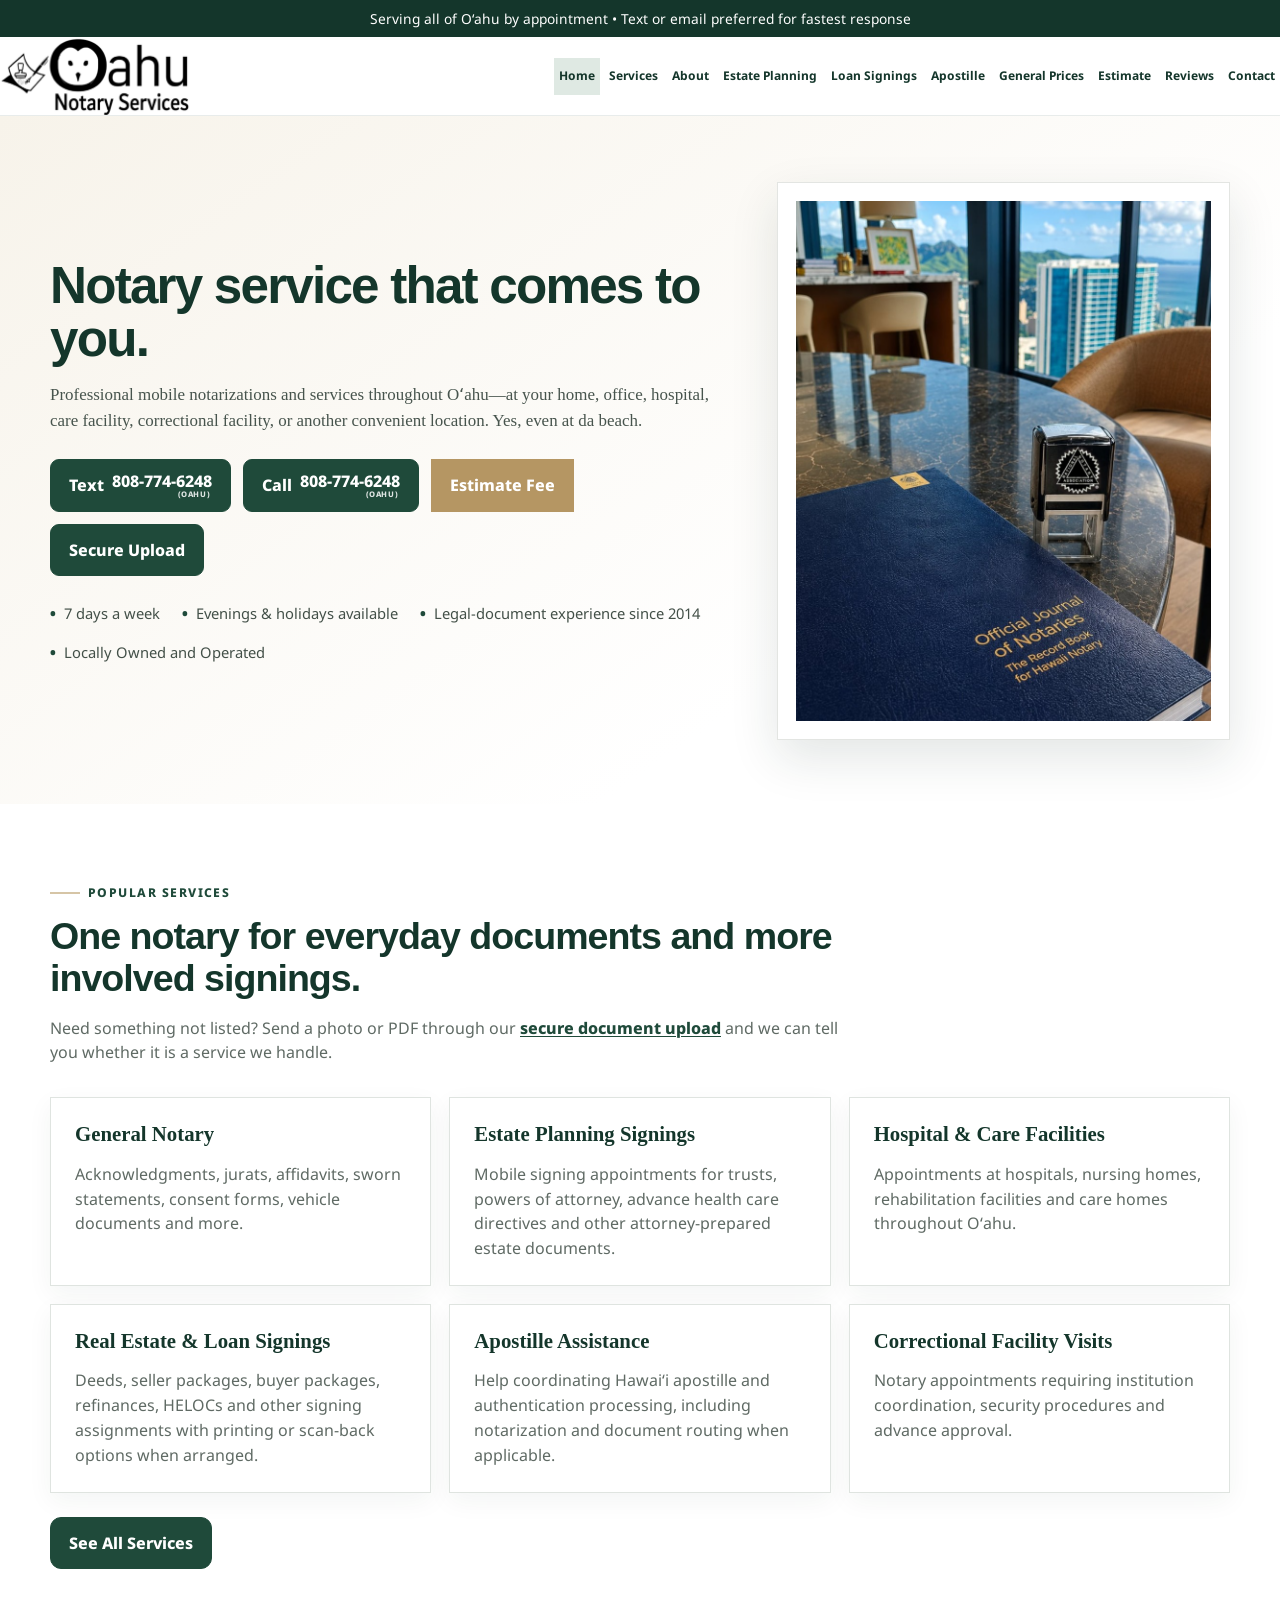
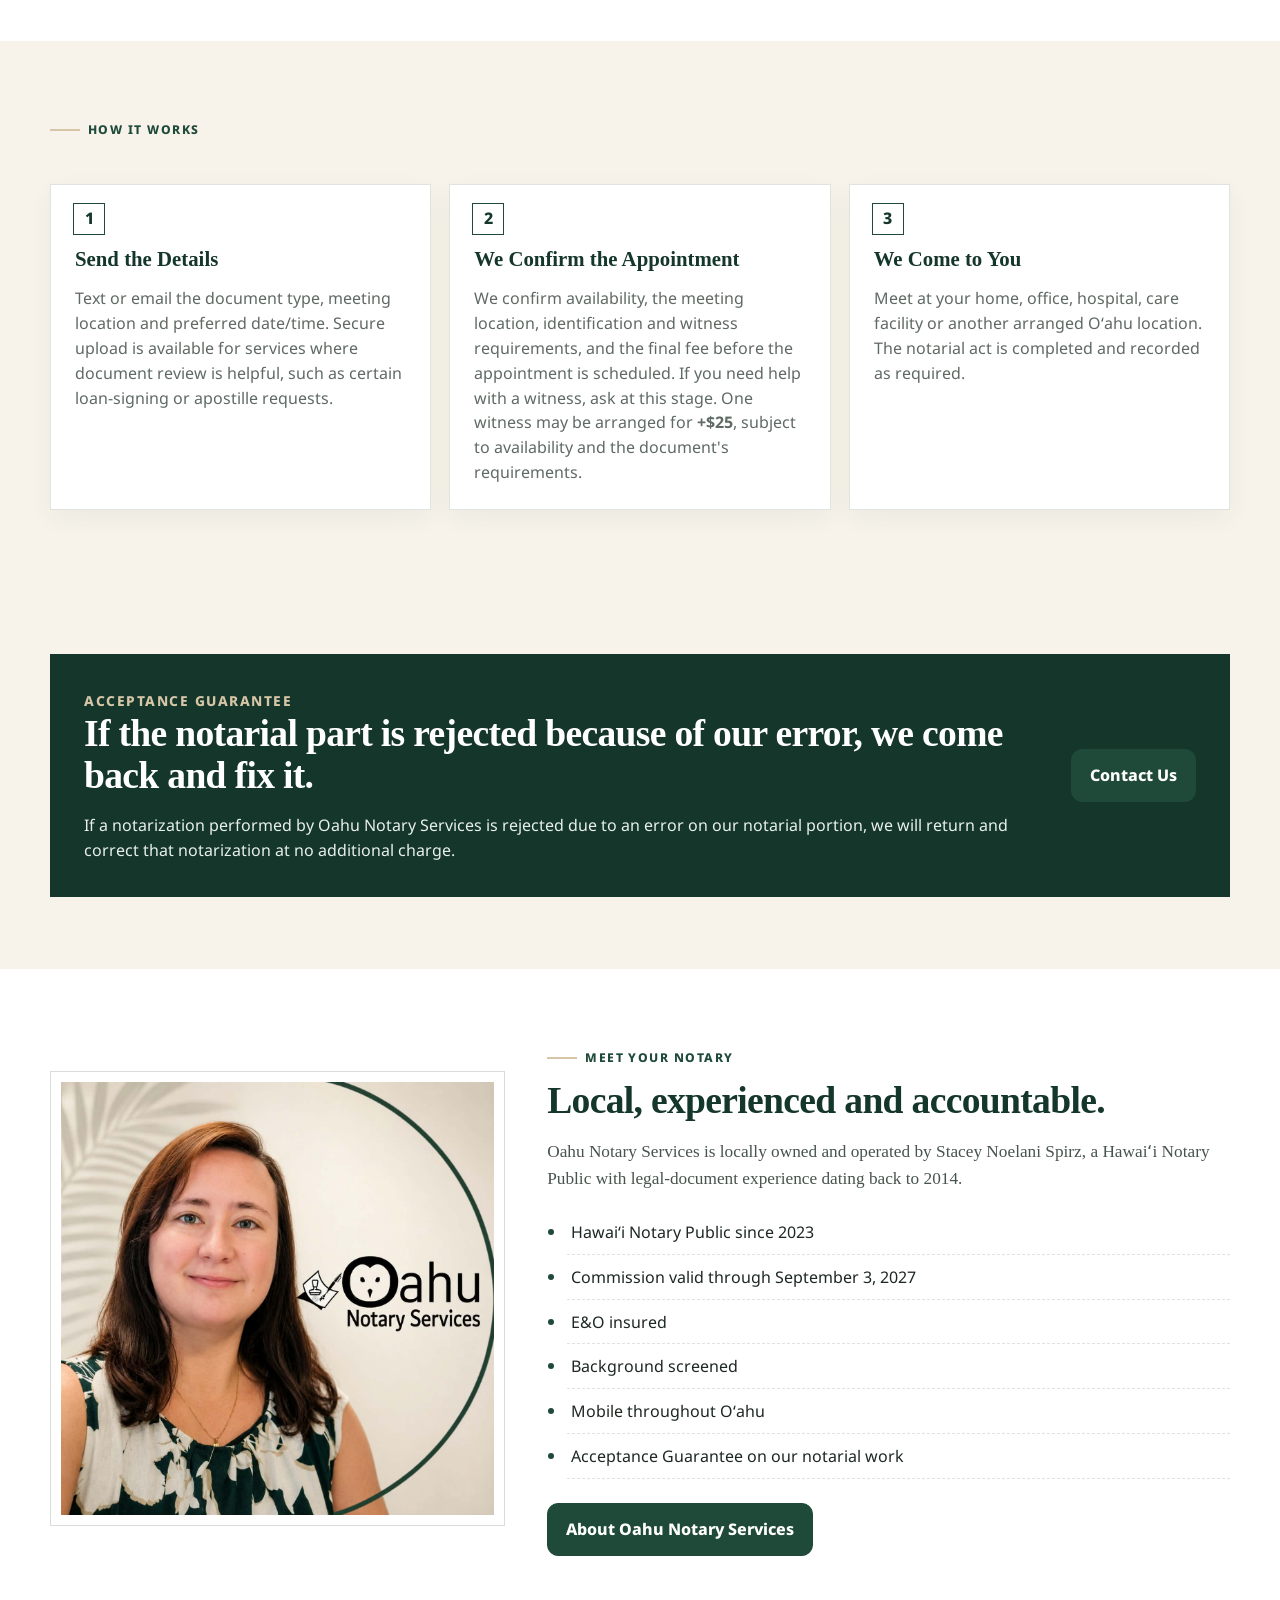
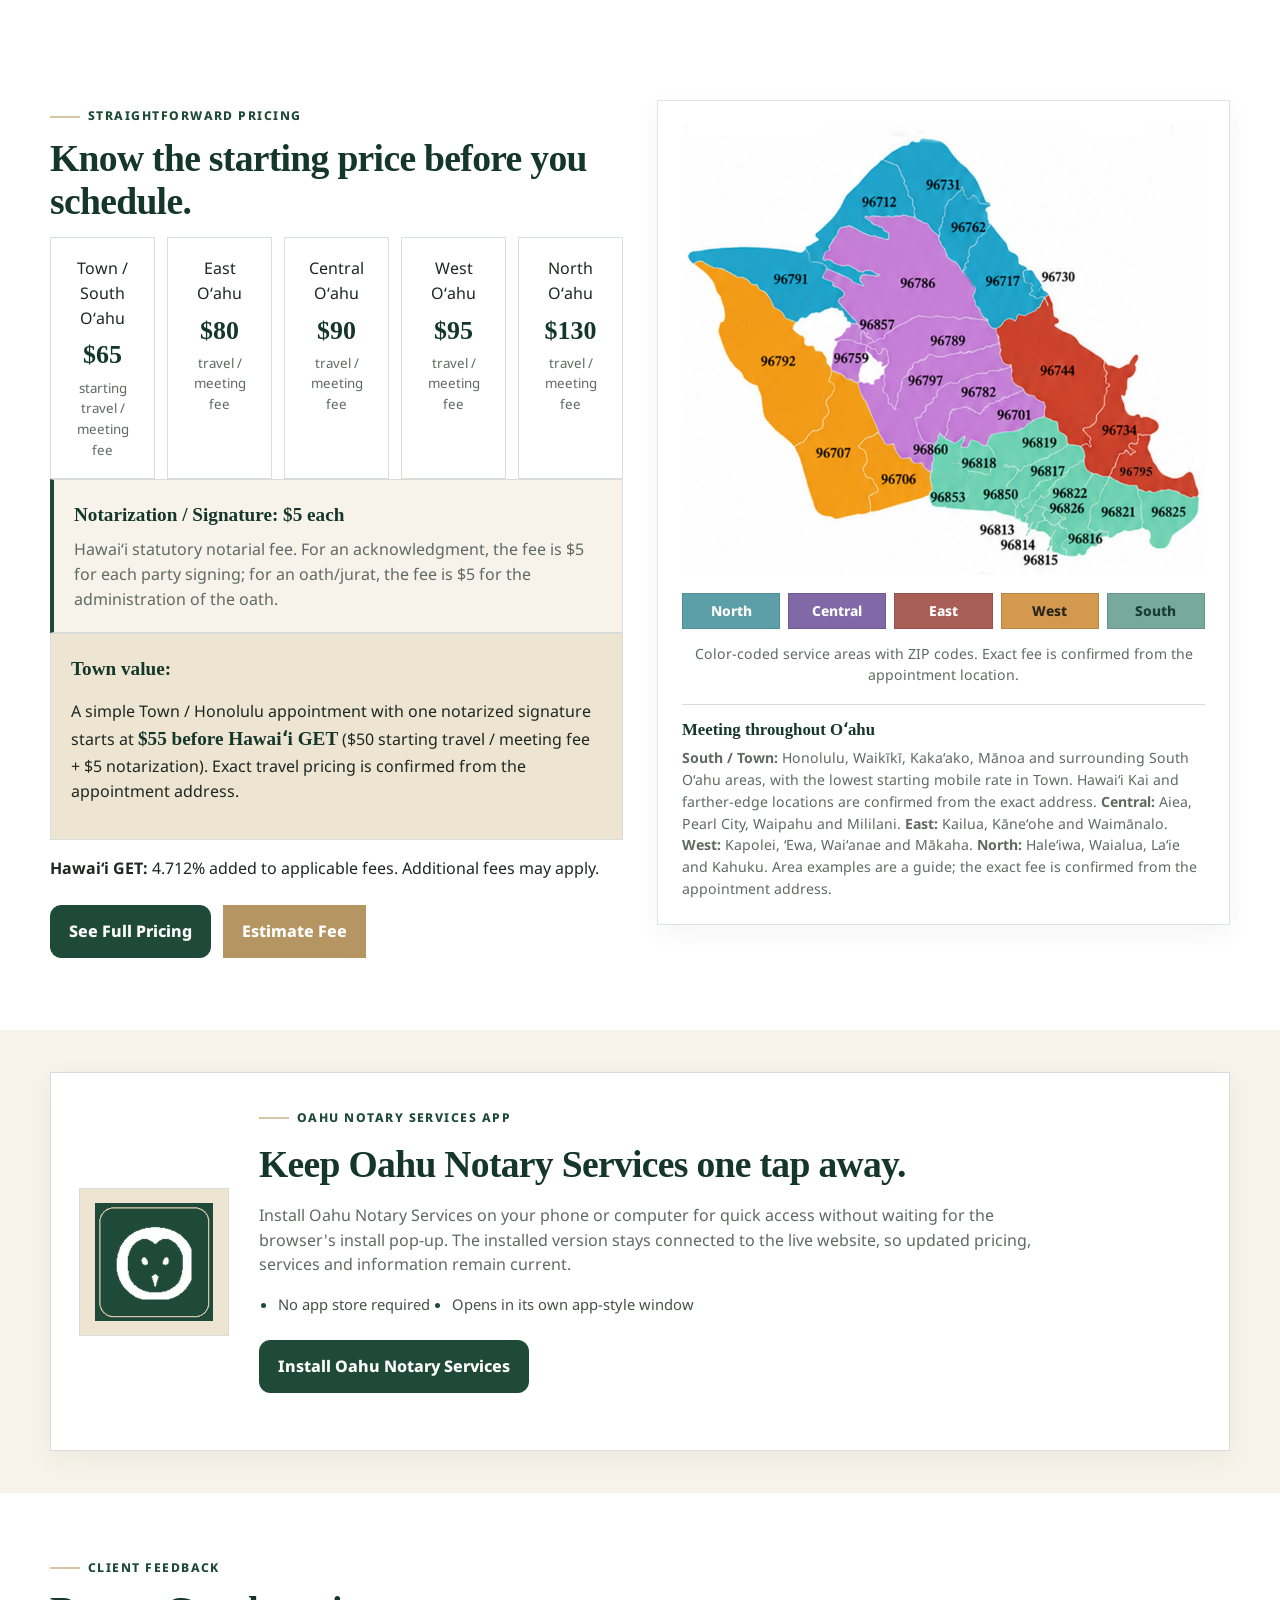
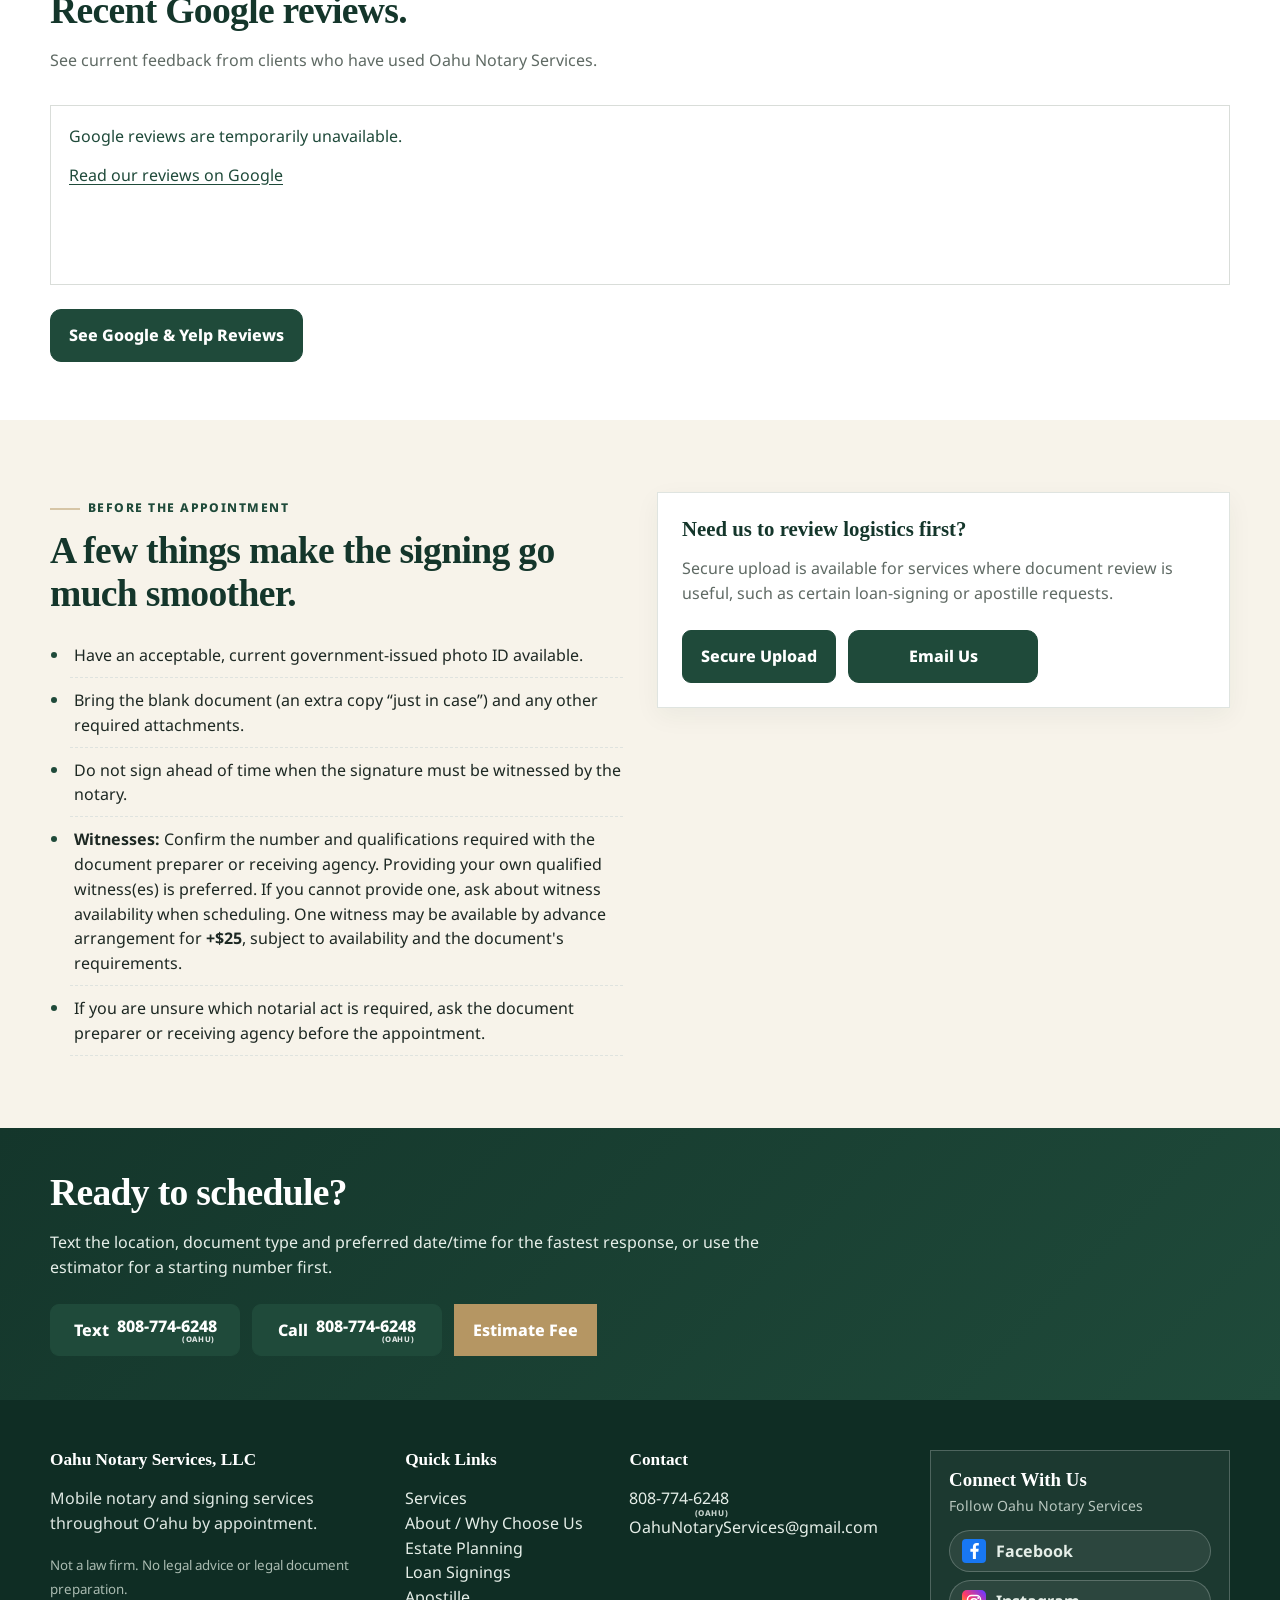
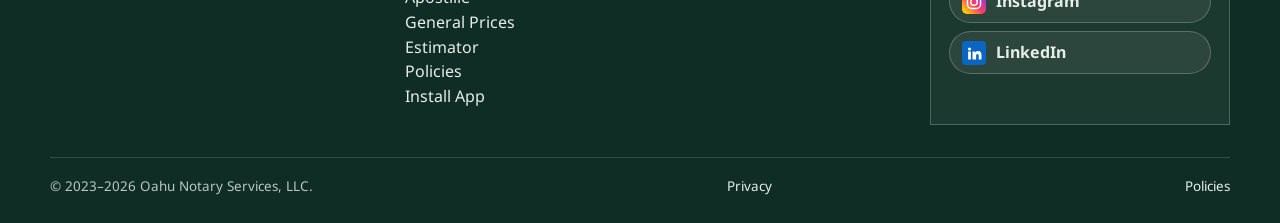
<file: index.html>
<!DOCTYPE html>

<html lang="en"><head><meta charset="utf-8"/><meta content="width=device-width,initial-scale=1" name="viewport"/>
<title>Oahu Notary Services | Mobile Notary on Oʻahu</title><meta content="Professional mobile notarizations and signing services throughout Oʻahu. Homes, offices, hospitals, care facilities, correctional facilities and convenient meeting locations. Call or text 808-774-6248." name="description"/><link href="https://www.oahunotaryservices.com/" rel="canonical"/><meta content="#1f4a3a" name="theme-color"/>
<link href="favicon.ico?v=20261013d" rel="icon" sizes="any"/>
<link href="assets/img/favicon-32.png?v=20261013d" rel="icon" sizes="32x32" type="image/png"/>
<link href="assets/img/favicon-16.png?v=20261013d" rel="icon" sizes="16x16" type="image/png"/>
<link href="assets/img/apple-touch-icon.png?v=20261013d" rel="apple-touch-icon" sizes="180x180"/>
<link href="manifest.webmanifest?v=20261013d" rel="manifest"/>
<meta content="Oahu Notary Services" name="application-name"/>
<meta content="Oahu Notary Services" name="apple-mobile-web-app-title"/>
<meta content="#1F4A3A" name="msapplication-TileColor"/>
<meta content="assets/img/ons-brand-icon-192.png?v=20261013d" name="msapplication-TileImage"/>
<meta content="yes" name="mobile-web-app-capable"/>
<meta content="yes" name="apple-mobile-web-app-capable"/>
<meta content="black-translucent" name="apple-mobile-web-app-status-bar-style"/>
<link href="assets/css/styles-v518.css?v=20261013d" rel="stylesheet"/><link href="assets/notary-reviews/reviews.css?v=20261118" rel="stylesheet"/><script type="application/ld+json">{"@context": "https://schema.org", "@type": ["LocalBusiness", "ProfessionalService"], "name": "Oahu Notary Services, LLC", "url": "https://www.oahunotaryservices.com/", "telephone": "+1-808-774-6248", "email": "OahuNotaryServices@gmail.com", "image": "https://www.oahunotaryservices.com/assets/img/stacey-oahu-notary.jpg", "logo": "https://www.oahunotaryservices.com/assets/img/oahu-notary-logo.png", "description": "Mobile notary, estate-planning signing, loan-signing and apostille-assistance services throughout Oʻahu, Hawaiʻi.", "areaServed": {"@type": "AdministrativeArea", "name": "Oʻahu, Hawaiʻi"}, "sameAs": ["https://www.facebook.com/OahuNotaryServices", "https://www.instagram.com/OahuNotaryServices", "https://www.linkedin.com/company/oahunotaryservices/"], "priceRange": "$$", "founder": {"@type": "Person", "name": "Stacey Noelani Spirz"}}</script></head><body><a class="skip-link" href="#main">Skip to content</a>
<div class="topbar">Serving all of Oʻahu by appointment • Text or email preferred for fastest response</div>
<header class="site-header">
<div class="container nav">
<a aria-label="Oahu Notary Services home" class="brand" href="index.html"><img alt="Oahu Notary Services" src="assets/img/oahu-notary-logo.png?v=20261013d"/></a>
<button aria-controls="mainNav" aria-expanded="false" class="menu-toggle" type="button">Menu</button>
<nav aria-label="Main navigation" class="nav-links" id="mainNav"><a class="active" href="index.html">Home</a><a href="services.html">Services</a><a href="about.html">About</a><a href="estate.html">Estate Planning</a><a href="loan-signings.html">Loan Signings</a><a href="apostille.html">Apostille</a><a href="pricing.html">General Prices</a><a href="estimate.html">Estimate</a><a href="reviews.html">Reviews</a><a href="contact.html">Contact</a></nav>
</div>
</header>
<main id="main">
<section class="hero"><div class="container hero-grid"><div>
<h1>Notary service that comes to you.</h1>
<p class="lede">Professional mobile notarizations and services throughout Oʻahu—at your home, office, hospital, care facility, correctional facility, or another convenient location. Yes, even at da beach.</p>
<div class="hero-actions"><a class="btn btn-contact" data-text-link="">Text</a><a class="btn btn-contact" data-phone-link="">Call</a><a class="btn btn-estimate" href="estimate.html">Estimate Fee</a><a class="btn btn-upload" data-upload-link="" rel="noopener" target="_blank">Secure Upload</a></div>
<div class="trust-line"><span>7 days a week</span><span>Evenings &amp; holidays available</span><span>Legal-document experience since 2014</span><span>Locally Owned and Operated</span></div>
</div><div class="hero-card"><img alt="Hawaiʻi notary journal and notary stamp with an Oʻahu view" class="home-hero-photo" src="assets/img/home-notary-journal.jpg?v=20261013d"/></div></div></section>
<section class="section"><div class="container">
<div class="section-head"><span class="eyebrow">Popular Services</span><h2 class="title-font compact-heading">One notary for everyday documents and more involved signings.</h2><p>Need something not listed? Send a photo or PDF through our <a class="text-link" data-upload-link="" rel="noopener" target="_blank">secure document upload</a> and we can tell you whether it is a service we handle.</p></div>
<div class="grid-3">
<article class="card service-card"><h3>General Notary</h3><p>Acknowledgments, jurats, affidavits, sworn statements, consent forms, vehicle documents and more.</p></article>
<a class="card card-link service-card" href="estate.html"><h3>Estate Planning Signings</h3><p>Mobile signing appointments for trusts, powers of attorney, advance health care directives and other attorney-prepared estate documents.</p></a>
<article class="card service-card"><h3>Hospital &amp; Care Facilities</h3><p>Appointments at hospitals, nursing homes, rehabilitation facilities and care homes throughout Oʻahu.</p></article>
<a class="card card-link service-card" href="loan-signings.html"><h3>Real Estate &amp; Loan Signings</h3><p>Deeds, seller packages, buyer packages, refinances, HELOCs and other signing assignments with printing or scan-back options when arranged.</p></a>
<a class="card card-link service-card" href="apostille.html"><h3>Apostille Assistance</h3><p>Help coordinating Hawaiʻi apostille and authentication processing, including notarization and document routing when applicable.</p></a>
<article class="card service-card"><h3>Correctional Facility Visits</h3><p>Notary appointments requiring institution coordination, security procedures and advance approval.</p></article>
</div><div class="button-row"><a class="btn btn-general" href="services.html">See All Services</a></div>
</div></section><section class="section alt how-it-works"><div class="container"><div class="section-head"><span class="eyebrow">How It Works</span></div><div class="grid-3"><div class="card process-card"><span class="process-step">1</span><h3>Send the Details</h3><p>Text or email the document type, meeting location and preferred date/time. Secure upload is available for services where document review is helpful, such as certain loan-signing or apostille requests.</p></div><div class="card process-card"><span class="process-step">2</span><h3>We Confirm the Appointment</h3><p>We confirm availability, the meeting location, identification and witness requirements, and the final fee before the appointment is scheduled. If you need help with a witness, ask at this stage. One witness may be arranged for <strong>+$25</strong>, subject to availability and the document's requirements.</p></div><div class="card process-card"><span class="process-step">3</span><h3>We Come to You</h3><p>Meet at your home, office, hospital, care facility or another arranged Oʻahu location. The notarial act is completed and recorded as required.</p></div></div></div></section>
<section class="section alt"><div class="container"><div class="guarantee"><div><span class="kicker" style="color:#d6c5a6">Acceptance Guarantee</span><h2 class="compact-heading">If the notarial part is rejected because of our error, we come back and fix it.</h2><p>If a notarization performed by Oahu Notary Services is rejected due to an error on our notarial portion, we will return and correct that notarization at no additional charge.</p></div><a class="btn btn-general" href="contact.html">Contact Us</a></div></div></section><section class="section"><div class="container about-preview-grid"><div class="about-preview-photo"><img alt="Stacey Noelani Spirz, owner and Hawaiʻi Notary Public for Oahu Notary Services" src="assets/img/stacey-oahu-notary.jpg?v=20261013d"/></div><div><span class="eyebrow">Meet Your Notary</span><h2 class="compact-heading">Local, experienced and accountable.</h2><p class="subheading">Oahu Notary Services is locally owned and operated by Stacey Noelani Spirz, a Hawaiʻi Notary Public with legal-document experience dating back to 2014.</p><ul class="list-clean trust-bullets"><li>Hawaiʻi Notary Public since 2023</li><li>Commission valid through September 3, 2027</li><li>E&amp;O insured</li><li>Background screened</li><li>Mobile throughout Oʻahu</li><li>Acceptance Guarantee on our notarial work</li></ul><div class="button-row"><a class="btn btn-general" href="about.html">About Oahu Notary Services</a></div></div></div></section>
<section class="section"><div class="container two-col"><div>
<span class="eyebrow">Straightforward Pricing</span><h2 class="compact-heading">Know the starting price before you schedule.</h2>
<div class="price-grid home-price-grid"><div class="price-pill">Town / South Oʻahu<strong>$65</strong><small>starting travel / meeting fee</small></div><div class="price-pill">East Oʻahu<strong>$80</strong><small>travel / meeting fee</small></div><div class="price-pill">Central Oʻahu<strong>$90</strong><small>travel / meeting fee</small></div><div class="price-pill">West Oʻahu<strong>$95</strong><small>travel / meeting fee</small></div><div class="price-pill">North Oʻahu<strong>$130</strong><small>travel / meeting fee</small></div></div>
<div class="pricing-note notarial-fee-highlight"><strong>Notarization / Signature: $5 each</strong><p>Hawaiʻi statutory notarial fee. For an acknowledgment, the fee is $5 for each party signing; for an oath/jurat, the fee is $5 for the administration of the oath.</p></div>
<div class="pricing-note"><strong>Town value:</strong><p>A simple Town / Honolulu appointment with one notarized signature starts at <strong>$55 before Hawaiʻi GET</strong> ($50 starting travel / meeting fee + $5 notarization). Exact travel pricing is confirmed from the appointment address.</p></div>
<p><strong>Hawaiʻi GET: </strong>4.712% added to applicable fees. Additional fees may apply.</p>
<div class="button-row"><a class="btn btn-general" href="pricing.html">See Full Pricing</a><a class="btn btn-estimate" href="estimate.html">Estimate Fee</a></div>
</div><div class="map-wrap"><img alt="Color-coded Oʻahu service-area map with ZIP codes" class="service-map-img" src="assets/img/oahu-zip-service-map.png?v=20261013d"/><div aria-label="Oʻahu service area color legend" class="map-legend">
<span class="map-legend-chip north">North</span>
<span class="map-legend-chip central">Central</span>
<span class="map-legend-chip east">East</span>
<span class="map-legend-chip west">West</span>
<span class="map-legend-chip south">South</span>
</div><p class="map-caption">Color-coded service areas with ZIP codes. Exact fee is confirmed from the appointment location.</p><div class="service-area-text"><h3>Meeting throughout Oʻahu</h3><p><strong>South / Town:</strong> Honolulu, Waikīkī, Kakaʻako, Mānoa and surrounding South Oʻahu areas, with the lowest starting mobile rate in Town. Hawaiʻi Kai and farther-edge locations are confirmed from the exact address. <strong>Central:</strong> Aiea, Pearl City, Waipahu and Mililani. <strong>East:</strong> Kailua, Kāneʻohe and Waimānalo. <strong>West:</strong> Kapolei, ʻEwa, Waiʻanae and Mākaha. <strong>North:</strong> Haleʻiwa, Waialua, Laʻie and Kahuku. Area examples are a guide; the exact fee is confirmed from the appointment address.</p></div></div></div></section>
<section class="section app-install-section" id="install-app"><div class="container">
<div class="app-install-card">
<div class="app-install-brand"><img alt="Oahu Notary Services app icon" src="assets/img/ons-brand-icon-192.png?v=20261013d"/></div>
<div class="app-install-copy"><span class="eyebrow">Oahu Notary Services App</span><h2 class="compact-heading">Keep Oahu Notary Services one tap away.</h2>
<p>Install Oahu Notary Services on your phone or computer for quick access without waiting for the browser's install pop-up. The installed version stays connected to the live website, so updated pricing, services and information remain current.</p>
<ul class="app-install-benefits"><li>No app store required</li><li>Opens in its own app-style window</li></ul>
<div class="button-row"><button class="btn btn-general" data-install-app="" type="button">Install Oahu Notary Services</button></div>
<p aria-live="polite" class="app-install-status" data-install-status=""></p>
<div class="app-install-help" data-install-help="" hidden=""></div>
</div></div>
</div></section><section class="section home-reviews"><div class="container"><div class="section-head"><span class="eyebrow">Client Feedback</span><h2 class="compact-heading">Recent Google reviews.</h2><p>See current feedback from clients who have used Oahu Notary Services.</p></div><div class="review-widget-shell home-review-shell"><div data-notary-reviews data-endpoint="https://oahu-notary-reviews.oahunotaryservices.workers.dev/reviews" aria-live="polite"><p>Loading recent Google reviews…</p></div></div><div class="button-row"><a class="btn btn-general" href="reviews.html">See Google &amp; Yelp Reviews</a></div></div></section>
<section class="section alt"><div class="container two-col"><div><span class="eyebrow">Before the Appointment</span><h2 class="compact-heading">A few things make the signing go much smoother.</h2><ul class="list-clean"><li>Have an acceptable, current government-issued photo ID available.</li><li>Bring the blank document (an extra copy “just in case”) and any other required attachments.</li><li>Do not sign ahead of time when the signature must be witnessed by the notary.</li><li><strong>Witnesses:</strong> Confirm the number and qualifications required with the document preparer or receiving agency. Providing your own qualified witness(es) is preferred. If you cannot provide one, ask about witness availability when scheduling. One witness may be available by advance arrangement for <strong>+$25</strong>, subject to availability and the document's requirements.</li><li>If you are unsure which notarial act is required, ask the document preparer or receiving agency before the appointment.</li></ul></div>
<div class="card"><h3>Need us to review logistics first?</h3><p>Secure upload is available for services where document review is useful, such as certain loan-signing or apostille requests.</p><div class="button-row contact-actions"><a class="btn btn-upload" data-upload-link="" rel="noopener" target="_blank">Secure Upload</a><a class="btn btn-contact" data-email-link="">Email Us</a></div></div></div></section>
<section class="cta-band"><div class="container"><h2 class="compact-heading">Ready to schedule?</h2><p>Text the location, document type and preferred date/time for the fastest response, or use the estimator for a starting number first.</p><div class="button-row contact-actions"><a class="btn btn-contact" data-text-link="">Text</a><a class="btn btn-contact" data-phone-link="">Call</a><a class="btn btn-estimate" href="estimate.html">Estimate Fee</a></div></div></section>
</main><footer class="footer"><div class="container"><div class="footer-grid">
<div class="footer-brand"><h3>Oahu Notary Services, LLC</h3><p>Mobile notary and signing services throughout Oʻahu by appointment.</p><small>Not a law firm. No legal advice or legal document preparation.</small></div>
<div><h3>Quick Links</h3><p><a href="services.html">Services</a><br/><a href="about.html">About / Why Choose Us</a><br/><a href="estate.html">Estate Planning</a><br/><a href="loan-signings.html">Loan Signings</a><br/><a href="apostille.html">Apostille</a><br/><a href="pricing.html">General Prices</a><br/><a href="estimate.html">Estimator</a><br/><a href="policies.html">Policies</a><br/><a href="index.html#install-app">Install App</a></p></div>
<div class="footer-contact"><h3>Contact</h3><p><a data-phone-link="">808-774-6248</a><br/><a data-email-link="">OahuNotaryServices@gmail.com</a></p></div>
<div class="footer-connect"><h3 class="connect-title">Connect With Us</h3><p class="connect-copy">Follow Oahu Notary Services</p><div class="social-links"><a class="social-link" href="https://www.facebook.com/OahuNotaryServices" rel="noopener" target="_blank"><img alt="" src="assets/img/social-facebook.svg?v=20261013d"/>Facebook</a><a class="social-link" href="https://www.instagram.com/OahuNotaryServices" rel="noopener" target="_blank"><img alt="" src="assets/img/social-instagram.svg?v=20261013d"/>Instagram</a><a class="social-link" href="https://www.linkedin.com/company/oahunotaryservices/" rel="noopener" target="_blank"><img alt="" src="assets/img/social-linkedin.svg?v=20261013d"/>LinkedIn</a></div></div>
</div><div class="footer-bottom"><span>© 2023–<span data-year="">2026</span> Oahu Notary Services, LLC.</span><a href="privacy.html">Privacy</a><a href="policies.html">Policies</a></div></div></footer>
<script defer src="assets/notary-reviews/reviews.js?v=20261118"></script><script src="assets/js/site-v518.js?v=20261013d"></script></body></html>
</file>
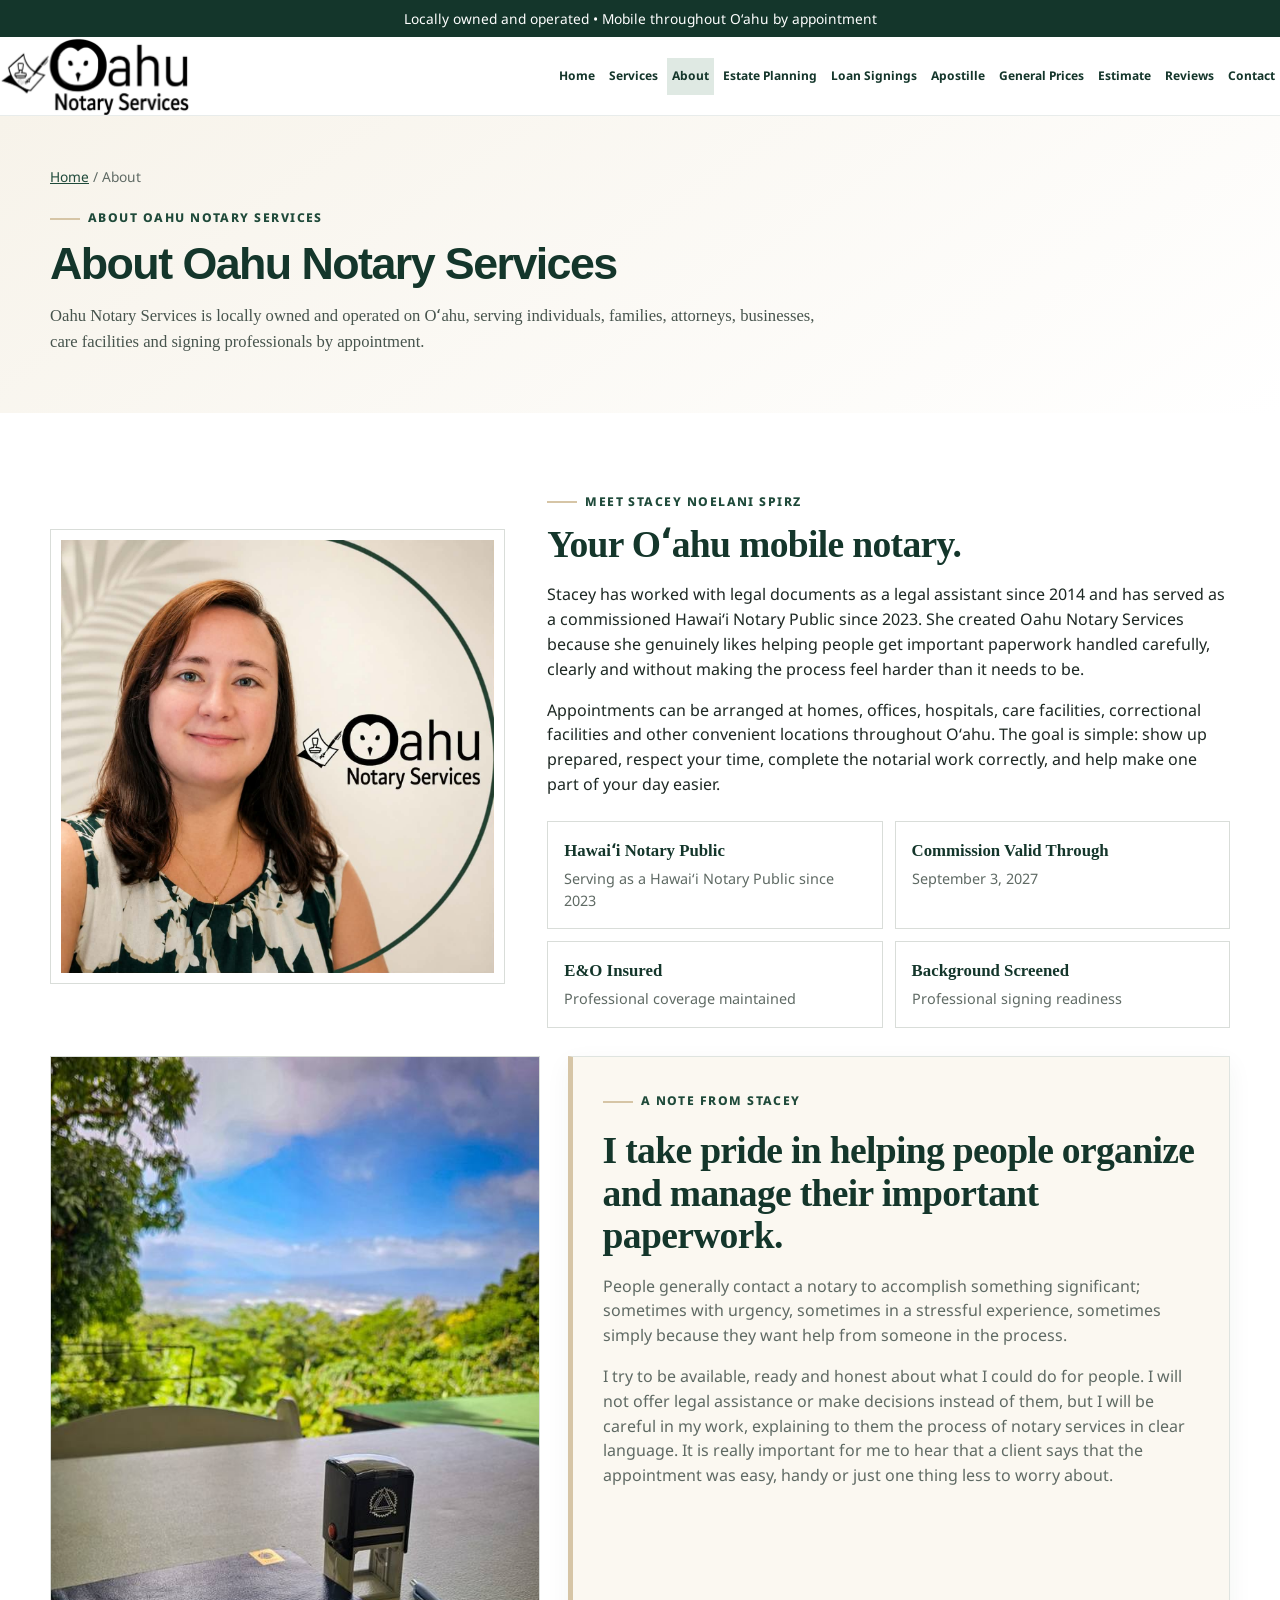
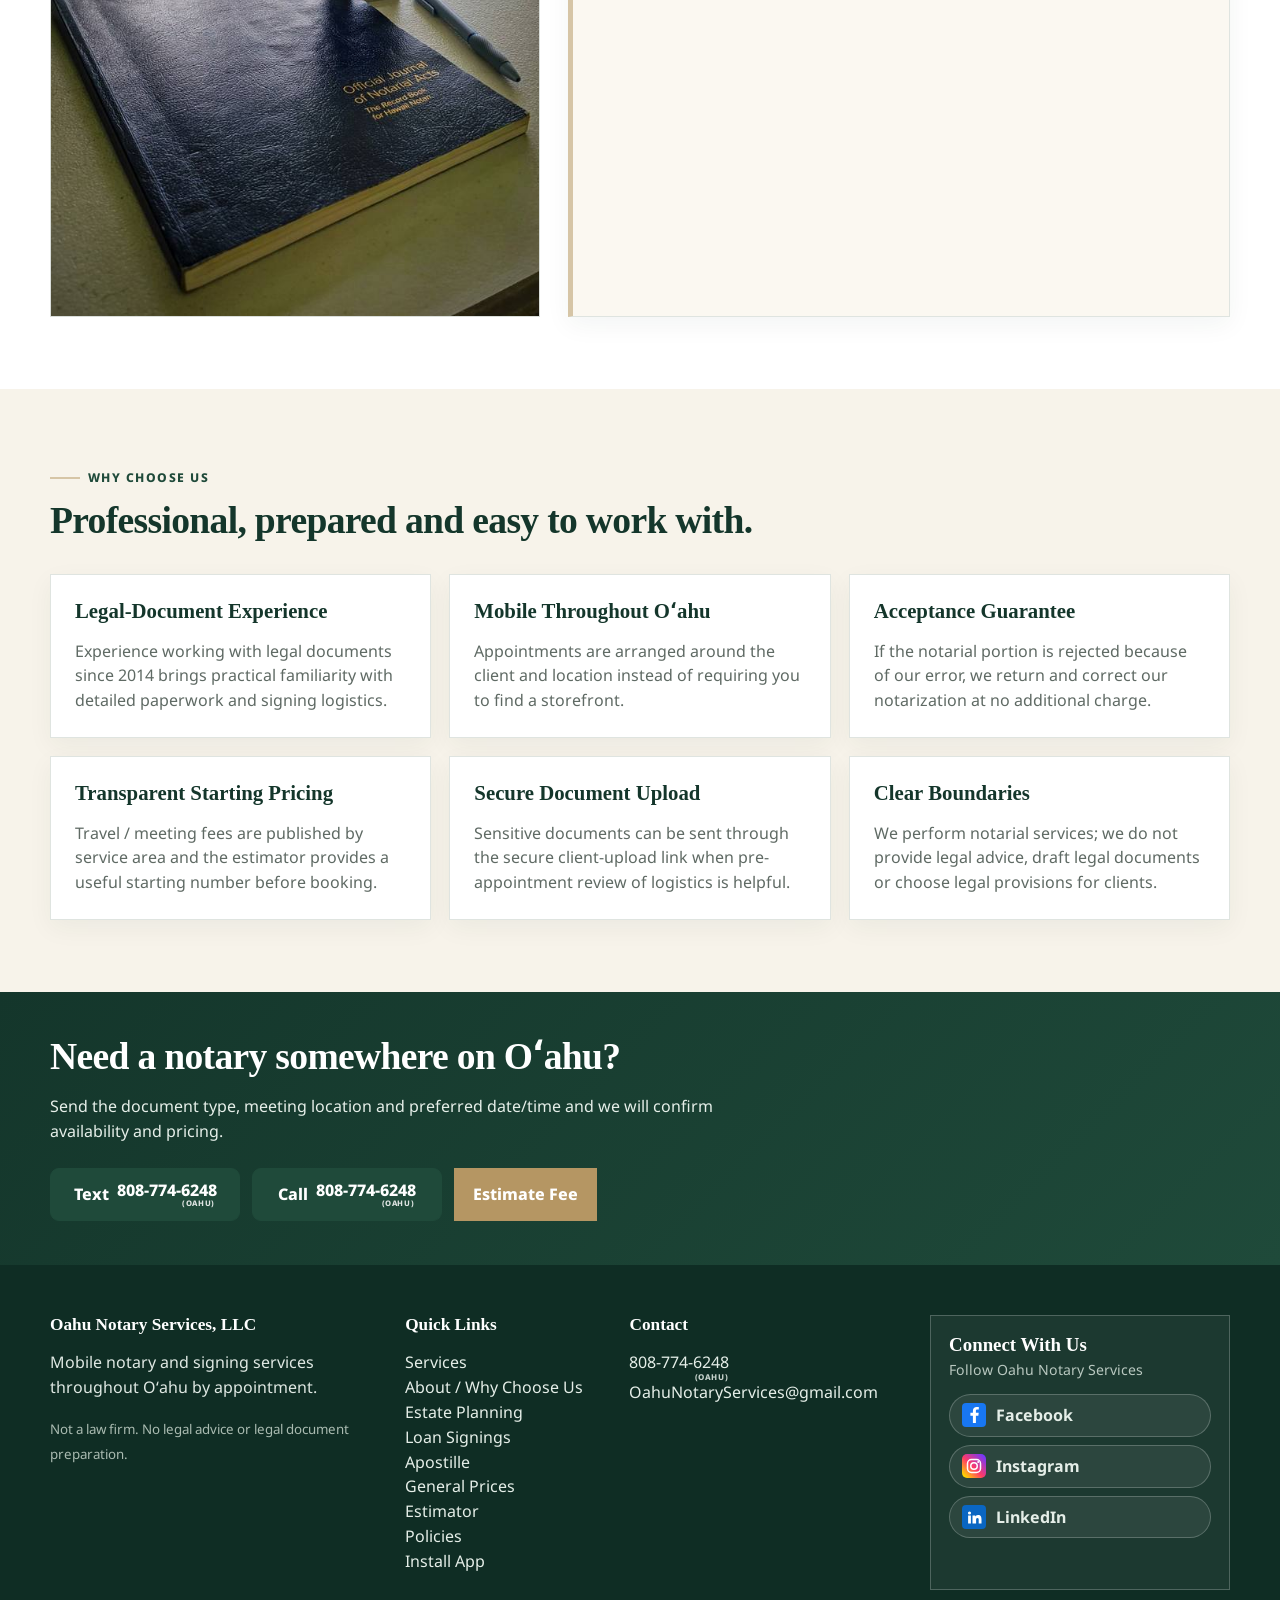
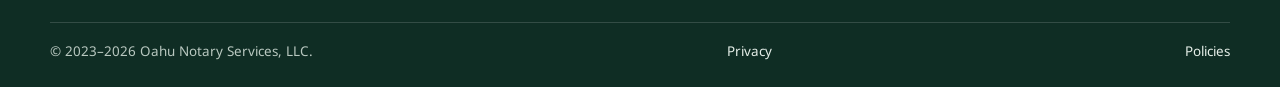
<file: about.html>
<!DOCTYPE html>

<html lang="en"><head><meta charset="utf-8"/><meta content="width=device-width,initial-scale=1" name="viewport"/>
<title>About | Oahu Notary Services</title><meta content="Meet Stacey Noelani Spirz, owner of Oahu Notary Services. Friendly, professional mobile notary service throughout Oʻahu with legal-document experience since 2014." name="description"/><link href="https://www.oahunotaryservices.com/about.html" rel="canonical"/><meta content="#1F4A3A" name="theme-color"/>
<link href="favicon.ico?v=20261013d" rel="icon" sizes="any"/><link href="assets/img/favicon-32.png?v=20261013d" rel="icon" sizes="32x32" type="image/png"/><link href="assets/img/favicon-16.png?v=20261013d" rel="icon" sizes="16x16" type="image/png"/><link href="assets/img/apple-touch-icon.png?v=20261013d" rel="apple-touch-icon" sizes="180x180"/><link href="manifest.webmanifest?v=20261013d" rel="manifest"/><meta content="Oahu Notary Services" name="application-name"/><meta content="Oahu Notary Services" name="apple-mobile-web-app-title"/><link href="assets/css/styles-v518.css?v=20261114a" rel="stylesheet"/></head><body><a class="skip-link" href="#main">Skip to content</a>
<div class="topbar">Locally owned and operated • Mobile throughout Oʻahu by appointment</div><header class="site-header"><div class="container nav"><a aria-label="Oahu Notary Services home" class="brand" href="index.html"><img alt="Oahu Notary Services" src="assets/img/oahu-notary-logo.png?v=20261013d"/></a><button aria-controls="mainNav" aria-expanded="false" class="menu-toggle" type="button">Menu</button><nav aria-label="Main navigation" class="nav-links" id="mainNav"><a href="index.html">Home</a><a href="services.html">Services</a><a class="active" href="about.html">About</a><a href="estate.html">Estate Planning</a><a href="loan-signings.html">Loan Signings</a><a href="apostille.html">Apostille</a><a href="pricing.html">General Prices</a><a href="estimate.html">Estimate</a><a href="reviews.html">Reviews</a><a href="contact.html">Contact</a></nav></div></header>
<main id="main"><section class="page-hero"><div class="container"><div class="breadcrumb"><a href="index.html">Home</a> / About</div><span class="eyebrow">About Oahu Notary Services</span><h1>About Oahu Notary Services</h1><p class="lede">Oahu Notary Services is locally owned and operated on Oʻahu, serving individuals, families, attorneys, businesses, care facilities and signing professionals by appointment.</p></div></section>
<section class="section"><div class="container about-page-grid"><div class="about-page-photo"><img alt="Stacey Noelani Spirz, owner and Hawaiʻi Notary Public for Oahu Notary Services" src="assets/img/stacey-oahu-notary.jpg?v=20261013d"/></div><div><span class="eyebrow">Meet Stacey Noelani Spirz</span><h2 class="compact-heading">Your Oʻahu mobile notary.</h2><p>Stacey has worked with legal documents as a legal assistant since 2014 and has served as a commissioned Hawaiʻi Notary Public since 2023. She created Oahu Notary Services because she genuinely likes helping people get important paperwork handled carefully, clearly and without making the process feel harder than it needs to be.</p><p>Appointments can be arranged at homes, offices, hospitals, care facilities, correctional facilities and other convenient locations throughout Oʻahu. The goal is simple: show up prepared, respect your time, complete the notarial work correctly, and help make one part of your day easier.</p><div class="credential-grid"><div><strong>Hawaiʻi Notary Public</strong><span>Serving as a Hawaiʻi Notary Public since 2023</span></div><div><strong>Commission Valid Through</strong><span>September 3, 2027</span></div><div><strong>E&amp;O Insured</strong><span>Professional coverage maintained</span></div><div><strong>Background Screened</strong><span>Professional signing readiness</span></div></div></div></div><div class="container about-work-note-grid">
<figure class="about-work-photo">
<img src="assets/img/stacey-notary-work-oahu.svg?v=20261114a" alt="Hawaiʻi notary journal, notary stamp and pen at an Oʻahu mobile notary appointment" loading="lazy"/>
<figcaption>Mobile notary work on Oʻahu.</figcaption>
</figure>
<div class="card about-personal-note">
<span class="eyebrow">A Note from Stacey</span>
<h2 class="compact-heading">I take pride in helping people organize and manage their important paperwork.</h2>
<p>People generally contact a notary to accomplish something significant; sometimes with urgency, sometimes in a stressful experience, sometimes simply because they want help from someone in the process.</p>
<p>I try to be available, ready and honest about what I could do for people. I will not offer legal assistance or make decisions instead of them, but I will be careful in my work, explaining to them the process of notary services in clear language. It is really important for me to hear that a client says that the appointment was easy, handy or just one thing less to worry about.</p>
</div>
</div></section>
<section class="section alt"><div class="container"><div class="section-head"><span class="eyebrow">Why Choose Us</span><h2 class="compact-heading">Professional, prepared and easy to work with.</h2></div><div class="grid-3"><div class="card"><h3>Legal-Document Experience</h3><p>Experience working with legal documents since 2014 brings practical familiarity with detailed paperwork and signing logistics.</p></div><div class="card"><h3>Mobile Throughout Oʻahu</h3><p>Appointments are arranged around the client and location instead of requiring you to find a storefront.</p></div><div class="card"><h3>Acceptance Guarantee</h3><p>If the notarial portion is rejected because of our error, we return and correct our notarization at no additional charge.</p></div><div class="card"><h3>Transparent Starting Pricing</h3><p>Travel / meeting fees are published by service area and the estimator provides a useful starting number before booking.</p></div><div class="card"><h3>Secure Document Upload</h3><p>Sensitive documents can be sent through the secure client-upload link when pre-appointment review of logistics is helpful.</p></div><div class="card"><h3>Clear Boundaries</h3><p>We perform notarial services; we do not provide legal advice, draft legal documents or choose legal provisions for clients.</p></div></div></div></section>
<section class="cta-band"><div class="container"><h2 class="compact-heading">Need a notary somewhere on Oʻahu?</h2><p>Send the document type, meeting location and preferred date/time and we will confirm availability and pricing.</p><div class="button-row contact-actions"><a class="btn btn-contact" data-text-link="">Text</a><a class="btn btn-contact" data-phone-link="">Call</a><a class="btn btn-estimate" href="estimate.html">Estimate Fee</a></div></div></section></main>
<footer class="footer"><div class="container"><div class="footer-grid"><div class="footer-brand"><h3>Oahu Notary Services, LLC</h3><p>Mobile notary and signing services throughout Oʻahu by appointment.</p><small>Not a law firm. No legal advice or legal document preparation.</small></div><div><h3>Quick Links</h3><p><a href="services.html">Services</a><br/><a href="about.html">About / Why Choose Us</a><br/><a href="estate.html">Estate Planning</a><br/><a href="loan-signings.html">Loan Signings</a><br/><a href="apostille.html">Apostille</a><br/><a href="pricing.html">General Prices</a><br/><a href="estimate.html">Estimator</a><br/><a href="policies.html">Policies</a><br/><a href="index.html#install-app">Install App</a></p></div><div class="footer-contact"><h3>Contact</h3><p><a data-phone-link="">808-774-6248</a><br/><a data-email-link="">OahuNotaryServices@gmail.com</a></p></div><div class="footer-connect"><h3 class="connect-title">Connect With Us</h3><p class="connect-copy">Follow Oahu Notary Services</p><div class="social-links"><a class="social-link" href="https://www.facebook.com/OahuNotaryServices" rel="noopener" target="_blank"><img alt="" src="assets/img/social-facebook.svg?v=20261013d"/>Facebook</a><a class="social-link" href="https://www.instagram.com/OahuNotaryServices" rel="noopener" target="_blank"><img alt="" src="assets/img/social-instagram.svg?v=20261013d"/>Instagram</a><a class="social-link" href="https://www.linkedin.com/company/oahunotaryservices/" rel="noopener" target="_blank"><img alt="" src="assets/img/social-linkedin.svg?v=20261013d"/>LinkedIn</a></div></div></div><div class="footer-bottom"><span>© 2023–<span data-year="">2026</span> Oahu Notary Services, LLC.</span><a href="privacy.html">Privacy</a><a href="policies.html">Policies</a></div></div></footer><script src="assets/js/site-v518.js?v=20261013d"></script></body></html>
</file>
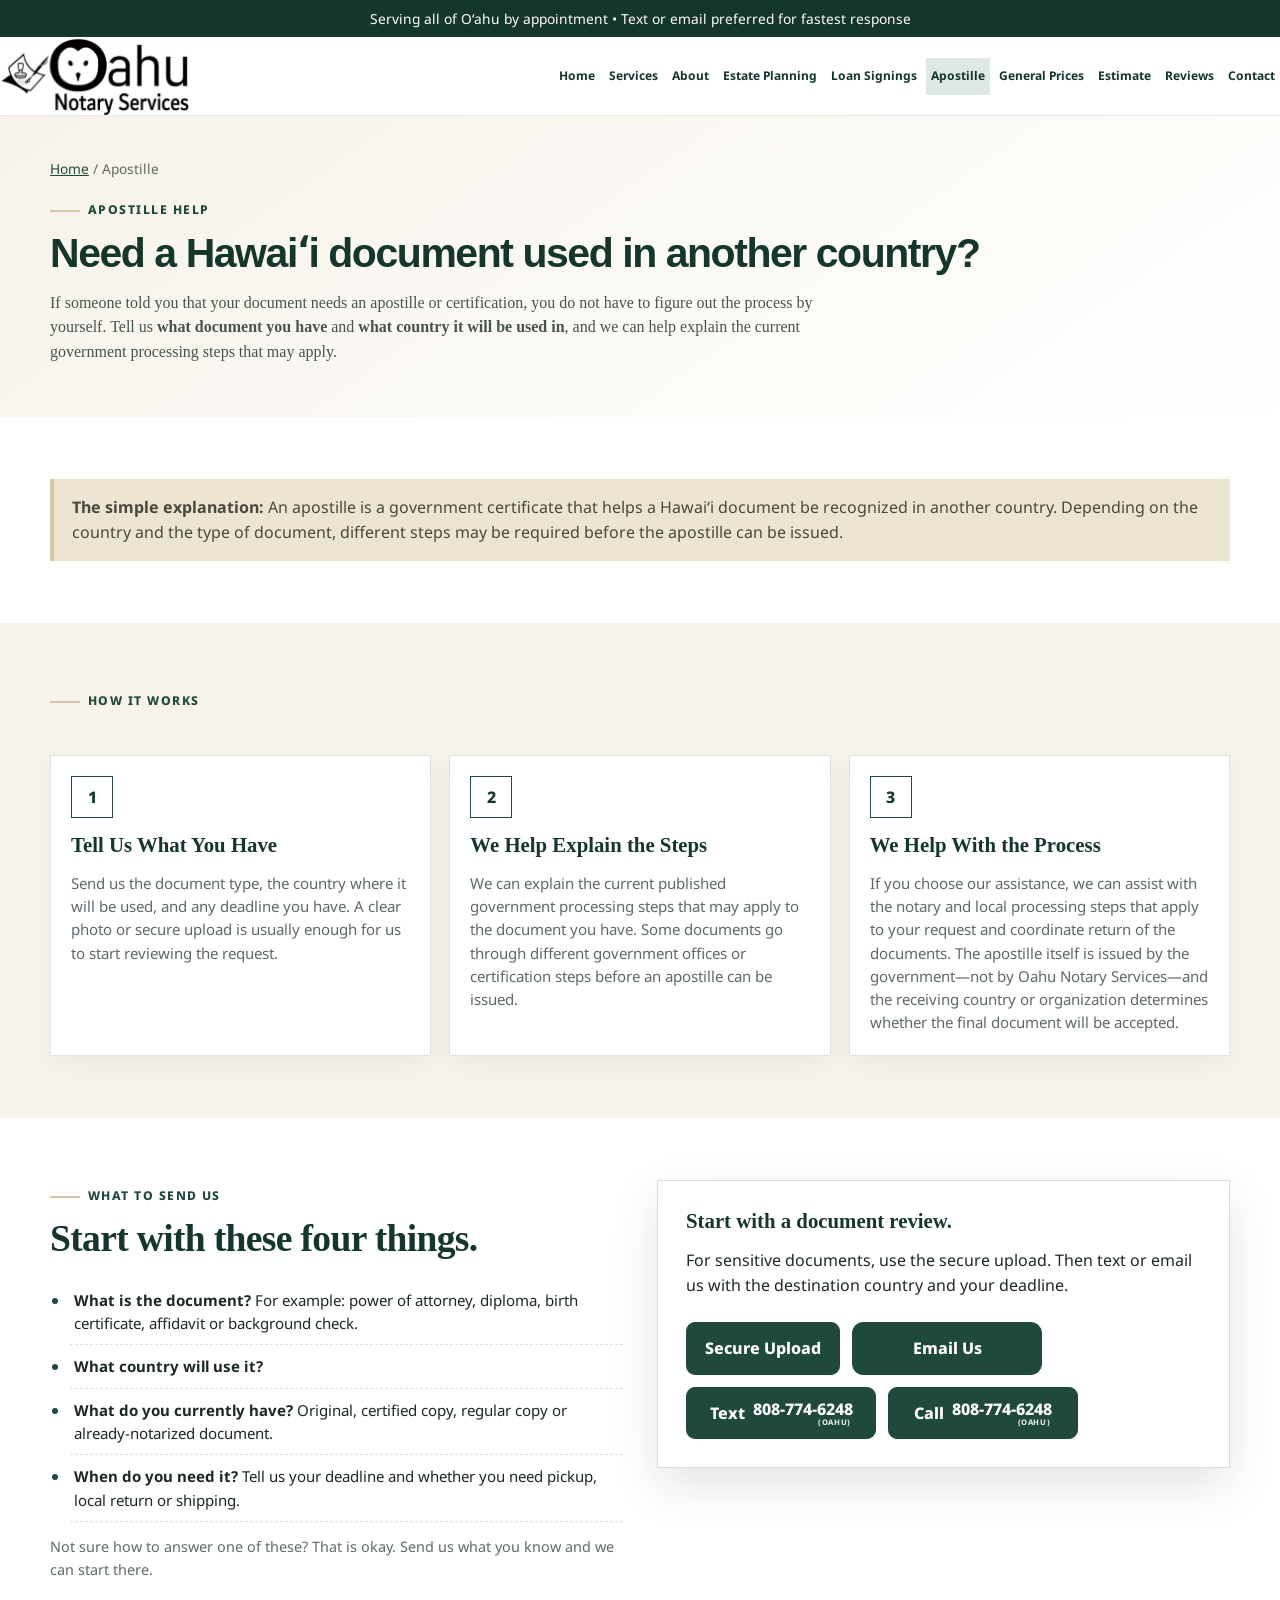
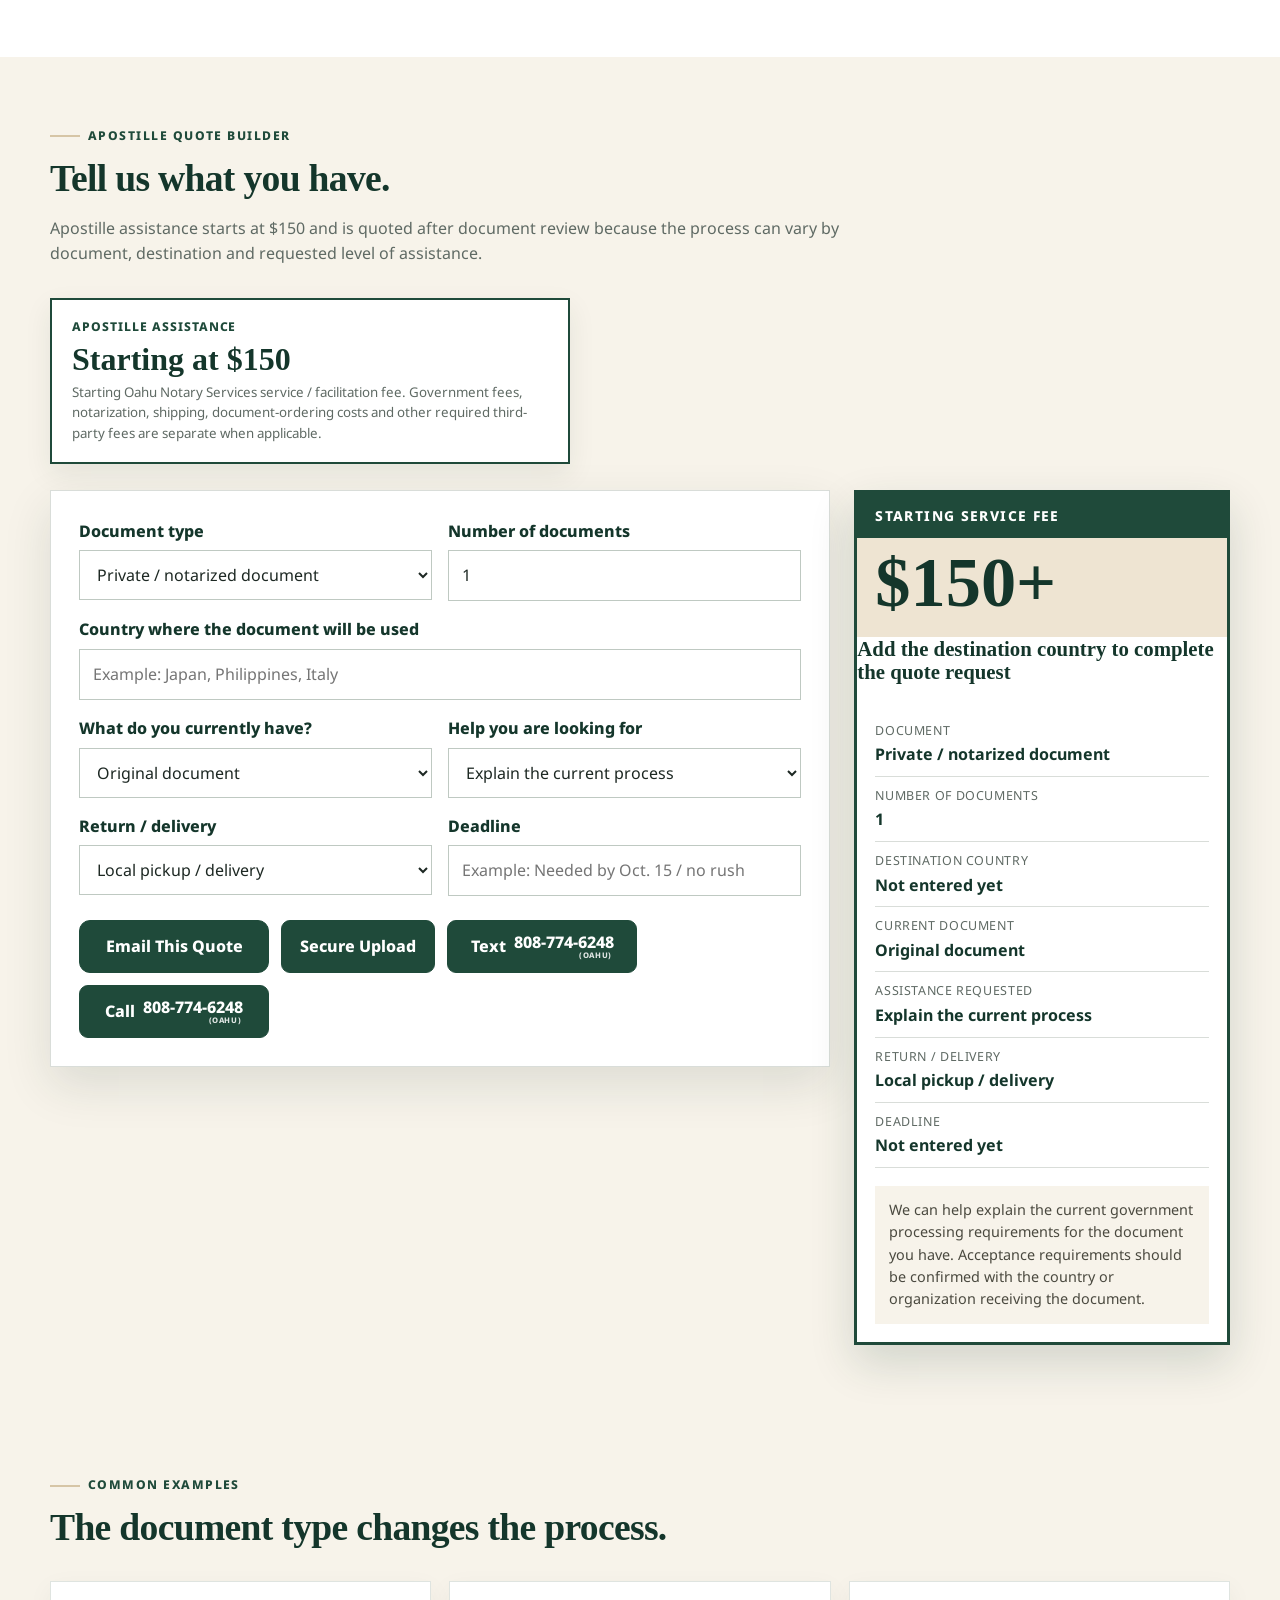
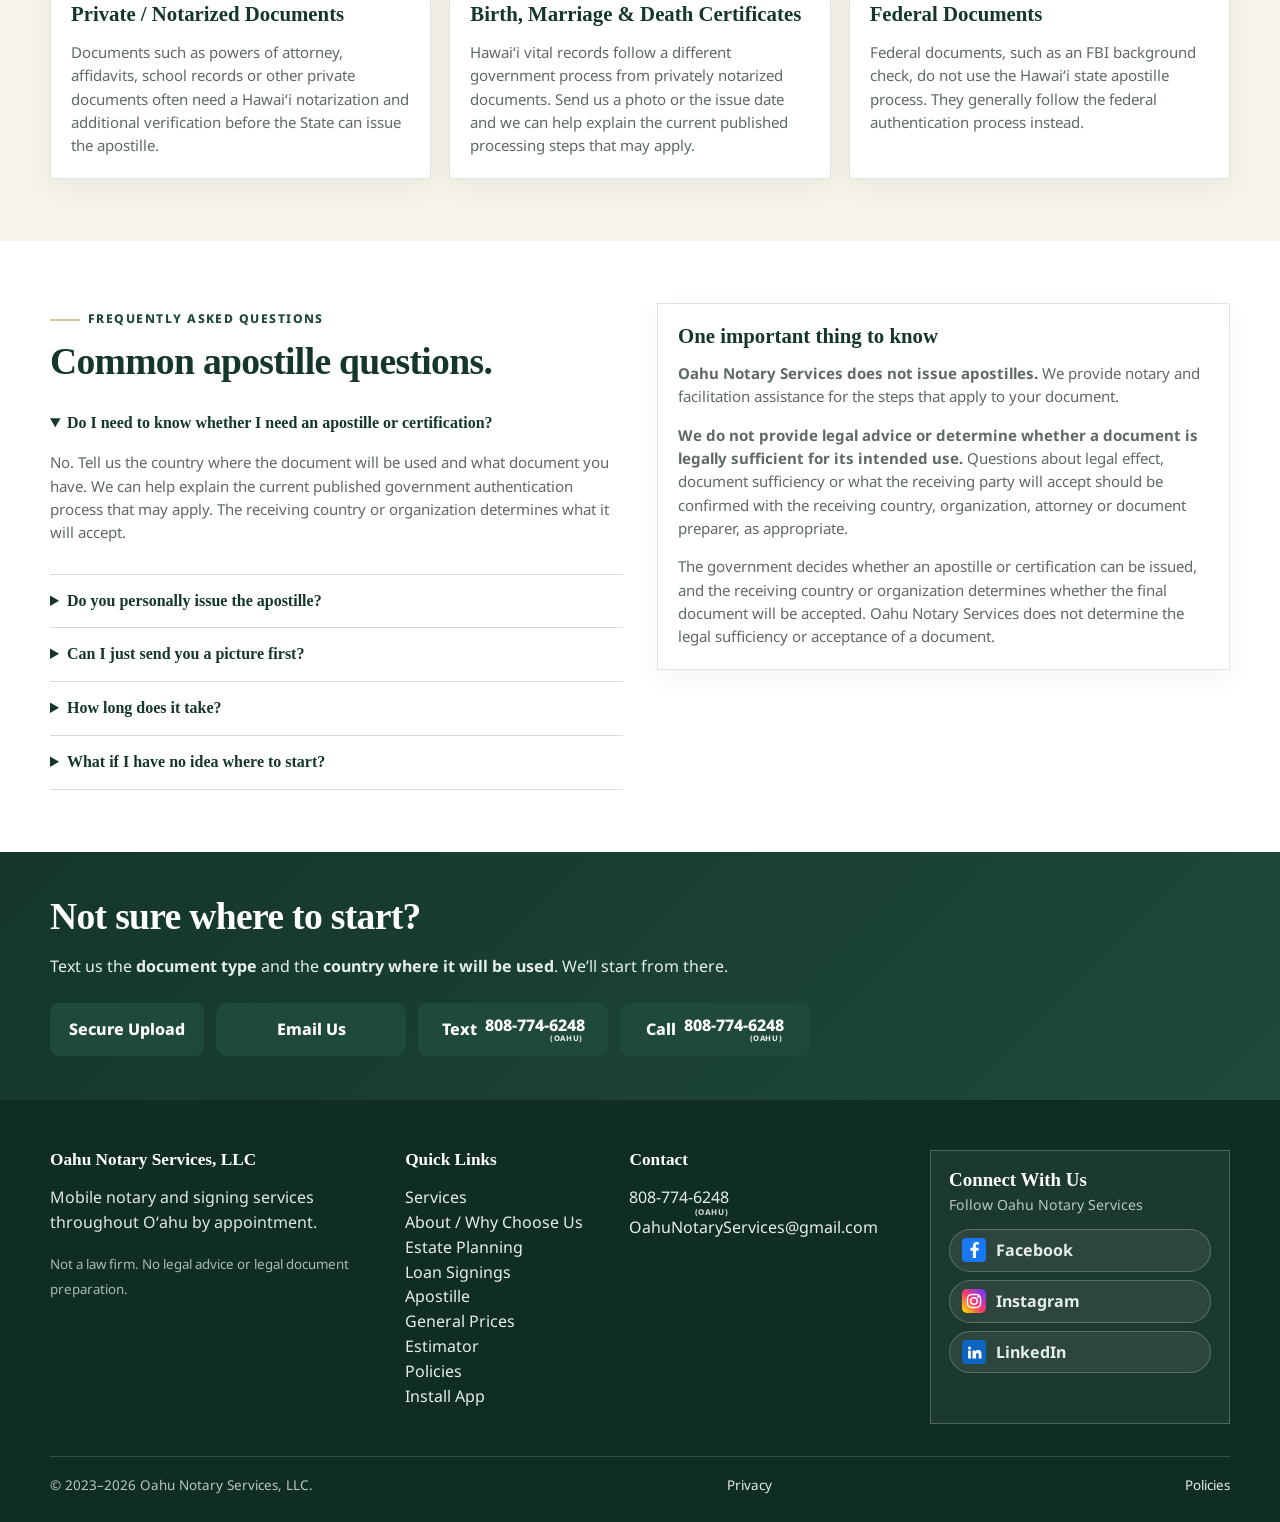
<file: apostille.html>
<!DOCTYPE html>

<html lang="en"><head><meta charset="utf-8"/><meta content="width=device-width,initial-scale=1" name="viewport"/>
<title>Apostille Help in Hawaiʻi | Oahu Notary Services</title><meta content="Simple apostille assistance for Hawaiʻi documents. Tell us what document you have and what country it will be used in, and we can help explain the current government processing steps that may apply." name="description"/><link href="https://www.oahunotaryservices.com/apostille.html" rel="canonical"/><meta content="#1F4A3A" name="theme-color"/>
<link href="favicon.ico?v=20261013d" rel="icon" sizes="any"/>
<link href="assets/img/favicon-32.png?v=20261013d" rel="icon" sizes="32x32" type="image/png"/>
<link href="assets/img/favicon-16.png?v=20261013d" rel="icon" sizes="16x16" type="image/png"/>
<link href="assets/img/apple-touch-icon.png?v=20261013d" rel="apple-touch-icon" sizes="180x180"/>
<link href="manifest.webmanifest?v=20261013d" rel="manifest"/>
<meta content="Oahu Notary Services" name="application-name"/>
<meta content="Oahu Notary Services" name="apple-mobile-web-app-title"/>
<meta content="#1F4A3A" name="msapplication-TileColor"/>
<meta content="assets/img/ons-brand-icon-192.png?v=20261013d" name="msapplication-TileImage"/>
<meta content="yes" name="mobile-web-app-capable"/>
<meta content="yes" name="apple-mobile-web-app-capable"/>
<meta content="black-translucent" name="apple-mobile-web-app-status-bar-style"/>
<link href="assets/css/styles-v518.css?v=20261013d" rel="stylesheet"/></head><body class="compact-page"><a class="skip-link" href="#main">Skip to content</a>
<div class="topbar">Serving all of Oʻahu by appointment • Text or email preferred for fastest response</div>
<header class="site-header">
<div class="container nav">
<a aria-label="Oahu Notary Services home" class="brand" href="index.html"><img alt="Oahu Notary Services" src="assets/img/oahu-notary-logo.png?v=20261013d"/></a>
<button aria-controls="mainNav" aria-expanded="false" class="menu-toggle" type="button">Menu</button>
<nav aria-label="Main navigation" class="nav-links" id="mainNav"><a href="index.html">Home</a><a href="services.html">Services</a><a href="about.html">About</a><a href="estate.html">Estate Planning</a><a href="loan-signings.html">Loan Signings</a><a class="active" href="apostille.html">Apostille</a><a href="pricing.html">General Prices</a><a href="estimate.html">Estimate</a><a href="reviews.html">Reviews</a><a href="contact.html">Contact</a></nav>
</div>
</header>
<main id="main">
<section class="page-hero">
<div class="container">
<div class="breadcrumb"><a href="index.html">Home</a> / Apostille</div>
<span class="eyebrow">Apostille Help</span>
<h1>Need a Hawaiʻi document used in another country?</h1>
<p class="lede">If someone told you that your document needs an apostille or certification, you do not have to figure out the process by yourself. Tell us <strong>what document you have</strong> and <strong>what country it will be used in</strong>, and we can help explain the current government processing steps that may apply.</p>
</div>
</section>
<section class="section">
<div class="container">
<div class="notice">
<strong>The simple explanation:</strong> An apostille is a government certificate that helps a Hawaiʻi document be recognized in another country. Depending on the country and the type of document, different steps may be required before the apostille can be issued.
    </div>
</div>
</section>
<section class="section alt">
<div class="container">
<div class="section-head">
<span class="eyebrow">How It Works</span>
</div>
<div class="grid-3">
<div class="card">
<div class="step-number">1</div>
<h3>Tell Us What You Have</h3>
<p>Send us the document type, the country where it will be used, and any deadline you have. A clear photo or secure upload is usually enough for us to start reviewing the request.</p>
</div>
<div class="card">
<div class="step-number">2</div>
<h3>We Help Explain the Steps</h3>
<p>We can explain the current published government processing steps that may apply to the document you have. Some documents go through different government offices or certification steps before an apostille can be issued.</p>
</div>
<div class="card">
<div class="step-number">3</div>
<h3>We Help With the Process</h3>
<p>If you choose our assistance, we can assist with the notary and local processing steps that apply to your request and coordinate return of the documents. The apostille itself is issued by the government—not by Oahu Notary Services—and the receiving country or organization determines whether the final document will be accepted.</p>
</div>
</div>
</div>
</section>
<section class="section">
<div class="container two-col">
<div>
<span class="eyebrow">What To Send Us</span>
<h2 class="compact-heading">Start with these four things.</h2>
<ul class="list-clean">
<li><strong>What is the document?</strong> For example: power of attorney, diploma, birth certificate, affidavit or background check.</li>
<li><strong>What country will use it?</strong></li>
<li><strong>What do you currently have?</strong> Original, certified copy, regular copy or already-notarized document.</li>
<li><strong>When do you need it?</strong> Tell us your deadline and whether you need pickup, local return or shipping.</li>
</ul>
<p class="small muted">Not sure how to answer one of these? That is okay. Send us what you know and we can start there.</p>
</div>
<div class="form-card">
<h3>Start with a document review.</h3>
<p>For sensitive documents, use the secure upload. Then text or email us with the destination country and your deadline.</p>
<div class="button-row contact-actions">
<a class="btn btn-upload" data-upload-link="" rel="noopener" target="_blank">Secure Upload</a><a class="btn btn-contact" data-email-link="">Email Us</a><a class="btn btn-contact" data-text-link="">Text</a><a class="btn btn-contact" data-phone-link="">Call</a></div>
</div>
</div>
</section><section class="section alt service-estimator-section" id="apostille-quote">
<div class="container">
<div class="section-head">
<span class="eyebrow">Apostille Quote Builder</span>
<h2 class="compact-heading">Tell us what you have.</h2>
<p>Apostille assistance starts at $150 and is quoted after document review because the process can vary by document, destination and requested level of assistance.</p>
</div><div class="apostille-start-price"><span>Apostille assistance</span><strong>Starting at $150</strong><small>Starting Oahu Notary Services service / facilitation fee. Government fees, notarization, shipping, document-ordering costs and other required third-party fees are separate when applicable.</small></div>
<div class="service-estimator-layout apostille-builder-layout">
<form class="form-card" id="apostilleQuoteForm">
<div class="form-grid">
<div class="field">
<label for="apostilleDocType">Document type</label>
<select id="apostilleDocType">
<option>Private / notarized document</option>
<option>Birth, marriage or death certificate</option>
<option>School record / diploma</option>
<option>Court document</option>
<option>FBI / federal document</option>
<option>Other / not sure</option>
</select>
</div>
<div class="field">
<label for="apostilleDocCount">Number of documents</label>
<input id="apostilleDocCount" min="1" type="number" value="1"/>
</div>
<div class="field full">
<label for="apostilleCountry">Country where the document will be used</label>
<input id="apostilleCountry" placeholder="Example: Japan, Philippines, Italy"/>
</div>
<div class="field">
<label for="apostilleForm">What do you currently have?</label>
<select id="apostilleForm">
<option>Original document</option>
<option>Certified copy</option>
<option>Already notarized document</option>
<option>Regular copy</option>
<option>Not sure</option>
</select>
</div>
<div class="field">
<label for="apostilleLevel">Help you are looking for</label>
<select id="apostilleLevel">
<option>Explain the current process</option>
<option>Notarization + process assistance</option>
<option>Local facilitation / courier coordination</option>
<option>Not sure — please review</option>
</select>
</div>
<div class="field">
<label for="apostilleReturn">Return / delivery</label>
<select id="apostilleReturn">
<option>Local pickup / delivery</option>
<option>Mail / prepaid shipping label</option>
<option>Not sure yet</option>
</select>
</div>
<div class="field">
<label for="apostilleDeadline">Deadline</label>
<input id="apostilleDeadline" placeholder="Example: Needed by Oct. 15 / no rush"/>
</div>
</div>
<div class="button-row contact-actions"><a class="btn btn-contact" data-email-link="" data-preserve-label="" id="apostilleQuoteEmail">Email This Quote</a><a class="btn btn-upload" data-upload-link="" rel="noopener" target="_blank">Secure Upload</a><a class="btn btn-contact" data-text-link="" id="apostilleQuoteText">Text</a><a class="btn btn-contact" data-phone-link="">Call</a></div>
</form>
<aside class="service-estimate-result estimate-highlight apostille-quote-result">
<span class="kicker">Starting Service Fee</span>
<div class="service-estimate-total">$150+</div><h3 id="apostilleQuoteStatus">Ready for review</h3>
<div class="service-estimate-lines" id="apostilleQuoteSummary"></div>
<p>We can help explain the current government processing requirements for the document you have. Acceptance requirements should be confirmed with the country or organization receiving the document.</p>
</aside>
</div>
</div>
</section>
<section class="section alt">
<div class="container">
<div class="section-head">
<span class="eyebrow">Common Examples</span>
<h2 class="compact-heading">The document type changes the process.</h2>
</div>
<div class="grid-3">
<div class="card">
<h3>Private / Notarized Documents</h3>
<p>Documents such as powers of attorney, affidavits, school records or other private documents often need a Hawaiʻi notarization and additional verification before the State can issue the apostille.</p>
</div>
<div class="card">
<h3>Birth, Marriage &amp; Death Certificates</h3>
<p>Hawaiʻi vital records follow a different government process from privately notarized documents. Send us a photo or the issue date and we can help explain the current published processing steps that may apply.</p>
</div>
<div class="card">
<h3>Federal Documents</h3>
<p>Federal documents, such as an FBI background check, do not use the Hawaiʻi state apostille process. They generally follow the federal authentication process instead.</p>
</div>
</div>
</div>
</section>
<section class="section">
<div class="container two-col">
<div>
<span class="eyebrow">Frequently Asked Questions</span>
<h2 class="compact-heading">Common apostille questions.</h2>
<div class="accordion">
<details open="">
<summary>Do I need to know whether I need an apostille or certification?</summary>
<p>No. Tell us the country where the document will be used and what document you have. We can help explain the current published government authentication process that may apply. The receiving country or organization determines what it will accept.</p>
</details>
<details>
<summary>Do you personally issue the apostille?</summary>
<p>No. The government issues the apostille or certification. Oahu Notary Services can assist with notarization and the local processing steps that apply to your request.</p>
</details>
<details>
<summary>Can I just send you a picture first?</summary>
<p>Yes. For an initial review and quote, a clear photo or secure upload is often the easiest place to start. <strong>We can help explain the current government processing requirements for the document you have. Acceptance requirements should be confirmed with the country or organization receiving the document.</strong></p>
</details>
<details>
<summary>How long does it take?</summary>
<p>Timing depends on the document and the government offices involved. Government processing times can change and are outside our control, so we will discuss the expected timing before you proceed.</p>
</details>
<details>
<summary>What if I have no idea where to start?</summary>
<p>That is completely fine. Text us the name of the document and the country where you need to use it. We can start with those two pieces of information.</p>
</details>
</div>
</div>
<div>
<div class="card">
<h3>One important thing to know</h3>
<p><strong>Oahu Notary Services does not issue apostilles.</strong> We provide notary and facilitation assistance for the steps that apply to your document.</p>
<p><strong>We do not provide legal advice or determine whether a document is legally sufficient for its intended use.</strong> Questions about legal effect, document sufficiency or what the receiving party will accept should be confirmed with the receiving country, organization, attorney or document preparer, as appropriate.</p>
<p>The government decides whether an apostille or certification can be issued, and the receiving country or organization determines whether the final document will be accepted. Oahu Notary Services does not determine the legal sufficiency or acceptance of a document.</p>
</div>
</div>
</div>
</section>
<section class="cta-band">
<div class="container">
<h2 class="compact-heading">Not sure where to start?</h2>
<p>Text us the <strong>document type</strong> and the <strong>country where it will be used</strong>. We’ll start from there.</p>
<div class="button-row contact-actions">
<a class="btn btn-upload" data-upload-link="" rel="noopener" target="_blank">Secure Upload</a><a class="btn btn-contact" data-email-link="">Email Us</a><a class="btn btn-contact" data-text-link="">Text</a><a class="btn btn-contact" data-phone-link="">Call</a></div>
</div>
</section>
</main><footer class="footer"><div class="container"><div class="footer-grid">
<div class="footer-brand"><h3>Oahu Notary Services, LLC</h3><p>Mobile notary and signing services throughout Oʻahu by appointment.</p><small>Not a law firm. No legal advice or legal document preparation.</small></div>
<div><h3>Quick Links</h3><p><a href="services.html">Services</a><br/><a href="about.html">About / Why Choose Us</a><br/><a href="estate.html">Estate Planning</a><br/><a href="loan-signings.html">Loan Signings</a><br/><a href="apostille.html">Apostille</a><br/><a href="pricing.html">General Prices</a><br/><a href="estimate.html">Estimator</a><br/><a href="policies.html">Policies</a><br/><a href="index.html#install-app">Install App</a></p></div>
<div class="footer-contact"><h3>Contact</h3><p><a data-phone-link="">808-774-6248</a><br/><a data-email-link="">OahuNotaryServices@gmail.com</a></p></div>
<div class="footer-connect"><h3 class="connect-title">Connect With Us</h3><p class="connect-copy">Follow Oahu Notary Services</p><div class="social-links"><a class="social-link" href="https://www.facebook.com/OahuNotaryServices" rel="noopener" target="_blank"><img alt="" src="assets/img/social-facebook.svg?v=20261013d"/>Facebook</a><a class="social-link" href="https://www.instagram.com/OahuNotaryServices" rel="noopener" target="_blank"><img alt="" src="assets/img/social-instagram.svg?v=20261013d"/>Instagram</a><a class="social-link" href="https://www.linkedin.com/company/oahunotaryservices/" rel="noopener" target="_blank"><img alt="" src="assets/img/social-linkedin.svg?v=20261013d"/>LinkedIn</a></div></div>
</div><div class="footer-bottom"><span>© 2023–<span data-year="">2026</span> Oahu Notary Services, LLC.</span><a href="privacy.html">Privacy</a><a href="policies.html">Policies</a></div></div></footer>
<script src="assets/js/site-v518.js?v=20261013d"></script><script>
(()=>{
 const form=document.querySelector('#apostilleQuoteForm'); if(!form)return;
 const $=s=>document.querySelector(s);
 const doc=$('#apostilleDocType'),count=$('#apostilleDocCount'),country=$('#apostilleCountry'),current=$('#apostilleForm'),
 level=$('#apostilleLevel'),ret=$('#apostilleReturn'),deadline=$('#apostilleDeadline'),
 status=$('#apostilleQuoteStatus'),summary=$('#apostilleQuoteSummary');
 function rows(){
   return [['Document',doc.value],['Number of documents',String(Math.max(1,Number(count.value||1)))],
   ['Destination country',country.value.trim()||'Not entered yet'],['Current document',current.value],
   ['Assistance requested',level.value],['Return / delivery',ret.value],['Deadline',deadline.value.trim()||'Not entered yet']];
 }
 function update(){
   const r=rows();summary.innerHTML=r.map(([l,v])=>`<div class="apostille-summary-line"><span>${l}</span><strong>${v}</strong></div>`).join('');
   status.textContent=country.value.trim()?'Ready to email for a final quote':'Add the destination country to complete the quote request';return r;
 }
 form.addEventListener('input',update);form.addEventListener('change',update);update();
 $('#apostilleQuoteEmail')?.addEventListener('click',e=>{
   e.preventDefault();const r=update();
   const body=['Apostille / authentication assistance quote request','',...r.map(([l,v])=>`${l}: ${v}`),'',
   'Website starting service fee: $150+. Please confirm the final service quote and current government processing steps that may apply.'].join('\n');
   window.location.href=`mailto:OahuNotaryServices@gmail.com?subject=${encodeURIComponent('Apostille Assistance Quote Request')}&body=${encodeURIComponent(body)}`;
 });
 $('#apostilleQuoteText')?.addEventListener('click',e=>{
   e.preventDefault();
   const msg=`Hi Oahu Notary Services! I need apostille/authentication assistance for ${count.value||1} ${doc.value} document(s) for ${country.value.trim()||'another country'}. Please provide a final quote.`;
   window.location.href=`sms:8087746248?&body=${encodeURIComponent(msg)}`;
 });
})();
</script></body></html>
</file>
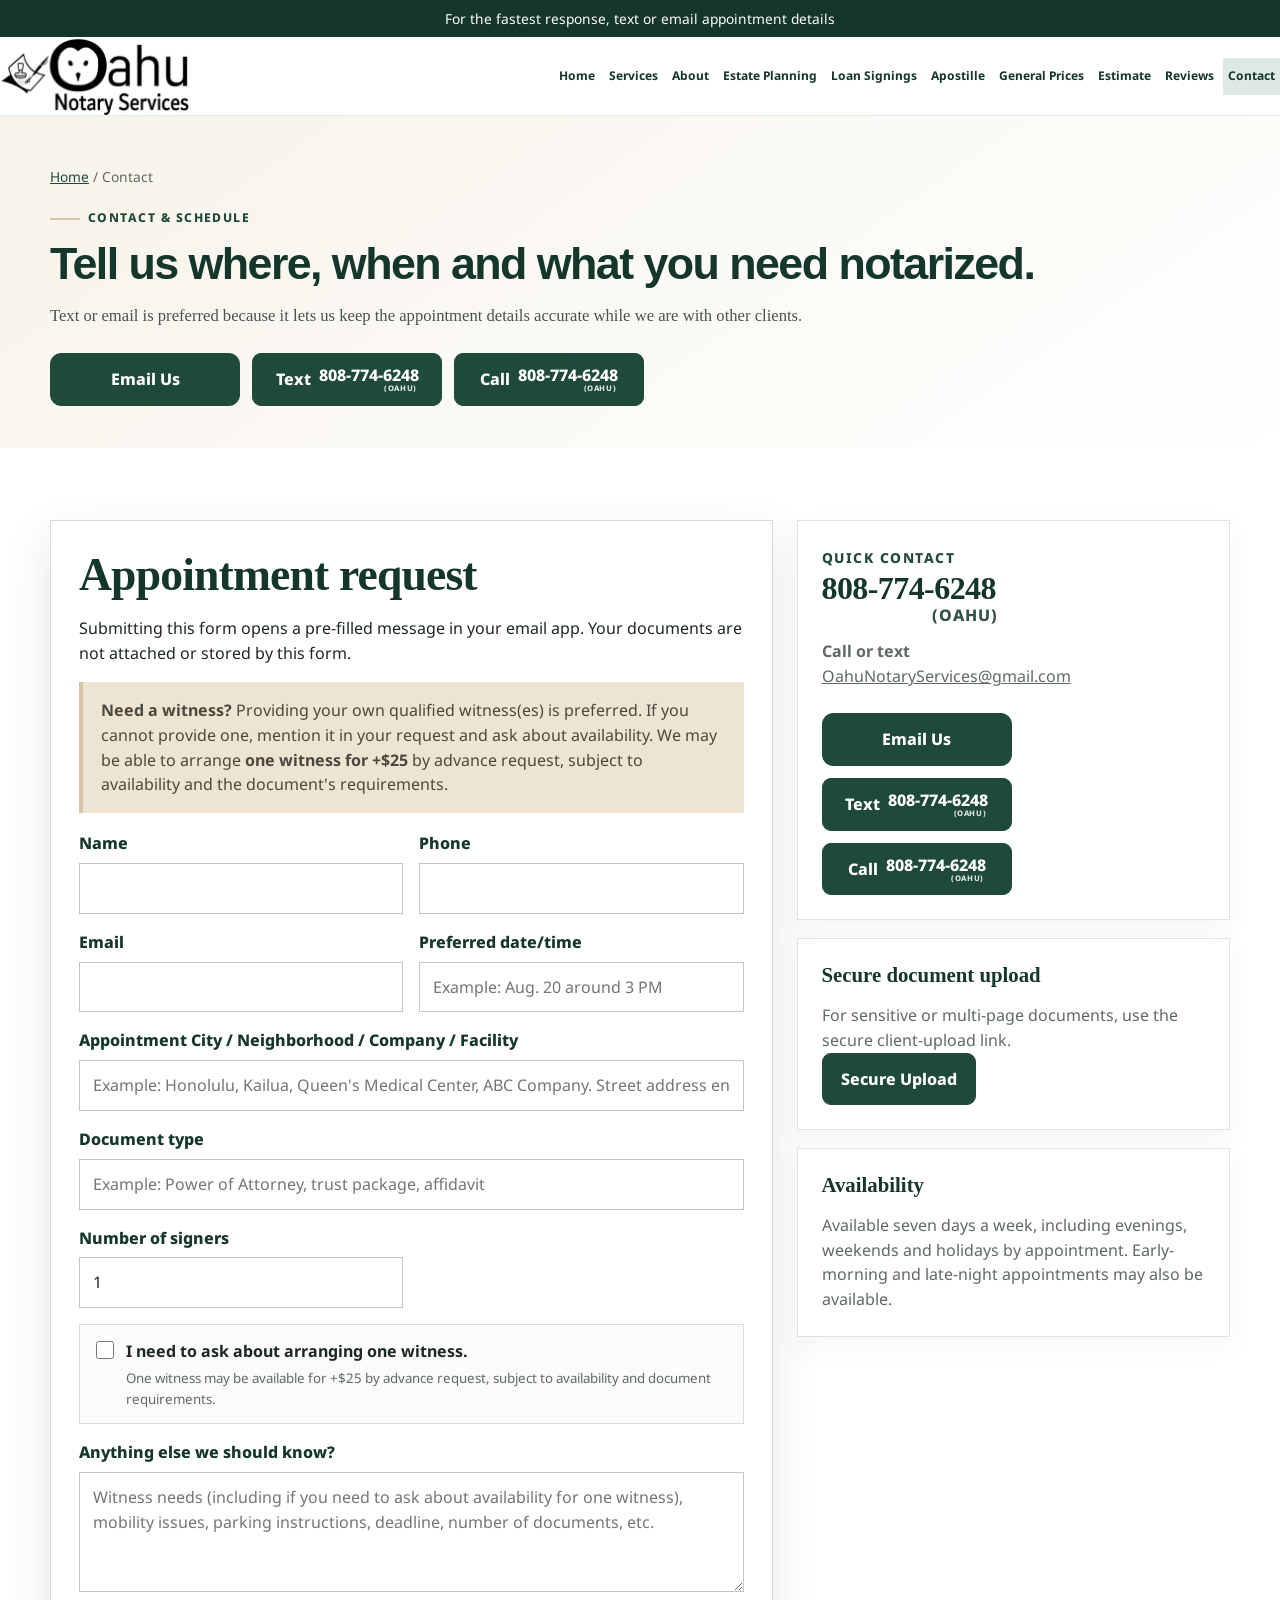
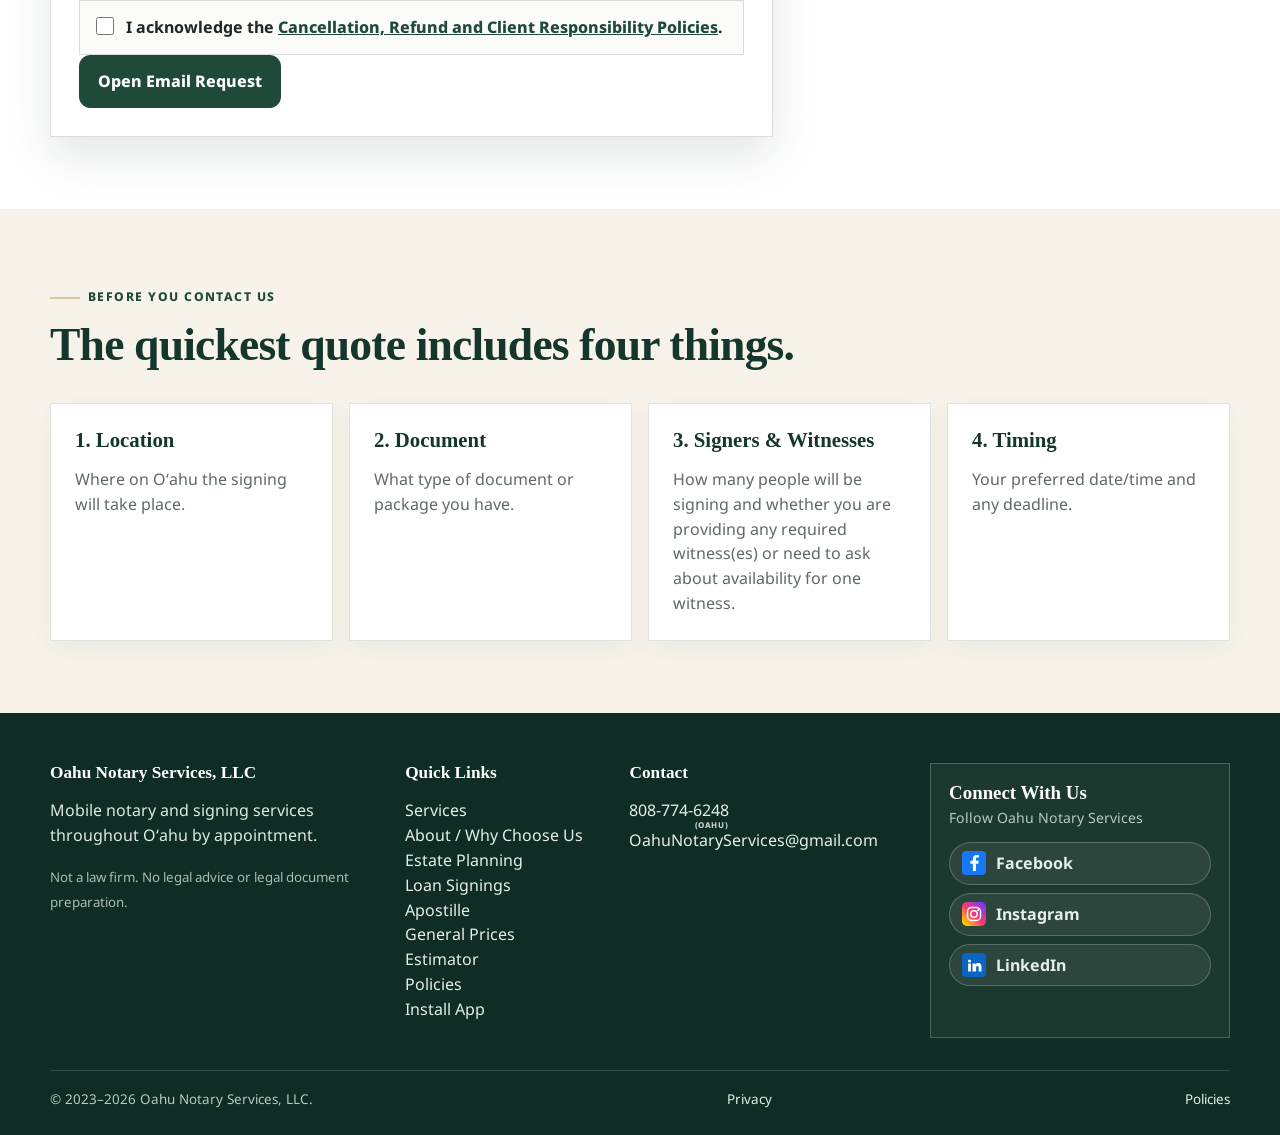
<file: contact.html>
<!DOCTYPE html>

<html lang="en"><head><meta charset="utf-8"/><meta content="width=device-width,initial-scale=1" name="viewport"/>
<title>Contact &amp; Schedule | Oahu Notary Services</title><meta content="Contact Oahu Notary Services by call, text or email to schedule a mobile notary appointment anywhere on Oʻahu." name="description"/><link href="https://www.oahunotaryservices.com/contact.html" rel="canonical"/><meta content="#1F4A3A" name="theme-color"/>
<link href="favicon.ico?v=20261013d" rel="icon" sizes="any"/>
<link href="assets/img/favicon-32.png?v=20261013d" rel="icon" sizes="32x32" type="image/png"/>
<link href="assets/img/favicon-16.png?v=20261013d" rel="icon" sizes="16x16" type="image/png"/>
<link href="assets/img/apple-touch-icon.png?v=20261013d" rel="apple-touch-icon" sizes="180x180"/>
<link href="manifest.webmanifest?v=20261013d" rel="manifest"/>
<meta content="Oahu Notary Services" name="application-name"/>
<meta content="Oahu Notary Services" name="apple-mobile-web-app-title"/>
<meta content="#1F4A3A" name="msapplication-TileColor"/>
<meta content="assets/img/ons-brand-icon-192.png?v=20261013d" name="msapplication-TileImage"/>
<meta content="yes" name="mobile-web-app-capable"/>
<meta content="yes" name="apple-mobile-web-app-capable"/>
<meta content="black-translucent" name="apple-mobile-web-app-status-bar-style"/>
<link href="assets/css/styles-v518.css?v=20261013d" rel="stylesheet"/></head><body><a class="skip-link" href="#main">Skip to content</a>
<div class="topbar">For the fastest response, text or email appointment details</div>
<header class="site-header">
<div class="container nav">
<a aria-label="Oahu Notary Services home" class="brand" href="index.html"><img alt="Oahu Notary Services" src="assets/img/oahu-notary-logo.png?v=20261013d"/></a>
<button aria-controls="mainNav" aria-expanded="false" class="menu-toggle" type="button">Menu</button>
<nav aria-label="Main navigation" class="nav-links" id="mainNav"><a href="index.html">Home</a><a href="services.html">Services</a><a href="about.html">About</a><a href="estate.html">Estate Planning</a><a href="loan-signings.html">Loan Signings</a><a href="apostille.html">Apostille</a><a href="pricing.html">General Prices</a><a href="estimate.html">Estimate</a><a href="reviews.html">Reviews</a><a class="active" href="contact.html">Contact</a></nav>
</div>
</header>
<main id="main"><section class="page-hero"><div class="container"><div class="breadcrumb"><a href="index.html">Home</a> / Contact</div><span class="eyebrow">Contact &amp; Schedule</span><h1>Tell us where, when and what you need notarized.</h1><p class="lede">Text or email is preferred because it lets us keep the appointment details accurate while we are with other clients.</p><div class="button-row contact-actions"><a class="btn btn-contact" data-email-link="">Email Us</a><a class="btn btn-contact" data-text-link="">Text</a><a class="btn btn-contact" data-phone-link="">Call</a></div></div></section>
<section class="section"><div class="container quote-layout"><div class="form-card"><h2>Appointment request</h2><p>Submitting this form opens a pre-filled message in your email app. Your documents are not attached or stored by this form.</p><div class="notice" style="margin-bottom:18px"><strong>Need a witness?</strong> Providing your own qualified witness(es) is preferred. If you cannot provide one, mention it in your request and ask about availability. We may be able to arrange <strong>one witness for +$25</strong> by advance request, subject to availability and the document's requirements.</div><form id="contactForm"><div class="form-grid"><div class="field"><label for="name">Name</label><input autocomplete="name" id="name" name="name" required=""/></div><div class="field"><label for="phone">Phone</label><input autocomplete="tel" id="phone" name="phone" required=""/></div><div class="field"><label for="email">Email</label><input autocomplete="email" id="email" name="email" type="email"/></div><div class="field"><label for="when">Preferred date/time</label><input id="when" name="when" placeholder="Example: Aug. 20 around 3 PM"/></div><div class="field full"><label for="location">Appointment City / Neighborhood / Company / Facility</label><input id="location" name="location" placeholder="Example: Honolulu, Kailua, Queen's Medical Center, ABC Company. Street address encouraged if known." required=""/></div><div class="field full"><label for="document">Document type</label><input id="document" name="document" placeholder="Example: Power of Attorney, trust package, affidavit" required=""/></div><div class="field"><label for="signers">Number of signers</label><input id="signers" min="1" name="signers" type="number" value="1"/></div><div class="field full"><label class="checkbox-panel"><input id="witnessRequested" name="witnessRequested" type="checkbox" value="Yes"/><span>I need to ask about arranging one witness.<small>One witness may be available for +$25 by advance request, subject to availability and document requirements.</small></span></label></div><div class="field full"><label for="message">Anything else we should know?</label><textarea id="message" name="message" placeholder="Witness needs (including if you need to ask about availability for one witness), mobility issues, parking instructions, deadline, number of documents, etc."></textarea></div></div><div class="field full policy-ack"><label class="checkbox-panel"><input name="policyAck" required="" type="checkbox" value="Acknowledged"/><span>I acknowledge the <a href="policies.html" target="_blank">Cancellation, Refund and Client Responsibility Policies</a>.</span></label></div><button class="btn btn-general" type="submit">Open Email Request</button></form></div>
<aside><div class="card"><span class="kicker">Quick Contact</span><h2 class="quick-phone-number" style="font-size:2rem"><span aria-label="808-774-6248, OAHU" class="phone-memory"><span class="phone-prefix">808-774-</span><span class="phone-last4">6248<span class="phone-oahu">(OAHU)</span></span></span></h2><p><strong>Call or text</strong><br/><a data-email-link="">OahuNotaryServices@gmail.com</a></p><div class="button-row contact-actions"><a class="btn btn-contact" data-email-link="">Email Us</a><a class="btn btn-contact" data-text-link="">Text</a><a class="btn btn-contact" data-phone-link="">Call</a></div></div><div class="card" style="margin-top:18px"><h3>Secure document upload</h3><p>For sensitive or multi-page documents, use the secure client-upload link.</p><a class="btn btn-upload" data-upload-link="" rel="noopener" target="_blank">Secure Upload</a></div><div class="card" style="margin-top:18px"><h3>Availability</h3><p>Available seven days a week, including evenings, weekends and holidays by appointment. Early-morning and late-night appointments may also be available.</p></div></aside></div></section>
<section class="section alt"><div class="container"><div class="section-head"><span class="eyebrow">Before You Contact Us</span><h2>The quickest quote includes four things.</h2></div><div class="grid-4"><div class="card"><h3>1. Location</h3><p>Where on Oʻahu the signing will take place.</p></div><div class="card"><h3>2. Document</h3><p>What type of document or package you have.</p></div><div class="card"><h3>3. Signers &amp; Witnesses</h3><p>How many people will be signing and whether you are providing any required witness(es) or need to ask about availability for one witness.</p></div><div class="card"><h3>4. Timing</h3><p>Your preferred date/time and any deadline.</p></div></div></div></section></main><footer class="footer"><div class="container"><div class="footer-grid">
<div class="footer-brand"><h3>Oahu Notary Services, LLC</h3><p>Mobile notary and signing services throughout Oʻahu by appointment.</p><small>Not a law firm. No legal advice or legal document preparation.</small></div>
<div><h3>Quick Links</h3><p><a href="services.html">Services</a><br/><a href="about.html">About / Why Choose Us</a><br/><a href="estate.html">Estate Planning</a><br/><a href="loan-signings.html">Loan Signings</a><br/><a href="apostille.html">Apostille</a><br/><a href="pricing.html">General Prices</a><br/><a href="estimate.html">Estimator</a><br/><a href="policies.html">Policies</a><br/><a href="index.html#install-app">Install App</a></p></div>
<div class="footer-contact"><h3>Contact</h3><p><a data-phone-link="">808-774-6248</a><br/><a data-email-link="">OahuNotaryServices@gmail.com</a></p></div>
<div class="footer-connect"><h3 class="connect-title">Connect With Us</h3><p class="connect-copy">Follow Oahu Notary Services</p><div class="social-links"><a class="social-link" href="https://www.facebook.com/OahuNotaryServices" rel="noopener" target="_blank"><img alt="" src="assets/img/social-facebook.svg?v=20261013d"/>Facebook</a><a class="social-link" href="https://www.instagram.com/OahuNotaryServices" rel="noopener" target="_blank"><img alt="" src="assets/img/social-instagram.svg?v=20261013d"/>Instagram</a><a class="social-link" href="https://www.linkedin.com/company/oahunotaryservices/" rel="noopener" target="_blank"><img alt="" src="assets/img/social-linkedin.svg?v=20261013d"/>LinkedIn</a></div></div>
</div><div class="footer-bottom"><span>© 2023–<span data-year="">2026</span> Oahu Notary Services, LLC.</span><a href="privacy.html">Privacy</a><a href="policies.html">Policies</a></div></div></footer>
<script src="assets/js/site-v518.js?v=20261013d"></script></body></html>
</file>
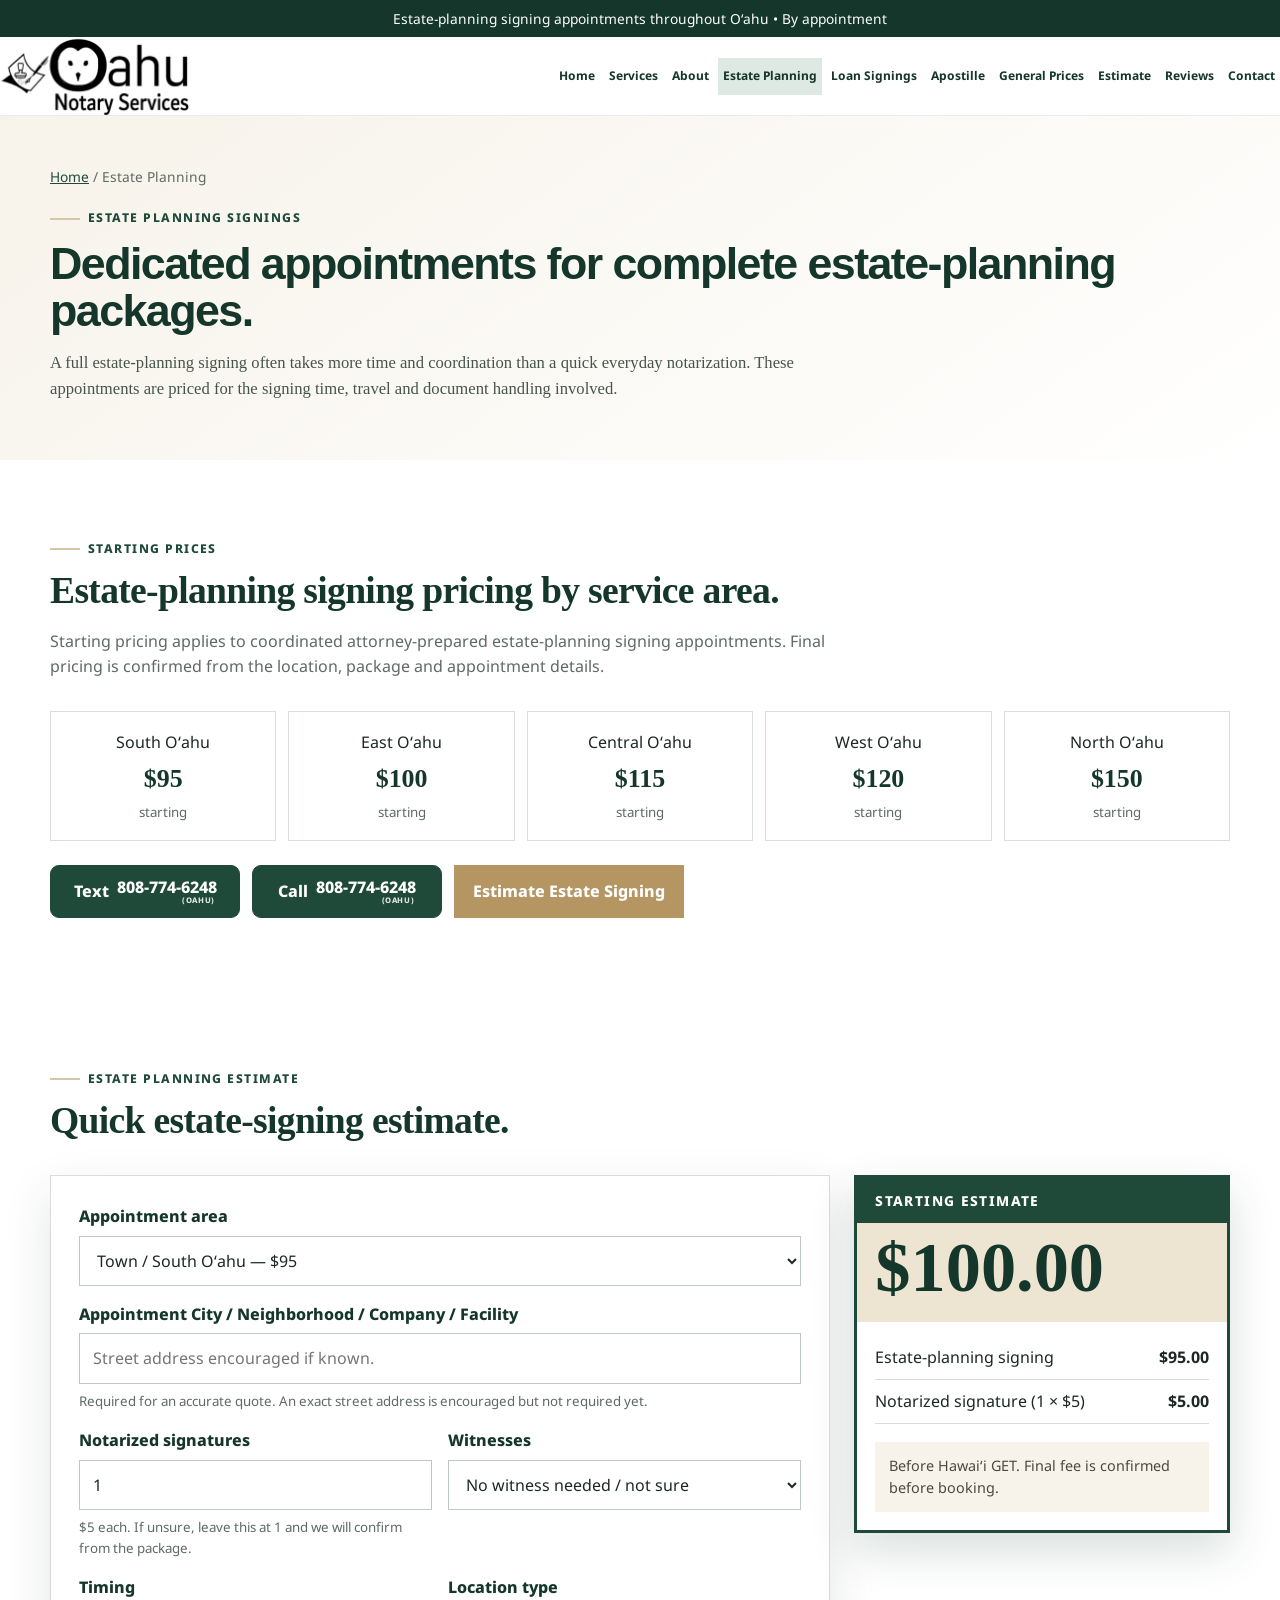
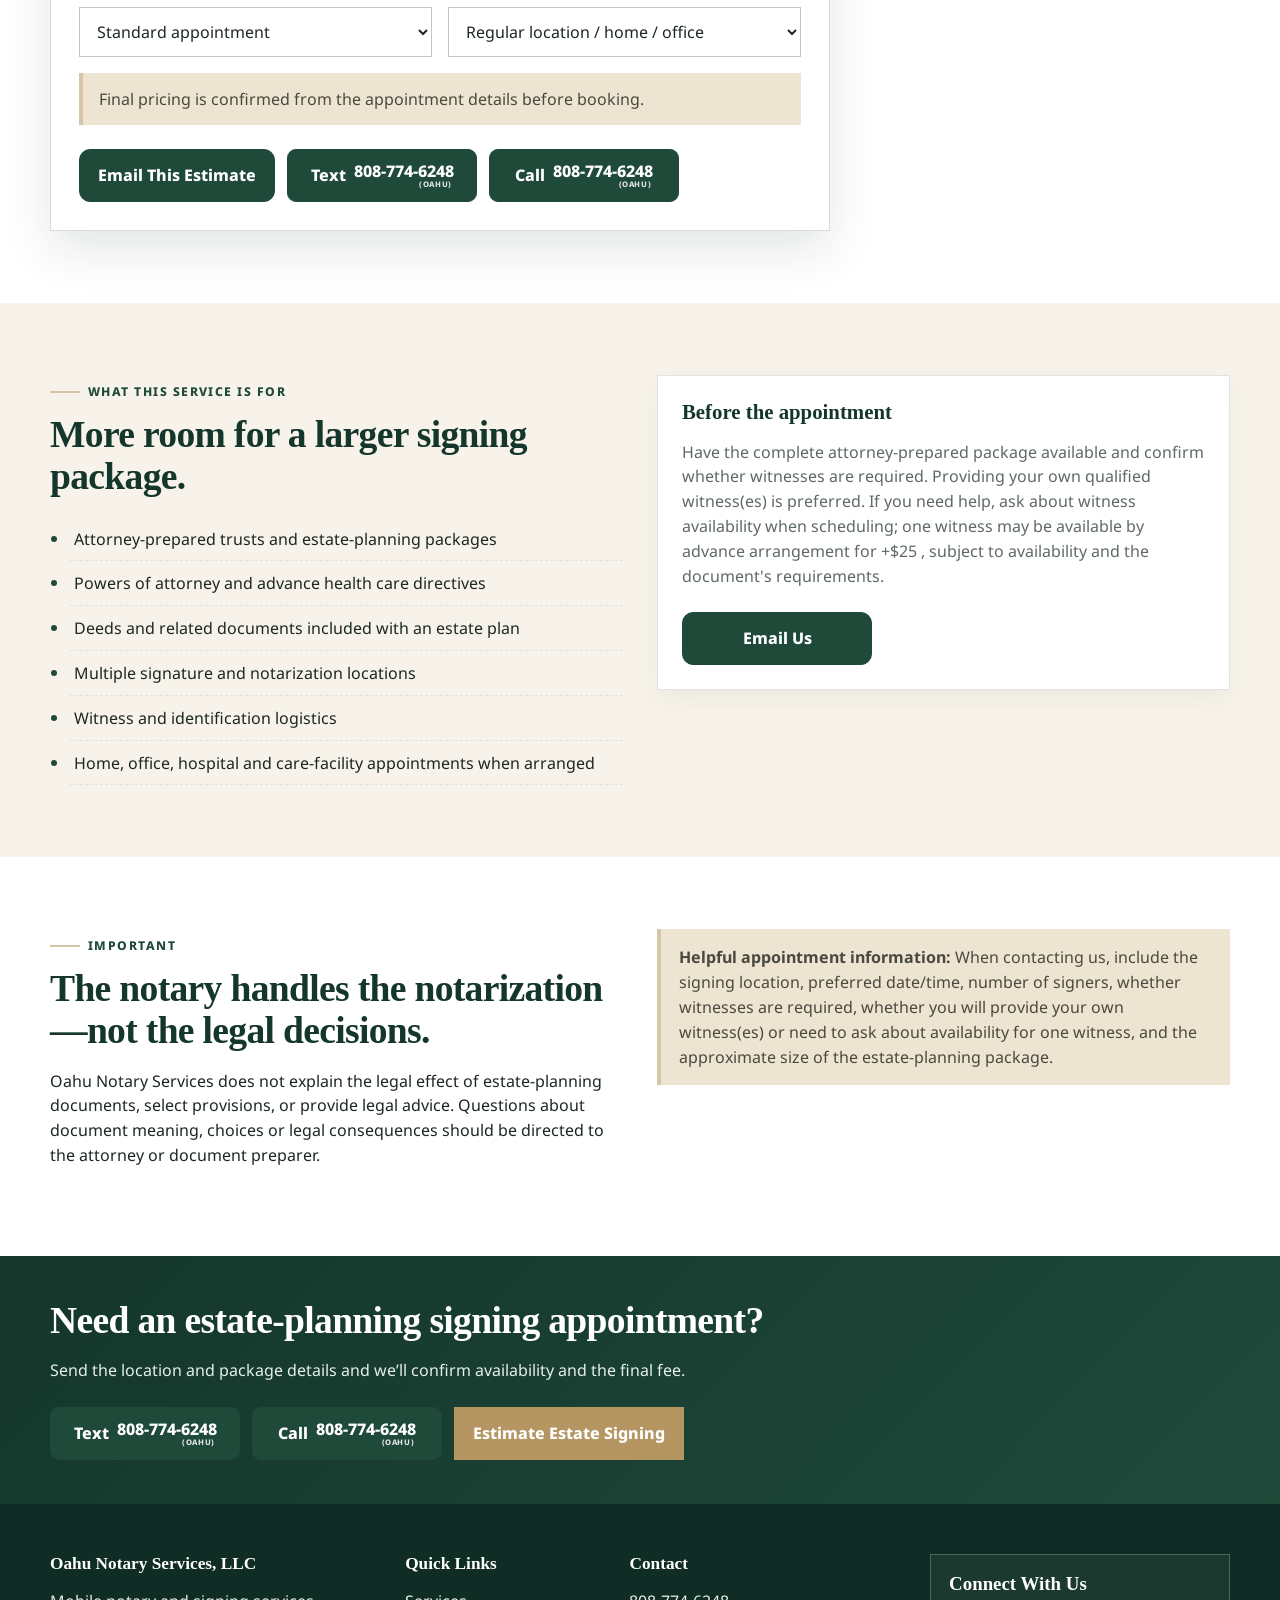
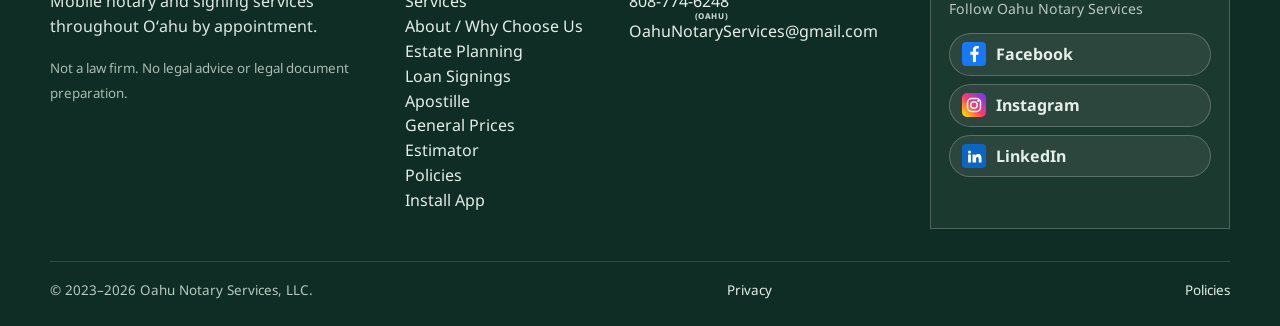
<file: estate.html>
<!DOCTYPE html>

<html lang="en"><head><meta charset="utf-8"/><meta content="width=device-width,initial-scale=1" name="viewport"/>
<title>Estate Planning Signings | Oahu Notary Services</title><meta content="Mobile estate-planning signing appointments throughout Oʻahu for attorney-prepared trusts, powers of attorney, advance health care directives and related documents." name="description"/><link href="https://www.oahunotaryservices.com/estate.html" rel="canonical"/><meta content="#1F4A3A" name="theme-color"/>
<link href="favicon.ico?v=20261013d" rel="icon" sizes="any"/>
<link href="assets/img/favicon-32.png?v=20261013d" rel="icon" sizes="32x32" type="image/png"/>
<link href="assets/img/favicon-16.png?v=20261013d" rel="icon" sizes="16x16" type="image/png"/>
<link href="assets/img/apple-touch-icon.png?v=20261013d" rel="apple-touch-icon" sizes="180x180"/>
<link href="manifest.webmanifest?v=20261013d" rel="manifest"/>
<meta content="Oahu Notary Services" name="application-name"/>
<meta content="Oahu Notary Services" name="apple-mobile-web-app-title"/>
<meta content="#1F4A3A" name="msapplication-TileColor"/>
<meta content="assets/img/ons-brand-icon-192.png?v=20261013d" name="msapplication-TileImage"/>
<meta content="yes" name="mobile-web-app-capable"/>
<meta content="yes" name="apple-mobile-web-app-capable"/>
<meta content="black-translucent" name="apple-mobile-web-app-status-bar-style"/>
<link href="assets/css/styles-v518.css?v=20261013d" rel="stylesheet"/></head><body><a class="skip-link" href="#main">Skip to content</a>
<div class="topbar">Estate-planning signing appointments throughout Oʻahu • By appointment</div>
<header class="site-header">
<div class="container nav">
<a aria-label="Oahu Notary Services home" class="brand" href="index.html"><img alt="Oahu Notary Services" src="assets/img/oahu-notary-logo.png?v=20261013d"/></a>
<button aria-controls="mainNav" aria-expanded="false" class="menu-toggle" type="button">Menu</button>
<nav aria-label="Main navigation" class="nav-links" id="mainNav"><a href="index.html">Home</a><a href="services.html">Services</a><a href="about.html">About</a><a class="active" href="estate.html">Estate Planning</a><a href="loan-signings.html">Loan Signings</a><a href="apostille.html">Apostille</a><a href="pricing.html">General Prices</a><a href="estimate.html">Estimate</a><a href="reviews.html">Reviews</a><a href="contact.html">Contact</a></nav>
</div>
</header>
<main id="main">
<section class="page-hero"><div class="container"><div class="breadcrumb"><a href="index.html">Home</a> / Estate Planning</div><span class="eyebrow">Estate Planning Signings</span><h1>Dedicated appointments for complete estate-planning packages.</h1><p class="lede">A full estate-planning signing often takes more time and coordination than a quick everyday notarization. These appointments are priced for the signing time, travel and document handling involved.</p></div></section>
<section class="section"><div class="container"><div class="section-head"><span class="eyebrow">Starting Prices</span><h2 class="compact-heading">Estate-planning signing pricing by service area.</h2><p>Starting pricing applies to coordinated attorney-prepared estate-planning signing appointments. Final pricing is confirmed from the location, package and appointment details.</p></div>
<div class="price-grid"><div class="price-pill">South Oʻahu<strong>$95</strong><small>starting</small></div><div class="price-pill">East Oʻahu<strong>$100</strong><small>starting</small></div><div class="price-pill">Central Oʻahu<strong>$115</strong><small>starting</small></div><div class="price-pill">West Oʻahu<strong>$120</strong><small>starting</small></div><div class="price-pill">North Oʻahu<strong>$150</strong><small>starting</small></div></div>
<div class="button-row contact-actions"><a class="btn btn-contact" data-text-link="">Text</a><a class="btn btn-contact" data-phone-link="">Call</a><a class="btn btn-estimate" href="#estate-estimator">Estimate Estate Signing</a></div></div></section><section class="section service-estimator-section" id="estate-estimator">
<div class="container">
<div class="section-head">
<span class="eyebrow">Estate Planning Estimate</span>
<h2 class="compact-heading">Quick estate-signing estimate.</h2>
</div>
<div class="service-estimator-layout">
<form class="form-card" id="estateEstimatorForm">
<div class="form-grid">
<div class="field full">
<label for="estateArea">Appointment area</label>
<select id="estateArea"><option data-name="South Oʻahu" value="95">Town / South Oʻahu — $95</option><option data-name="East Oʻahu" value="100">East Oʻahu — $100</option><option data-name="Central Oʻahu" value="115">Central Oʻahu — $115</option><option data-name="West Oʻahu" value="120">West Oʻahu — $120</option><option data-name="North Oʻahu" value="150">North Oʻahu — $150</option></select>
</div><div class="field full"><label for="estateAppointmentLocation">Appointment City / Neighborhood / Company / Facility</label><input id="estateAppointmentLocation" placeholder="Street address encouraged if known." required=""/><small>Required for an accurate quote. An exact street address is encouraged but not required yet.</small></div>
<div class="field">
<label for="estateNotarialCount">Notarized signatures</label>
<input id="estateNotarialCount" min="0" type="number" value="1"/>
<small>$5 each. If unsure, leave this at 1 and we will confirm from the package.</small>
</div>
<div class="field">
<label for="estateWitness">Witnesses</label>
<select id="estateWitness">
<option value="0">No witness needed / not sure</option>
<option value="client">I will provide required witness(es)</option>
<option value="25">Ask about 1 witness (+$25)</option>
</select>
</div>
<div class="field">
<label for="estateTiming">Timing</label>
<select id="estateTiming"><option data-name="Standard appointment" value="0">Standard appointment</option><option data-name="Short notice, 4–24 hours" value="25">Short notice, 4–24 hours — +$25</option><option data-name="Rush / immediate, less than 4 hours" value="50">Rush / immediate, less than 4 hours — +$50</option><option data-name="Late-night appointment, 9 PM–8 AM" value="50">Late-night appointment, 9 PM–8 AM — +$50</option><option data-name="State or federal holiday" value="50">State or federal holiday — +$50</option></select>
</div>
<div class="field">
<label for="estateLocationType">Location type</label>
<select id="estateLocationType"><option data-name="Regular location / home / office" value="0">Regular location / home / office</option><option data-name="Hospital / care facility" value="0">Hospital / care facility</option><option data-name="Correctional facility" value="80">Correctional facility — +$80</option><option data-name="Hotel" value="25">Hotel — +$25</option></select>
</div>
</div>
<div class="service-estimator-note">Final pricing is confirmed from the appointment details before booking.</div>
<div class="button-row contact-actions">
<a class="btn btn-contact" data-email-link="" data-preserve-label="" id="estateEstimateEmail">Email This Estimate</a>
<a class="btn btn-contact" data-text-link="" id="estateEstimateText">Text</a>
<a class="btn btn-contact" data-phone-link="">Call</a>
</div>
</form>
<aside class="service-estimate-result estimate-highlight">
<span class="kicker">Starting Estimate</span>
<div class="service-estimate-total" id="estateEstimateTotal">$100.00</div>
<div class="service-estimate-lines" id="estateEstimateLines"><div class="estimate-line"><span>Estate-planning signing</span><strong>$95.00</strong></div><div class="estimate-line"><span>Notarized signature (1 × $5)</span><strong>$5.00</strong></div></div>
<p>Before Hawaiʻi GET. Final fee is confirmed before booking.</p>
</aside>
</div>
</div>
</section>
<section class="section alt"><div class="container two-col"><div><span class="eyebrow">What This Service Is For</span><h2 class="compact-heading">More room for a larger signing package.</h2><ul class="list-clean"><li>Attorney-prepared trusts and estate-planning packages</li><li>Powers of attorney and advance health care directives</li><li>Deeds and related documents included with an estate plan</li><li>Multiple signature and notarization locations</li><li>Witness and identification logistics</li><li>Home, office, hospital and care-facility appointments when arranged</li></ul></div><div class="card"><h3>Before the appointment</h3><p>Have the complete attorney-prepared package available and confirm whether witnesses are required. Providing your own qualified witness(es) is preferred. If you need help, ask about witness availability when scheduling; one witness may be available by advance arrangement for +$25 , subject to availability and the document's requirements.</p><div class="button-row contact-actions"><a class="btn btn-contact" data-email-link="">Email Us</a></div></div></div></section>
<section class="section"><div class="container two-col"><div><span class="eyebrow">Important</span><h2 class="compact-heading">The notary handles the notarization—not the legal decisions.</h2><p>Oahu Notary Services does not explain the legal effect of estate-planning documents, select provisions, or provide legal advice. Questions about document meaning, choices or legal consequences should be directed to the attorney or document preparer.</p></div><div class="notice"><strong>Helpful appointment information:</strong> When contacting us, include the signing location, preferred date/time, number of signers, whether witnesses are required, whether you will provide your own witness(es) or need to ask about availability for one witness, and the approximate size of the estate-planning package.</div></div></section>
<section class="cta-band"><div class="container"><h2 class="compact-heading">Need an estate-planning signing appointment?</h2><p>Send the location and package details and we’ll confirm availability and the final fee.</p><div class="button-row contact-actions"><a class="btn btn-contact" data-text-link="">Text</a><a class="btn btn-contact" data-phone-link="">Call</a><a class="btn btn-estimate" href="#estate-estimator">Estimate Estate Signing</a></div></div></section>
</main><footer class="footer"><div class="container"><div class="footer-grid">
<div class="footer-brand"><h3>Oahu Notary Services, LLC</h3><p>Mobile notary and signing services throughout Oʻahu by appointment.</p><small>Not a law firm. No legal advice or legal document preparation.</small></div>
<div><h3>Quick Links</h3><p><a href="services.html">Services</a><br/><a href="about.html">About / Why Choose Us</a><br/><a href="estate.html">Estate Planning</a><br/><a href="loan-signings.html">Loan Signings</a><br/><a href="apostille.html">Apostille</a><br/><a href="pricing.html">General Prices</a><br/><a href="estimate.html">Estimator</a><br/><a href="policies.html">Policies</a><br/><a href="index.html#install-app">Install App</a></p></div>
<div class="footer-contact"><h3>Contact</h3><p><a data-phone-link="">808-774-6248</a><br/><a data-email-link="">OahuNotaryServices@gmail.com</a></p></div>
<div class="footer-connect"><h3 class="connect-title">Connect With Us</h3><p class="connect-copy">Follow Oahu Notary Services</p><div class="social-links"><a class="social-link" href="https://www.facebook.com/OahuNotaryServices" rel="noopener" target="_blank"><img alt="" src="assets/img/social-facebook.svg?v=20261013d"/>Facebook</a><a class="social-link" href="https://www.instagram.com/OahuNotaryServices" rel="noopener" target="_blank"><img alt="" src="assets/img/social-instagram.svg?v=20261013d"/>Instagram</a><a class="social-link" href="https://www.linkedin.com/company/oahunotaryservices/" rel="noopener" target="_blank"><img alt="" src="assets/img/social-linkedin.svg?v=20261013d"/>LinkedIn</a></div></div>
</div><div class="footer-bottom"><span>© 2023–<span data-year="">2026</span> Oahu Notary Services, LLC.</span><a href="privacy.html">Privacy</a><a href="policies.html">Policies</a></div></div></footer><script src="assets/js/site-v518.js?v=20261013d"></script><script>
(()=>{
 const form=document.querySelector('#estateEstimatorForm'); if(!form)return;
 const $=s=>document.querySelector(s),fmt=n=>Number(n||0).toLocaleString('en-US',{style:'currency',currency:'USD'});
 const area=$('#estateArea'),loc=$('#estateAppointmentLocation'),count=$('#estateNotarialCount'),witness=$('#estateWitness'),
 timing=$('#estateTiming'),place=$('#estateLocationType'),total=$('#estateEstimateTotal'),lines=$('#estateEstimateLines');
 function calc(){
   const base=parseFloat(area.value||'0'),units=Math.max(0,parseFloat(count.value||'0')),notarial=units*5,
   witnessFee=witness.value==='25'?25:0,timingFee=parseFloat(timing.value||'0'),placeFee=parseFloat(place.value||'0'),
   sum=base+notarial+witnessFee+timingFee+placeFee;
   total.textContent=fmt(sum);
   const rows=[['Estate-planning signing',base],[`Notarized signature${units===1?'':'s'} (${units} × $5)`,notarial],
   ['One witness',witnessFee],['Timing',timingFee],['Location type',placeFee]].filter(r=>r[1]>0);
   lines.innerHTML=rows.map(([l,v])=>`<div class="estimate-line"><span>${l}</span><strong>${fmt(v)}</strong></div>`).join('');
   return {sum,units};
 }
 form.addEventListener('input',calc);form.addEventListener('change',calc);calc();
 $('#estateEstimateEmail')?.addEventListener('click',e=>{
   e.preventDefault();if(!loc.value.trim()){loc.reportValidity();return;} const q=calc();
   const body=['Estate-planning signing estimate request','',`Appointment area: ${area.selectedOptions[0].dataset.name}`,
   `Appointment location: ${loc.value.trim()}`,`Notarized signatures: ${q.units}`,
   `Witnesses: ${witness.options[witness.selectedIndex].text}`,`Timing: ${timing.selectedOptions[0].dataset.name}`,
   `Location type: ${place.selectedOptions[0].dataset.name}`,`Starting estimate before GET: ${fmt(q.sum)}`,'',
   'No estate documents are required for this quote. Please confirm the final fee and availability.'].join('\n');
   window.location.href=`mailto:OahuNotaryServices@gmail.com?subject=${encodeURIComponent('Estate Planning Estimate')}&body=${encodeURIComponent(body)}`;
 });
 $('#estateEstimateText')?.addEventListener('click',e=>{
   e.preventDefault();if(!loc.value.trim()){loc.reportValidity();return;}const q=calc();
   const msg=`Hi Oahu Notary Services! I used the Estate Planning estimator. Location: ${loc.value.trim()}. Starting estimate before GET: ${fmt(q.sum)}. Please confirm final price and availability.`;
   window.location.href=`sms:8087746248?&body=${encodeURIComponent(msg)}`;
 });
})();
</script></body></html>
</file>
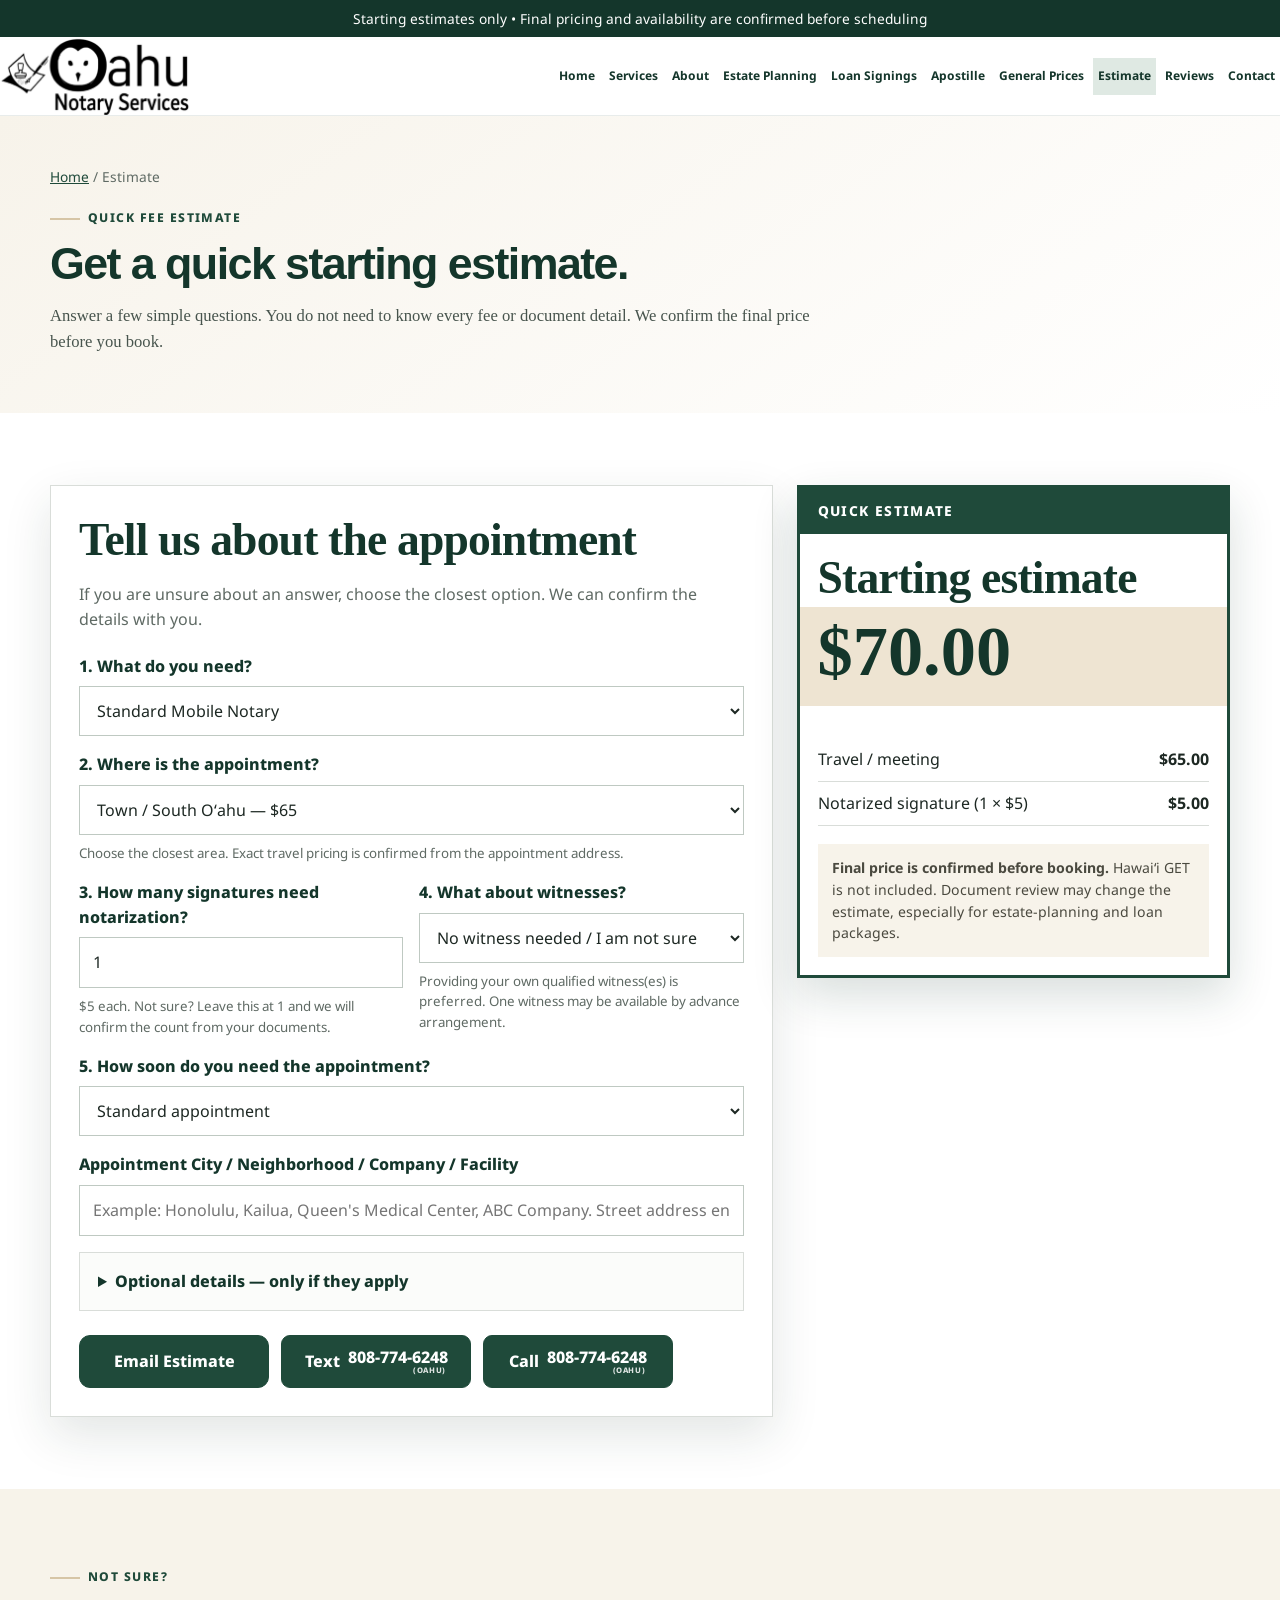
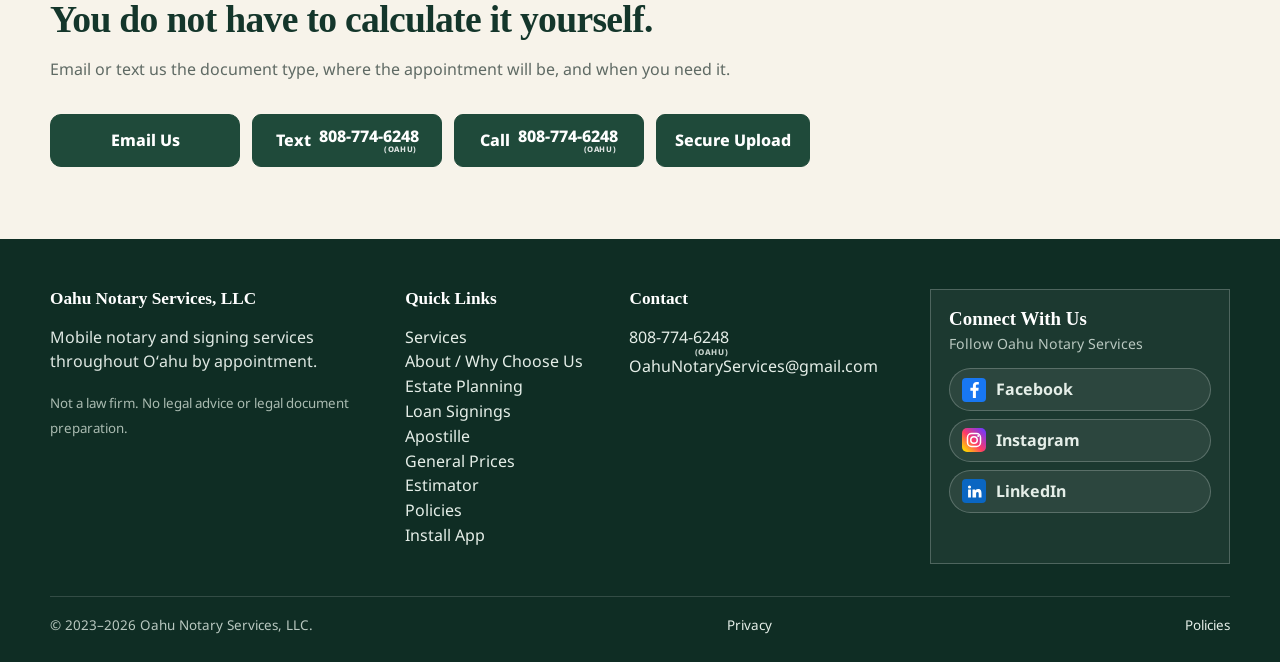
<file: estimate.html>
<!DOCTYPE html>

<html lang="en"><head><meta charset="utf-8"/><meta content="width=device-width,initial-scale=1" name="viewport"/>
<title>Quick Fee Estimate | Oahu Notary Services</title><meta content="Get a quick starting estimate for mobile notary, estate-planning signing, or real-estate and loan signing appointments on Oʻahu." name="description"/><link href="https://www.oahunotaryservices.com/estimate.html" rel="canonical"/><meta content="#1F4A3A" name="theme-color"/>
<link href="favicon.ico?v=20261013d" rel="icon" sizes="any"/>
<link href="assets/img/favicon-32.png?v=20261013d" rel="icon" sizes="32x32" type="image/png"/>
<link href="assets/img/favicon-16.png?v=20261013d" rel="icon" sizes="16x16" type="image/png"/>
<link href="assets/img/apple-touch-icon.png?v=20261013d" rel="apple-touch-icon" sizes="180x180"/>
<link href="manifest.webmanifest?v=20261013d" rel="manifest"/>
<meta content="Oahu Notary Services" name="application-name"/>
<meta content="Oahu Notary Services" name="apple-mobile-web-app-title"/>
<meta content="#1F4A3A" name="msapplication-TileColor"/>
<meta content="assets/img/ons-brand-icon-192.png?v=20261013d" name="msapplication-TileImage"/>
<meta content="yes" name="mobile-web-app-capable"/>
<meta content="yes" name="apple-mobile-web-app-capable"/>
<meta content="black-translucent" name="apple-mobile-web-app-status-bar-style"/>
<link href="assets/css/styles-v518.css?v=20261013d" rel="stylesheet"/></head><body><a class="skip-link" href="#main">Skip to content</a>
<div class="topbar">Starting estimates only • Final pricing and availability are confirmed before scheduling</div>
<header class="site-header">
<div class="container nav">
<a aria-label="Oahu Notary Services home" class="brand" href="index.html"><img alt="Oahu Notary Services" src="assets/img/oahu-notary-logo.png?v=20261013d"/></a>
<button aria-controls="mainNav" aria-expanded="false" class="menu-toggle" type="button">Menu</button>
<nav aria-label="Main navigation" class="nav-links" id="mainNav"><a href="index.html">Home</a><a href="services.html">Services</a><a href="about.html">About</a><a href="estate.html">Estate Planning</a><a href="loan-signings.html">Loan Signings</a><a href="apostille.html">Apostille</a><a href="pricing.html">General Prices</a><a class="active" href="estimate.html">Estimate</a><a href="reviews.html">Reviews</a><a href="contact.html">Contact</a></nav>
</div>
</header>
<main id="main">
<section class="page-hero">
<div class="container">
<div class="breadcrumb"><a href="index.html">Home</a> / Estimate</div>
<span class="eyebrow">Quick Fee Estimate</span>
<h1>Get a quick starting estimate.</h1>
<p class="lede">Answer a few simple questions. You do not need to know every fee or document detail. We confirm the final price before you book.</p>
</div>
</section>
<section class="section">
<div class="container quote-layout">
<form class="form-card simplified-estimator" id="estimateForm">
<h2>Tell us about the appointment</h2>
<p class="muted">If you are unsure about an answer, choose the closest option. We can confirm the details with you.</p>
<div class="form-grid quick-estimate-grid">
<div class="field full">
<label for="serviceType">1. What do you need?</label>
<select id="serviceType">
<option>Standard Mobile Notary</option>
<option>Estate Planning Signing</option>
<option>Real Estate / Loan Signing</option>
</select>
</div>
<div class="field full">
<label for="serviceArea">2. Where is the appointment?</label>
<select id="serviceArea" required=""><option data-name="South Oʻahu" value="65">Town / South Oʻahu — $65</option><option data-name="East Oʻahu" value="80">East Oʻahu — $80</option><option data-name="Central Oʻahu" value="90">Central Oʻahu — $90</option><option data-name="West Oʻahu" value="95">West Oʻahu — $95</option><option data-name="North Oʻahu" value="130">North Oʻahu — $130</option></select>
<small>Choose the closest area. Exact travel pricing is confirmed from the appointment address.</small>
</div>
<div class="field full" hidden="" id="loanPackageWrap">
<label for="loanPackage">Loan / real-estate package</label>
<select id="loanPackage"><option value="">Select a package type</option><option data-name="Single deed / small real-estate signing" value="35">Single deed / small real-estate signing — +$35</option><option data-name="Seller package" value="60">Seller package — +$60</option><option data-name="Loan modification" value="60">Loan modification — +$60</option><option data-name="Buyer / cash purchase package" value="75">Buyer / cash purchase package — +$75</option><option data-name="Refinance / HELOC package" value="90">Refinance / HELOC package — +$90</option><option data-name="Large / specialty loan package" value="110">Large / specialty loan package — +$110</option></select>
</div>
<div class="field">
<label for="notarialCount">3. How many signatures need notarization?</label>
<input id="notarialCount" min="0" type="number" value="1"/>
<small>$5 each. Not sure? Leave this at 1 and we will confirm the count from your documents.</small>
</div>
<div class="field">
<label for="witnessChoice">4. What about witnesses?</label>
<select id="witnessChoice">
<option value="0">No witness needed / I am not sure</option>
<option value="client">I will provide any required witness(es)</option>
<option value="25">I need to ask about 1 witness (+$25)</option>
</select>
<small>Providing your own qualified witness(es) is preferred. One witness may be available by advance arrangement.</small>
</div>
<div class="field full">
<label for="timing">5. How soon do you need the appointment?</label>
<select id="timing"><option data-name="Standard appointment" value="0">Standard appointment</option><option data-name="Short notice, 4–24 hours" value="25">Short notice, 4–24 hours — +$25</option><option data-name="Rush / immediate, less than 4 hours" value="50">Rush / immediate, less than 4 hours — +$50</option><option data-name="Late-night appointment, 9 PM–8 AM" value="50">Late-night appointment, 9 PM–8 AM — +$50</option><option data-name="State or federal holiday" value="50">State or federal holiday — +$50</option></select>
</div>
<div class="field full">
<label for="appointmentLocation">Appointment City / Neighborhood / Company / Facility</label>
<input id="appointmentLocation" placeholder="Example: Honolulu, Kailua, Queen's Medical Center, ABC Company. Street address encouraged if known." required=""/>
</div>
<div class="field full estate-estimate-note" hidden="" id="estateEstimateNote">
<div class="notice"><strong>Estate-planning appointments:</strong> Final pricing is confirmed from the appointment location, notarization count, witness needs, timing and other appointment details.</div>
</div>
<div class="field full">
<details class="estimate-extras">
<summary>Optional details — only if they apply</summary>
<div class="optional-estimate-grid">
<div class="field">
<label for="special">Appointment location type</label>
<select id="special"><option data-name="Regular location / home / office" value="0">Regular location / home / office</option><option data-name="Hospital / care facility" value="0">Hospital / care facility</option><option data-name="Correctional facility" value="80">Correctional facility — +$80</option><option data-name="Hotel" value="25">Hotel — +$25</option></select>
<small>Hospital and care-facility appointments do not have an extra location fee unless it is a full estate-planning signing.</small>
</div>
<div class="field">
<label for="printPages">Pages you need us to print</label>
<input id="printPages" min="0" type="number" value="0"/>
<small>$0.25 per page.</small>
</div>
<div class="field full">
<label class="checkbox-panel">
<input id="scanBack" type="checkbox"/>
<span>Add scan-back service (+$10)<small>Only if you want completed documents scanned back after the appointment.</small></span>
</label>
</div>
</div>
</details>
</div>
</div>
<div class="button-row contact-actions">
<button class="btn btn-contact" id="sendEstimate" type="button">Email Estimate</button>
<a class="btn btn-contact" data-text-link="" href="#" id="textEstimate">Text</a>
<a class="btn btn-contact" data-phone-link="">Call</a>
</div>
</form>
<aside class="estimate-highlight">
<span class="kicker" style="color:#d6c5a6">Quick Estimate</span>
<h2>Starting estimate</h2>
<div class="quote-total" id="estimateTotal">$70.00</div>
<div class="quote-lines" id="estimateLines"><div class="estimate-line"><span>Travel / meeting</span><strong>$65.00</strong></div><div class="estimate-line"><span>Notarized signature (1 × $5)</span><strong>$5.00</strong></div></div>
<div class="quote-note"><strong>Final price is confirmed before booking.</strong> Hawaiʻi GET is not included. Document review may change the estimate, especially for estate-planning and loan packages.</div>
</aside>
</div>
</section>
<section class="section alt">
<div class="container">
<div class="section-head">
<span class="eyebrow">Not Sure?</span>
<h2 class="compact-heading">You do not have to calculate it yourself.</h2>
<p>Email or text us the document type, where the appointment will be, and when you need it.</p>
</div>
<div class="button-row contact-actions">
<a class="btn btn-contact" data-email-link="">Email Us</a>
<a class="btn btn-contact" data-text-link="">Text</a>
<a class="btn btn-contact" data-phone-link="">Call</a>
<a class="btn btn-upload" data-upload-link="" rel="noopener" target="_blank">Secure Upload</a>
</div>
</div>
</section>
</main><footer class="footer"><div class="container"><div class="footer-grid">
<div class="footer-brand"><h3>Oahu Notary Services, LLC</h3><p>Mobile notary and signing services throughout Oʻahu by appointment.</p><small>Not a law firm. No legal advice or legal document preparation.</small></div>
<div><h3>Quick Links</h3><p><a href="services.html">Services</a><br/><a href="about.html">About / Why Choose Us</a><br/><a href="estate.html">Estate Planning</a><br/><a href="loan-signings.html">Loan Signings</a><br/><a href="apostille.html">Apostille</a><br/><a href="pricing.html">General Prices</a><br/><a href="estimate.html">Estimator</a><br/><a href="policies.html">Policies</a><br/><a href="index.html#install-app">Install App</a></p></div>
<div class="footer-contact"><h3>Contact</h3><p><a data-phone-link="">808-774-6248</a><br/><a data-email-link="">OahuNotaryServices@gmail.com</a></p></div>
<div class="footer-connect"><h3 class="connect-title">Connect With Us</h3><p class="connect-copy">Follow Oahu Notary Services</p><div class="social-links"><a class="social-link" href="https://www.facebook.com/OahuNotaryServices" rel="noopener" target="_blank"><img alt="" src="assets/img/social-facebook.svg?v=20261013d"/>Facebook</a><a class="social-link" href="https://www.instagram.com/OahuNotaryServices" rel="noopener" target="_blank"><img alt="" src="assets/img/social-instagram.svg?v=20261013d"/>Instagram</a><a class="social-link" href="https://www.linkedin.com/company/oahunotaryservices/" rel="noopener" target="_blank"><img alt="" src="assets/img/social-linkedin.svg?v=20261013d"/>LinkedIn</a></div></div>
</div><div class="footer-bottom"><span>© 2023–<span data-year="">2026</span> Oahu Notary Services, LLC.</span><a href="privacy.html">Privacy</a><a href="policies.html">Policies</a></div></div></footer>
<script src="assets/js/site-v518.js?v=20261013d"></script><script>
(()=>{
 const form=document.querySelector('#estimateForm'); if(!form)return;
 const $=s=>document.querySelector(s);
 const fmt=n=>Number(n||0).toLocaleString('en-US',{style:'currency',currency:'USD'});
 const optionName=sel=>sel?.selectedOptions?.[0]?.dataset?.name||sel?.selectedOptions?.[0]?.textContent||'';
 const type=$('#serviceType'),area=$('#serviceArea'),loanWrap=$('#loanPackageWrap'),loan=$('#loanPackage'),
 count=$('#notarialCount'),witness=$('#witnessChoice'),timing=$('#timing'),special=$('#special'),
 pages=$('#printPages'),scan=$('#scanBack'),loc=$('#appointmentLocation'),
 estateNote=$('#estateEstimateNote'),total=$('#estimateTotal'),lines=$('#estimateLines');
 const estateBase={'South Oʻahu':95,'East Oʻahu':100,'Central Oʻahu':115,'West Oʻahu':120,'North Oʻahu':150};

 function calc(){
   const areaName=area.selectedOptions[0]?.dataset.name||'South Oʻahu';
   const isEstate=type.value==='Estate Planning Signing', isLoan=type.value==='Real Estate / Loan Signing';
   loanWrap.hidden=!isLoan; estateNote.hidden=!isEstate;
   const base=isEstate?(estateBase[areaName]||0):parseFloat(area.value||'0');
   const units=Math.max(0,parseFloat(count.value||'0')), notarial=units*5;
   const pkg=isLoan?parseFloat(loan.value||'0'):0;
   const witnessFee=witness.value==='25'?25:0, timingFee=parseFloat(timing.value||'0'),
         specialFee=parseFloat(special.value||'0'), printFee=Math.max(0,parseFloat(pages.value||'0'))*.25,
         scanFee=scan.checked?10:0;
   const sum=base+notarial+pkg+witnessFee+timingFee+specialFee+printFee+scanFee;
   total.textContent=fmt(sum);
   const rows=[[isEstate?'Estate-planning signing':'Travel / meeting',base],
   [`Notarized signature${units===1?'':'s'} (${units} × $5)`,notarial],
   ['Loan / real-estate package',pkg],['One witness',witnessFee],['Timing',timingFee],
   ['Special location',specialFee],['Printing',printFee],['Scan-back',scanFee]].filter(r=>r[1]>0);
   lines.innerHTML=rows.map(([l,v])=>`<div class="estimate-line"><span>${l}</span><strong>${fmt(v)}</strong></div>`).join('');
   return {sum,areaName,units};
 }
 form.addEventListener('input',calc); form.addEventListener('change',calc); calc();

 $('#sendEstimate')?.addEventListener('click',()=>{
   if(!loc.value.trim()){loc.reportValidity();return;}
   const q=calc();
   const body=['Oahu Notary Services quick estimate request','',
   `Service: ${type.value}`,`Area: ${q.areaName}`,`Appointment location: ${loc.value.trim()}`,
   `Notarized signatures: ${q.units}`,`Witnesses: ${witness.options[witness.selectedIndex].text}`,
   `Timing: ${optionName(timing)}`,`Starting estimate before GET: ${fmt(q.sum)}`,'',
   'Please confirm the final price and availability.'].join('\n');
   window.location.href=`mailto:OahuNotaryServices@gmail.com?subject=${encodeURIComponent('Quick Estimate Request')}&body=${encodeURIComponent(body)}`;
 });
 $('#textEstimate')?.addEventListener('click',e=>{
   e.preventDefault(); if(!loc.value.trim()){loc.reportValidity();return;}
   const q=calc();
   const msg=`Hi Oahu Notary Services! I used the quick estimator for ${type.value} in ${q.areaName}. Appointment location: ${loc.value.trim()}. Starting estimate before GET: ${fmt(q.sum)}. Please confirm final price and availability.`;
   window.location.href=`sms:8087746248?&body=${encodeURIComponent(msg)}`;
 });
})();
</script></body></html>
</file>
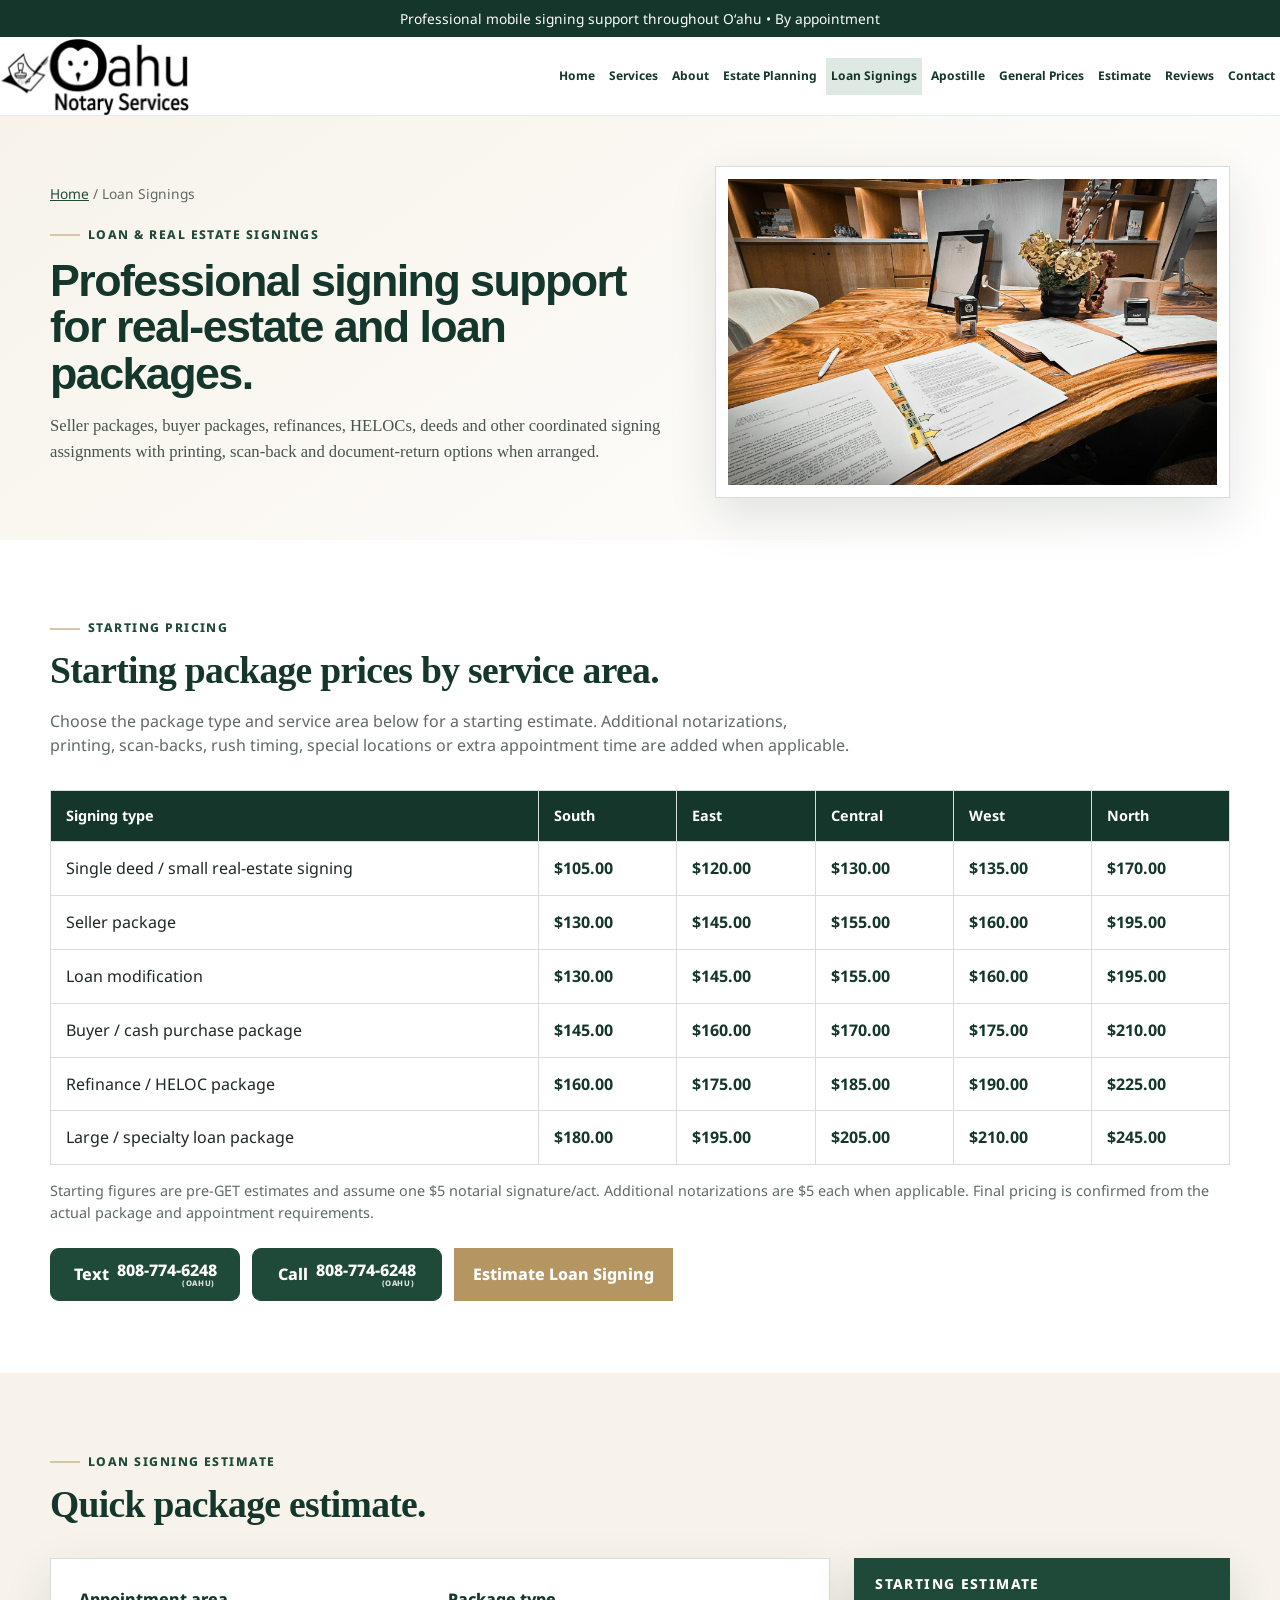
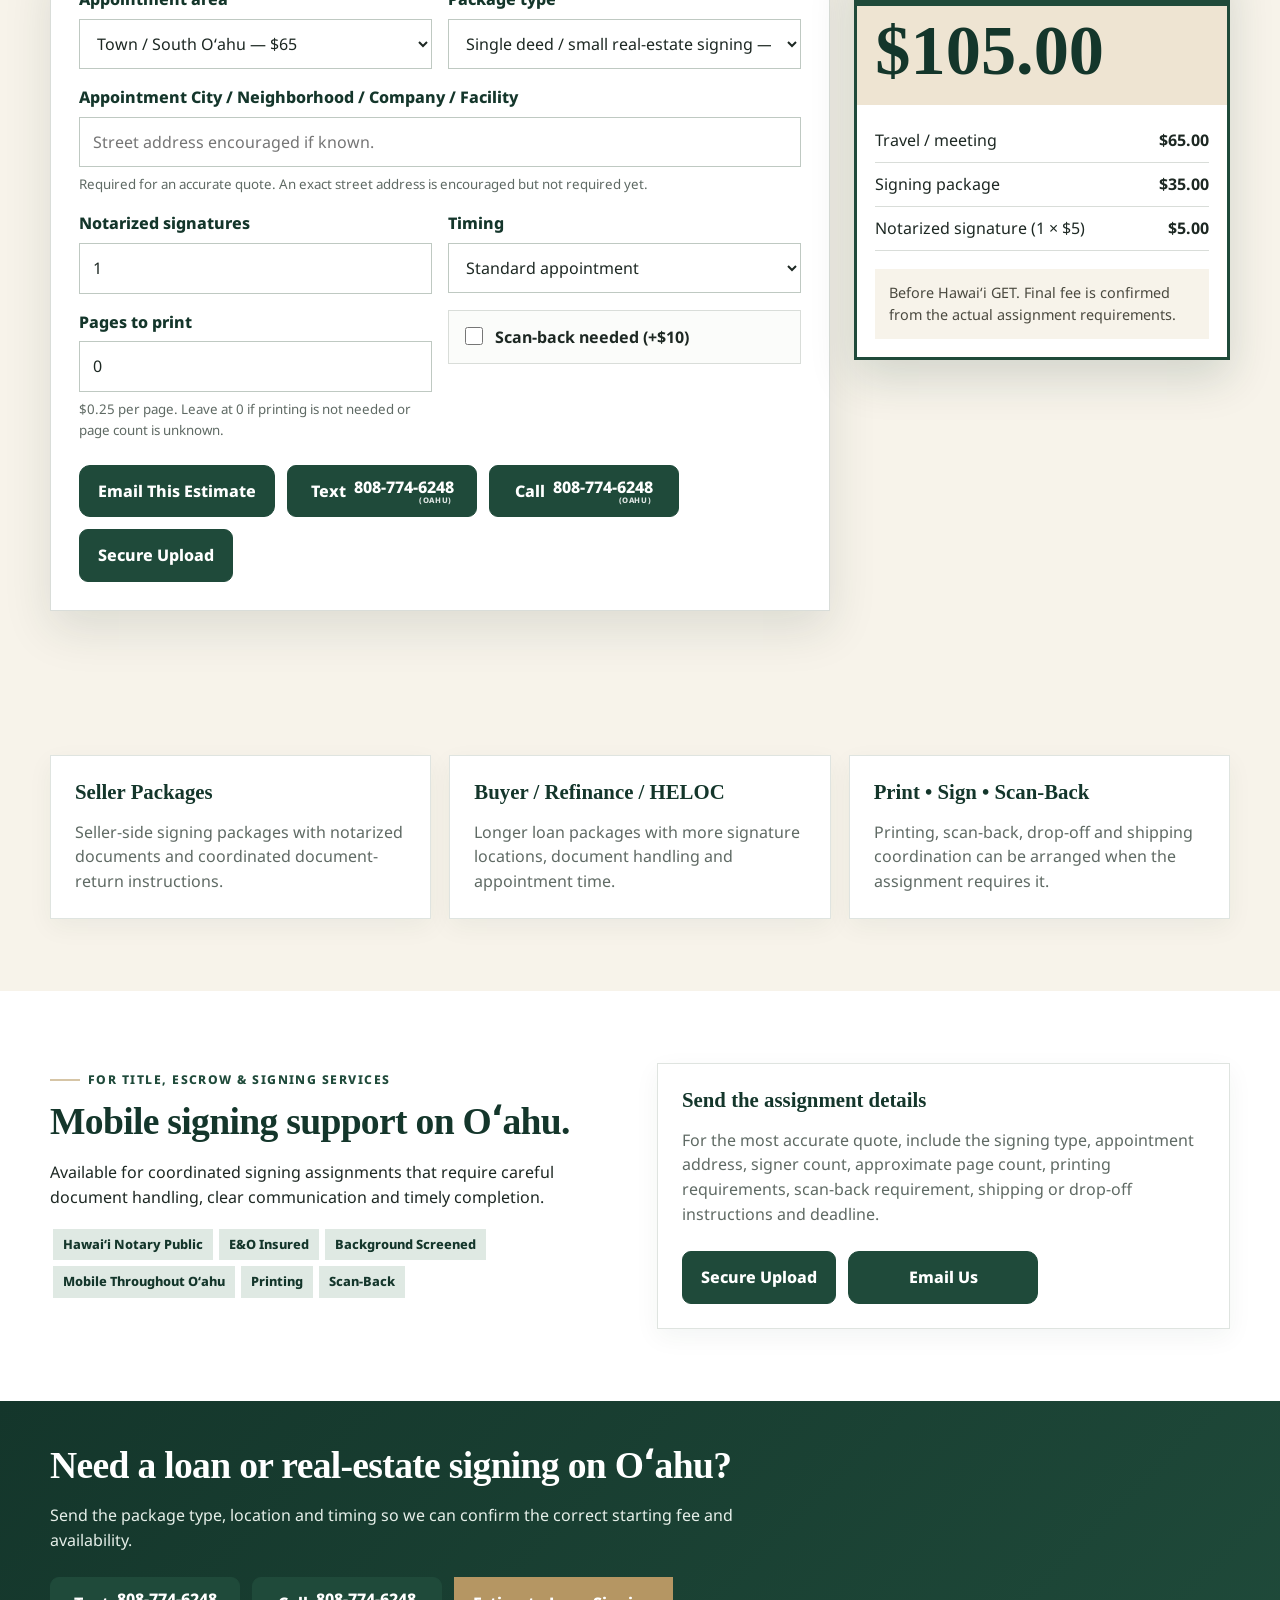
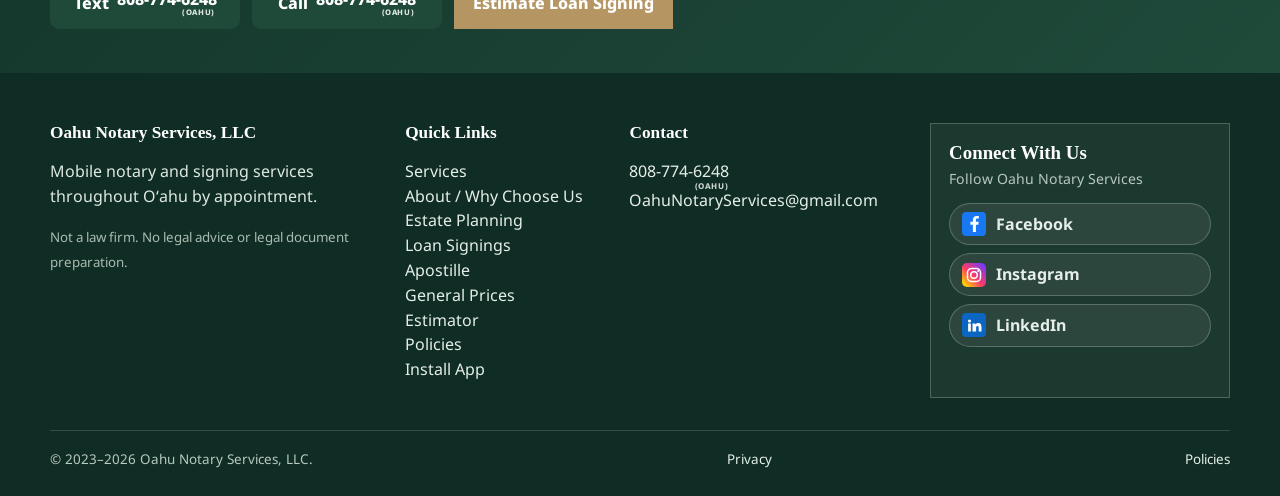
<file: loan-signings.html>
<!DOCTYPE html>

<html lang="en"><head><meta charset="utf-8"/><meta content="width=device-width,initial-scale=1" name="viewport"/>
<title>Loan &amp; Real Estate Signings | Oahu Notary Services</title><meta content="Mobile real-estate and loan signing appointments throughout Oʻahu for seller packages, buyer packages, refinances, HELOCs, deeds and other signing assignments." name="description"/><link href="https://www.oahunotaryservices.com/loan-signings.html" rel="canonical"/><meta content="#1F4A3A" name="theme-color"/>
<link href="favicon.ico?v=20261013d" rel="icon" sizes="any"/>
<link href="assets/img/favicon-32.png?v=20261013d" rel="icon" sizes="32x32" type="image/png"/>
<link href="assets/img/favicon-16.png?v=20261013d" rel="icon" sizes="16x16" type="image/png"/>
<link href="assets/img/apple-touch-icon.png?v=20261013d" rel="apple-touch-icon" sizes="180x180"/>
<link href="manifest.webmanifest?v=20261013d" rel="manifest"/>
<meta content="Oahu Notary Services" name="application-name"/>
<meta content="Oahu Notary Services" name="apple-mobile-web-app-title"/>
<meta content="#1F4A3A" name="msapplication-TileColor"/>
<meta content="assets/img/ons-brand-icon-192.png?v=20261013d" name="msapplication-TileImage"/>
<meta content="yes" name="mobile-web-app-capable"/>
<meta content="yes" name="apple-mobile-web-app-capable"/>
<meta content="black-translucent" name="apple-mobile-web-app-status-bar-style"/>
<link href="assets/css/styles-v518.css?v=20261013d" rel="stylesheet"/></head><body><a class="skip-link" href="#main">Skip to content</a>
<div class="topbar">Professional mobile signing support throughout Oʻahu • By appointment</div>
<header class="site-header">
<div class="container nav">
<a aria-label="Oahu Notary Services home" class="brand" href="index.html"><img alt="Oahu Notary Services" src="assets/img/oahu-notary-logo.png?v=20261013d"/></a>
<button aria-controls="mainNav" aria-expanded="false" class="menu-toggle" type="button">Menu</button>
<nav aria-label="Main navigation" class="nav-links" id="mainNav"><a href="index.html">Home</a><a href="services.html">Services</a><a href="about.html">About</a><a href="estate.html">Estate Planning</a><a class="active" href="loan-signings.html">Loan Signings</a><a href="apostille.html">Apostille</a><a href="pricing.html">General Prices</a><a href="estimate.html">Estimate</a><a href="reviews.html">Reviews</a><a href="contact.html">Contact</a></nav>
</div>
</header>
<main id="main">
<section class="page-hero photo-page-hero"><div class="container page-hero-photo-grid"><div><div class="breadcrumb"><a href="index.html">Home</a> / Loan Signings</div><span class="eyebrow">Loan &amp; Real Estate Signings</span><h1>Professional signing support for real-estate and loan packages.</h1><p class="lede">Seller packages, buyer packages, refinances, HELOCs, deeds and other coordinated signing assignments with printing, scan-back and document-return options when arranged.</p></div><div class="page-photo-card"><img alt="Real estate and loan signing documents arranged for a mobile notary appointment" src="assets/img/loan-signing-workspace.jpg?v=20261013d"/></div></div></section>
<section class="section"><div class="container"><div class="section-head"><span class="eyebrow">Starting Pricing</span><h2 class="compact-heading">Starting package prices by service area.</h2><p>Choose the package type and service area below for a starting estimate. Additional notarizations, printing, scan-backs, rush timing, special locations or extra appointment time are added when applicable.</p></div>

<div class="table-wrap"><table aria-label="Real estate and loan signing starting prices" class="pricing-table" id="loanPriceTable"></table></div><p class="small muted">Starting figures are pre-GET estimates and assume one $5 notarial signature/act. Additional notarizations are $5 each when applicable. Final pricing is confirmed from the actual package and appointment requirements.</p><div class="button-row contact-actions"><a class="btn btn-contact" data-text-link="">Text</a><a class="btn btn-contact" data-phone-link="">Call</a><a class="btn btn-estimate" href="#loan-estimator">Estimate Loan Signing</a></div></div></section><section class="section alt service-estimator-section" id="loan-estimator">
<div class="container">
<div class="section-head">
<span class="eyebrow">Loan Signing Estimate</span>
<h2 class="compact-heading">Quick package estimate.</h2>
</div>
<div class="service-estimator-layout">
<form class="form-card" id="loanEstimatorForm">
<div class="form-grid">
<div class="field">
<label for="loanAreaQuick">Appointment area</label>
<select id="loanAreaQuick"><option data-name="South Oʻahu" value="65">Town / South Oʻahu — $65</option><option data-name="East Oʻahu" value="80">East Oʻahu — $80</option><option data-name="Central Oʻahu" value="90">Central Oʻahu — $90</option><option data-name="West Oʻahu" value="95">West Oʻahu — $95</option><option data-name="North Oʻahu" value="130">North Oʻahu — $130</option></select>
</div>
<div class="field">
<label for="loanPackageQuick">Package type</label>
<select id="loanPackageQuick"><option data-name="Single deed / small real-estate signing" value="35">Single deed / small real-estate signing — +$35</option><option data-name="Seller package" value="60">Seller package — +$60</option><option data-name="Loan modification" value="60">Loan modification — +$60</option><option data-name="Buyer / cash purchase package" value="75">Buyer / cash purchase package — +$75</option><option data-name="Refinance / HELOC package" value="90">Refinance / HELOC package — +$90</option><option data-name="Large / specialty loan package" value="110">Large / specialty loan package — +$110</option></select>
</div><div class="field full"><label for="loanAppointmentLocation">Appointment City / Neighborhood / Company / Facility</label><input id="loanAppointmentLocation" placeholder="Street address encouraged if known." required=""/><small>Required for an accurate quote. An exact street address is encouraged but not required yet.</small></div>
<div class="field">
<label for="loanNotarialCountQuick">Notarized signatures</label>
<input id="loanNotarialCountQuick" min="0" type="number" value="1"/>
</div>
<div class="field">
<label for="loanTimingQuick">Timing</label>
<select id="loanTimingQuick"><option data-name="Standard appointment" value="0">Standard appointment</option><option data-name="Short notice, 4–24 hours" value="25">Short notice, 4–24 hours — +$25</option><option data-name="Rush / immediate, less than 4 hours" value="50">Rush / immediate, less than 4 hours — +$50</option><option data-name="Late-night appointment, 9 PM–8 AM" value="50">Late-night appointment, 9 PM–8 AM — +$50</option><option data-name="State or federal holiday" value="50">State or federal holiday — +$50</option></select>
</div>
<div class="field">
<label for="loanPrintPagesQuick">Pages to print</label>
<input id="loanPrintPagesQuick" min="0" type="number" value="0"/>
<small>$0.25 per page. Leave at 0 if printing is not needed or page count is unknown.</small>
</div>
<div class="field">
<label class="checkbox-panel">
<input id="loanScanBackQuick" type="checkbox"/>
<span>Scan-back needed (+$10)</span>
</label>
</div>
</div>
<div class="button-row contact-actions">
<a class="btn btn-contact" data-email-link="" data-preserve-label="" id="loanEstimateEmail">Email This Estimate</a>
<a class="btn btn-contact" data-text-link="" id="loanEstimateText">Text</a>
<a class="btn btn-contact" data-phone-link="">Call</a>
<a class="btn btn-upload" data-upload-link="" rel="noopener" target="_blank">Secure Upload</a>
</div>
</form>
<aside class="service-estimate-result estimate-highlight">
<span class="kicker">Starting Estimate</span>
<div class="service-estimate-total" id="loanEstimateTotal">$105.00</div>
<div class="service-estimate-lines" id="loanEstimateLines"><div class="estimate-line"><span>Travel / meeting</span><strong>$65.00</strong></div><div class="estimate-line"><span>Signing package</span><strong>$35.00</strong></div><div class="estimate-line"><span>Notarized signature (1 × $5)</span><strong>$5.00</strong></div></div>
<p>Before Hawaiʻi GET. Final fee is confirmed from the actual assignment requirements.</p>
</aside>
</div>
</div>
</section>
<section class="section alt"><div class="container"><div class="grid-3"><div class="card"><h3>Seller Packages</h3><p>Seller-side signing packages with notarized documents and coordinated document-return instructions.</p></div><div class="card"><h3>Buyer / Refinance / HELOC</h3><p>Longer loan packages with more signature locations, document handling and appointment time.</p></div><div class="card"><h3>Print • Sign • Scan-Back</h3><p>Printing, scan-back, drop-off and shipping coordination can be arranged when the assignment requires it.</p></div></div></div></section>
<section class="section"><div class="container two-col"><div><span class="eyebrow">For Title, Escrow &amp; Signing Services</span><h2 class="compact-heading">Mobile signing support on Oʻahu.</h2><p>Available for coordinated signing assignments that require careful document handling, clear communication and timely completion.</p><div><span class="service-tag">Hawaiʻi Notary Public</span><span class="service-tag">E&amp;O Insured</span><span class="service-tag">Background Screened</span><span class="service-tag">Mobile Throughout Oʻahu</span><span class="service-tag">Printing</span><span class="service-tag">Scan-Back</span></div></div><div class="card"><h3>Send the assignment details</h3><p>For the most accurate quote, include the signing type, appointment address, signer count, approximate page count, printing requirements, scan-back requirement, shipping or drop-off instructions and deadline.</p><div class="button-row contact-actions"><a class="btn btn-upload" data-upload-link="" rel="noopener" target="_blank">Secure Upload</a><a class="btn btn-contact" data-email-link="">Email Us</a></div></div></div></section>
<section class="cta-band"><div class="container"><h2 class="compact-heading">Need a loan or real-estate signing on Oʻahu?</h2><p>Send the package type, location and timing so we can confirm the correct starting fee and availability.</p><div class="button-row contact-actions"><a class="btn btn-contact" data-text-link="">Text</a><a class="btn btn-contact" data-phone-link="">Call</a><a class="btn btn-estimate" href="#loan-estimator">Estimate Loan Signing</a></div></div></section>
</main><footer class="footer"><div class="container"><div class="footer-grid">
<div class="footer-brand"><h3>Oahu Notary Services, LLC</h3><p>Mobile notary and signing services throughout Oʻahu by appointment.</p><small>Not a law firm. No legal advice or legal document preparation.</small></div>
<div><h3>Quick Links</h3><p><a href="services.html">Services</a><br/><a href="about.html">About / Why Choose Us</a><br/><a href="estate.html">Estate Planning</a><br/><a href="loan-signings.html">Loan Signings</a><br/><a href="apostille.html">Apostille</a><br/><a href="pricing.html">General Prices</a><br/><a href="estimate.html">Estimator</a><br/><a href="policies.html">Policies</a><br/><a href="index.html#install-app">Install App</a></p></div>
<div class="footer-contact"><h3>Contact</h3><p><a data-phone-link="">808-774-6248</a><br/><a data-email-link="">OahuNotaryServices@gmail.com</a></p></div>
<div class="footer-connect"><h3 class="connect-title">Connect With Us</h3><p class="connect-copy">Follow Oahu Notary Services</p><div class="social-links"><a class="social-link" href="https://www.facebook.com/OahuNotaryServices" rel="noopener" target="_blank"><img alt="" src="assets/img/social-facebook.svg?v=20261013d"/>Facebook</a><a class="social-link" href="https://www.instagram.com/OahuNotaryServices" rel="noopener" target="_blank"><img alt="" src="assets/img/social-instagram.svg?v=20261013d"/>Instagram</a><a class="social-link" href="https://www.linkedin.com/company/oahunotaryservices/" rel="noopener" target="_blank"><img alt="" src="assets/img/social-linkedin.svg?v=20261013d"/>LinkedIn</a></div></div>
</div><div class="footer-bottom"><span>© 2023–<span data-year="">2026</span> Oahu Notary Services, LLC.</span><a href="privacy.html">Privacy</a><a href="policies.html">Policies</a></div></div></footer><script src="assets/js/site-v518.js?v=20261013d"></script><script>
(()=>{
 const form=document.querySelector('#loanEstimatorForm'); if(!form)return;
 const $=s=>document.querySelector(s),fmt=n=>Number(n||0).toLocaleString('en-US',{style:'currency',currency:'USD'});
 const area=$('#loanAreaQuick'),loc=$('#loanAppointmentLocation'),pkg=$('#loanPackageQuick'),count=$('#loanNotarialCountQuick'),
 timing=$('#loanTimingQuick'),pages=$('#loanPrintPagesQuick'),scan=$('#loanScanBackQuick'),
 total=$('#loanEstimateTotal'),lines=$('#loanEstimateLines');
 function calc(){
   const travel=parseFloat(area.value||'0'),packageFee=parseFloat(pkg.value||'0'),
   units=Math.max(0,parseFloat(count.value||'0')),notarial=units*5,timingFee=parseFloat(timing.value||'0'),
   pageCount=Math.max(0,parseFloat(pages.value||'0')),printFee=pageCount*.25,scanFee=scan.checked?10:0,
   sum=travel+packageFee+notarial+timingFee+printFee+scanFee;
   total.textContent=fmt(sum);
   const rows=[['Travel / meeting',travel],['Signing package',packageFee],
   [`Notarized signature${units===1?'':'s'} (${units} × $5)`,notarial],
   ['Timing',timingFee],['Printing',printFee],['Scan-back',scanFee]].filter(r=>r[1]>0);
   lines.innerHTML=rows.map(([l,v])=>`<div class="estimate-line"><span>${l}</span><strong>${fmt(v)}</strong></div>`).join('');
   return {sum,units,pageCount};
 }
 form.addEventListener('input',calc);form.addEventListener('change',calc);calc();
 $('#loanEstimateEmail')?.addEventListener('click',e=>{
   e.preventDefault();if(!loc.value.trim()){loc.reportValidity();return;}const q=calc();
   const body=['Loan / real-estate signing estimate request','',`Appointment area: ${area.selectedOptions[0].dataset.name}`,
   `Appointment location: ${loc.value.trim()}`,`Package: ${pkg.selectedOptions[0].dataset.name}`,
   `Notarized signatures: ${q.units}`,`Timing: ${timing.selectedOptions[0].dataset.name}`,
   `Pages to print: ${q.pageCount}`,`Scan-back: ${scan.checked?'Yes':'No'}`,
   `Starting estimate before GET: ${fmt(q.sum)}`,'','Please confirm the final fee and assignment requirements.'].join('\n');
   window.location.href=`mailto:OahuNotaryServices@gmail.com?subject=${encodeURIComponent('Loan Signing Estimate')}&body=${encodeURIComponent(body)}`;
 });
 $('#loanEstimateText')?.addEventListener('click',e=>{
   e.preventDefault();if(!loc.value.trim()){loc.reportValidity();return;}const q=calc();
   const msg=`Hi Oahu Notary Services! I used the Loan Signing estimator. ${pkg.selectedOptions[0].dataset.name}, ${area.selectedOptions[0].dataset.name}. Location: ${loc.value.trim()}. Starting estimate before GET: ${fmt(q.sum)}. Please confirm final price and availability.`;
   window.location.href=`sms:8087746248?&body=${encodeURIComponent(msg)}`;
 });
})();
</script></body></html>
</file>
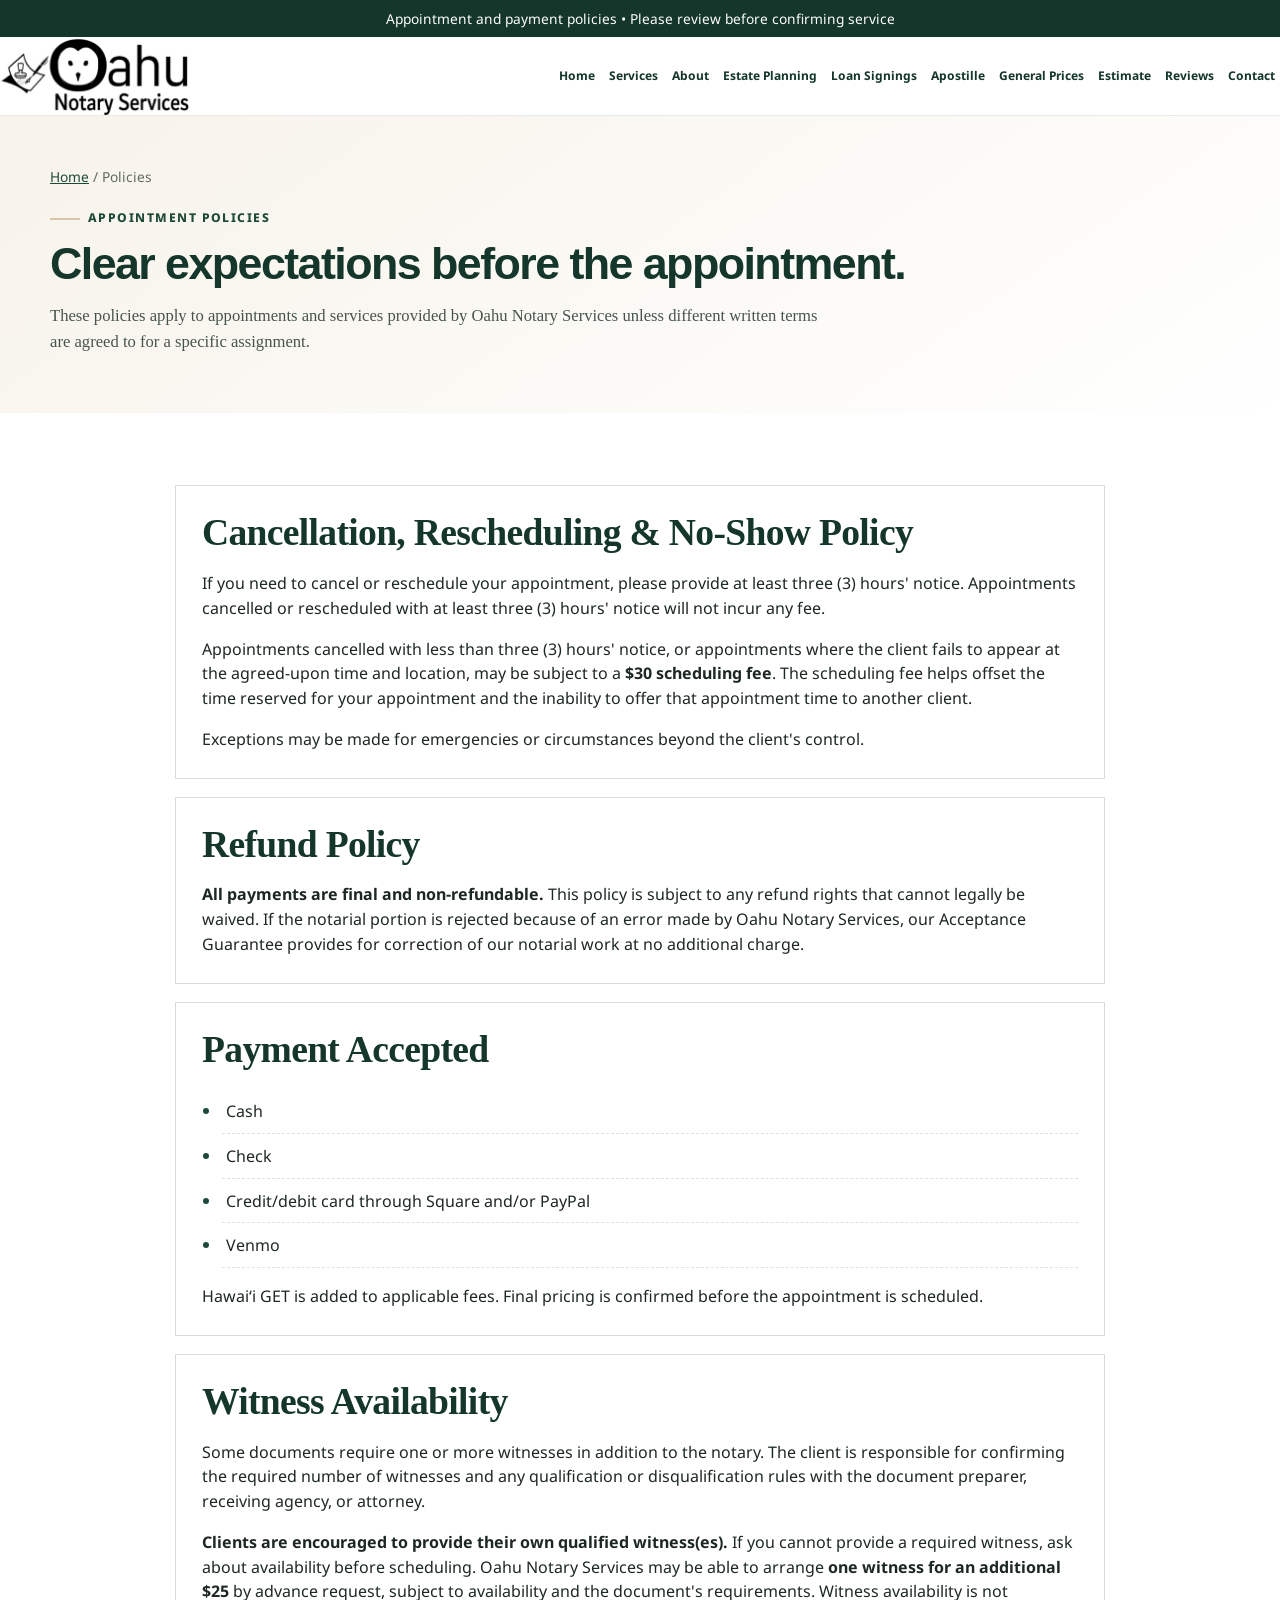
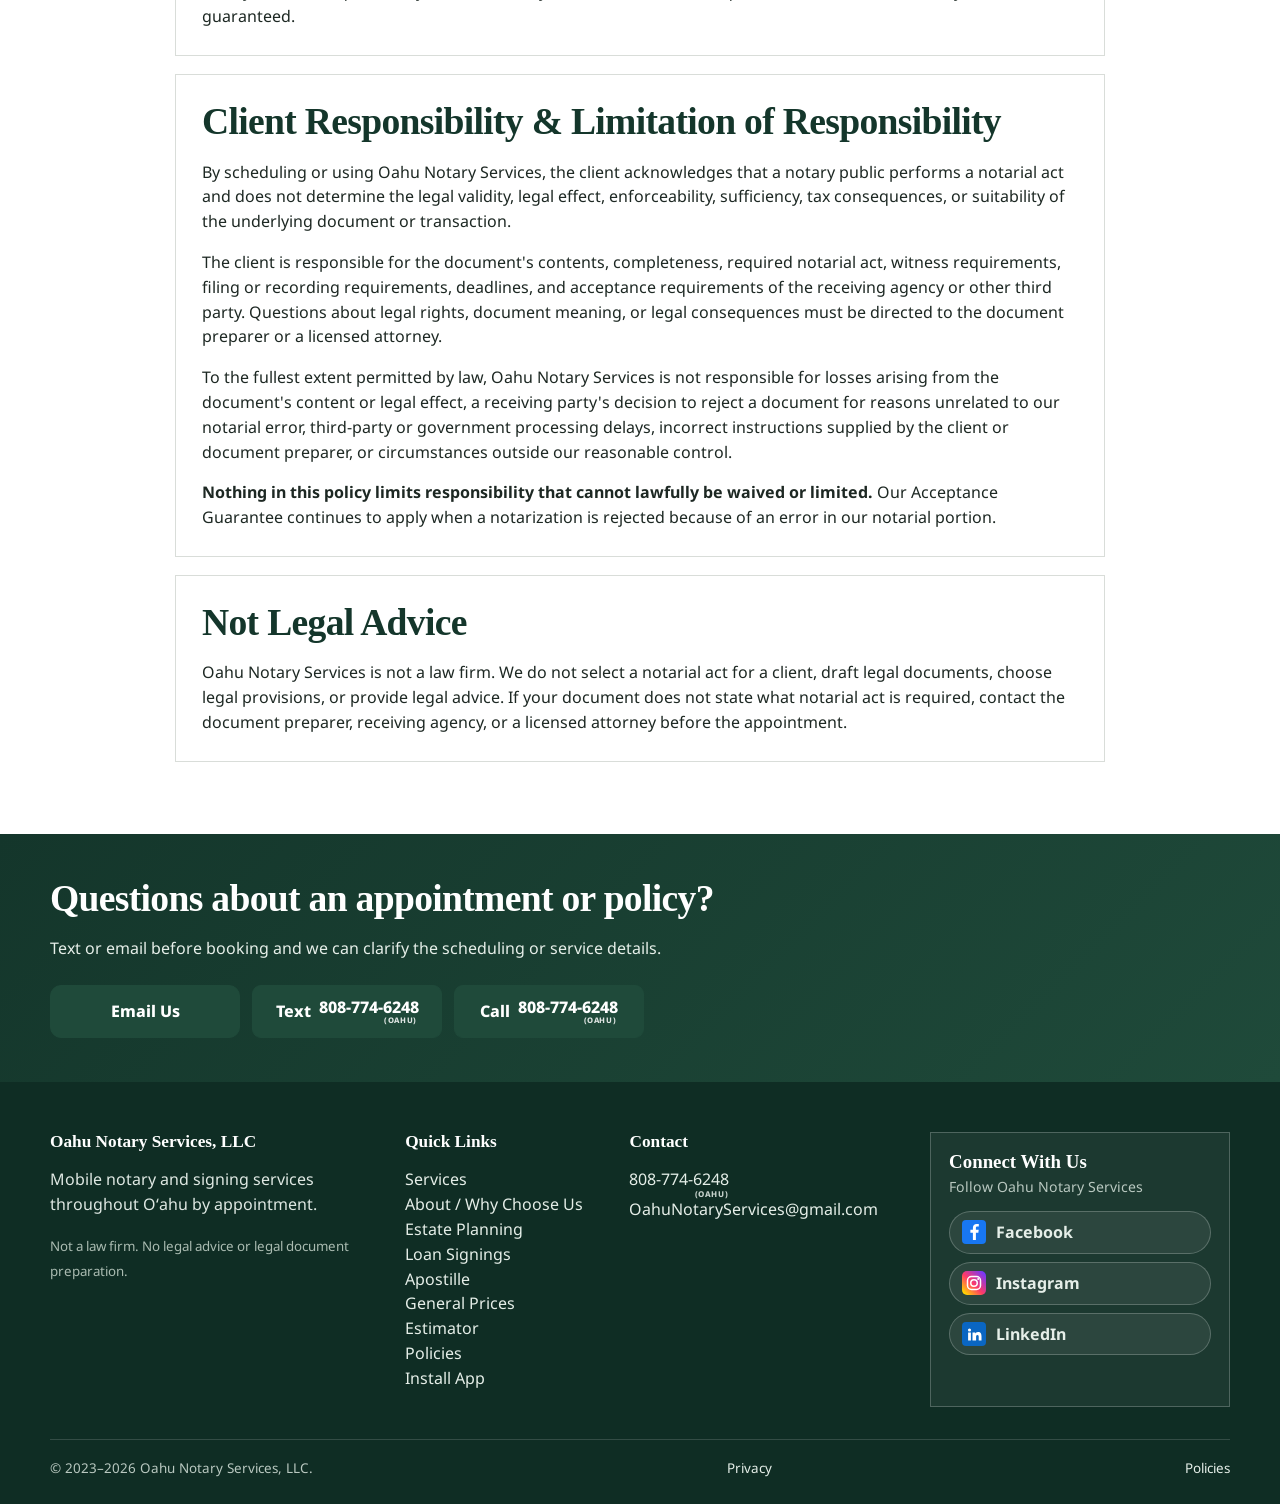
<file: policies.html>
<!DOCTYPE html>

<html lang="en"><head><meta charset="utf-8"/><meta content="width=device-width,initial-scale=1" name="viewport"/>
<title>Appointment Policies | Oahu Notary Services</title><meta content="Oahu Notary Services payment, cancellation, rescheduling, no-show, refund and client-responsibility policies." name="description"/><link href="https://www.oahunotaryservices.com/policies.html" rel="canonical"/><meta content="#1F4A3A" name="theme-color"/><link href="favicon.ico?v=20261013d" rel="icon" sizes="any"/><link href="assets/img/favicon-32.png?v=20261013d" rel="icon" sizes="32x32" type="image/png"/><link href="assets/img/favicon-16.png?v=20261013d" rel="icon" sizes="16x16" type="image/png"/><link href="assets/img/apple-touch-icon.png?v=20261013d" rel="apple-touch-icon" sizes="180x180"/><link href="manifest.webmanifest?v=20261013d" rel="manifest"/><link href="assets/css/styles-v518.css?v=20261013d" rel="stylesheet"/></head><body><a class="skip-link" href="#main">Skip to content</a><div class="topbar">Appointment and payment policies • Please review before confirming service</div><header class="site-header"><div class="container nav"><a aria-label="Oahu Notary Services home" class="brand" href="index.html"><img alt="Oahu Notary Services" src="assets/img/oahu-notary-logo.png?v=20261013d"/></a><button aria-controls="mainNav" aria-expanded="false" class="menu-toggle" type="button">Menu</button><nav aria-label="Main navigation" class="nav-links" id="mainNav"><a href="index.html">Home</a><a href="services.html">Services</a><a href="about.html">About</a><a href="estate.html">Estate Planning</a><a href="loan-signings.html">Loan Signings</a><a href="apostille.html">Apostille</a><a href="pricing.html">General Prices</a><a href="estimate.html">Estimate</a><a href="reviews.html">Reviews</a><a href="contact.html">Contact</a></nav></div></header>
<main id="main"><section class="page-hero"><div class="container"><div class="breadcrumb"><a href="index.html">Home</a> / Policies</div><span class="eyebrow">Appointment Policies</span><h1>Clear expectations before the appointment.</h1><p class="lede">These policies apply to appointments and services provided by Oahu Notary Services unless different written terms are agreed to for a specific assignment.</p></div></section>
<section class="section"><div class="container policy-page"><article class="policy-block"><h2 class="compact-heading">Cancellation, Rescheduling &amp; No-Show Policy</h2><p>If you need to cancel or reschedule your appointment, please provide at least three (3) hours' notice. Appointments cancelled or rescheduled with at least three (3) hours' notice will not incur any fee.</p><p>Appointments cancelled with less than three (3) hours' notice, or appointments where the client fails to appear at the agreed-upon time and location, may be subject to a <strong>$30 scheduling fee</strong>. The scheduling fee helps offset the time reserved for your appointment and the inability to offer that appointment time to another client.</p><p>Exceptions may be made for emergencies or circumstances beyond the client's control.</p></article>
<article class="policy-block"><h2 class="compact-heading">Refund Policy</h2><p><strong>All payments are final and non-refundable.</strong> This policy is subject to any refund rights that cannot legally be waived. If the notarial portion is rejected because of an error made by Oahu Notary Services, our Acceptance Guarantee provides for correction of our notarial work at no additional charge.</p></article>
<article class="policy-block"><h2 class="compact-heading">Payment Accepted</h2><ul class="list-clean"><li>Cash</li><li>Check</li><li>Credit/debit card through Square and/or PayPal</li><li>Venmo</li></ul><p>Hawaiʻi GET is added to applicable fees. Final pricing is confirmed before the appointment is scheduled.</p></article>
<article class="policy-block"><h2 class="compact-heading">Witness Availability</h2><p>Some documents require one or more witnesses in addition to the notary. The client is responsible for confirming the required number of witnesses and any qualification or disqualification rules with the document preparer, receiving agency, or attorney.</p><p><strong>Clients are encouraged to provide their own qualified witness(es).</strong> If you cannot provide a required witness, ask about availability before scheduling. Oahu Notary Services may be able to arrange <strong>one witness for an additional $25</strong> by advance request, subject to availability and the document's requirements. Witness availability is not guaranteed.</p></article><article class="policy-block"><h2 class="compact-heading">Client Responsibility &amp; Limitation of Responsibility</h2><p>By scheduling or using Oahu Notary Services, the client acknowledges that a notary public performs a notarial act and does not determine the legal validity, legal effect, enforceability, sufficiency, tax consequences, or suitability of the underlying document or transaction.</p><p>The client is responsible for the document's contents, completeness, required notarial act, witness requirements, filing or recording requirements, deadlines, and acceptance requirements of the receiving agency or other third party. Questions about legal rights, document meaning, or legal consequences must be directed to the document preparer or a licensed attorney.</p><p>To the fullest extent permitted by law, Oahu Notary Services is not responsible for losses arising from the document's content or legal effect, a receiving party's decision to reject a document for reasons unrelated to our notarial error, third-party or government processing delays, incorrect instructions supplied by the client or document preparer, or circumstances outside our reasonable control.</p><p><strong>Nothing in this policy limits responsibility that cannot lawfully be waived or limited.</strong> Our Acceptance Guarantee continues to apply when a notarization is rejected because of an error in our notarial portion.</p></article>
<article class="policy-block"><h2 class="compact-heading">Not Legal Advice</h2><p>Oahu Notary Services is not a law firm. We do not select a notarial act for a client, draft legal documents, choose legal provisions, or provide legal advice. If your document does not state what notarial act is required, contact the document preparer, receiving agency, or a licensed attorney before the appointment.</p></article></div></section>
<section class="cta-band"><div class="container"><h2 class="compact-heading">Questions about an appointment or policy?</h2><p>Text or email before booking and we can clarify the scheduling or service details.</p><div class="button-row contact-actions"><a class="btn btn-contact" data-email-link="">Email Us</a><a class="btn btn-contact" data-text-link="">Text</a><a class="btn btn-contact" data-phone-link="">Call</a></div></div></section></main>
<footer class="footer"><div class="container"><div class="footer-grid"><div class="footer-brand"><h3>Oahu Notary Services, LLC</h3><p>Mobile notary and signing services throughout Oʻahu by appointment.</p><small>Not a law firm. No legal advice or legal document preparation.</small></div><div><h3>Quick Links</h3><p><a href="services.html">Services</a><br/><a href="about.html">About / Why Choose Us</a><br/><a href="estate.html">Estate Planning</a><br/><a href="loan-signings.html">Loan Signings</a><br/><a href="apostille.html">Apostille</a><br/><a href="pricing.html">General Prices</a><br/><a href="estimate.html">Estimator</a><br/><a href="policies.html">Policies</a><br/><a href="index.html#install-app">Install App</a></p></div><div class="footer-contact"><h3>Contact</h3><p><a data-phone-link="">808-774-6248</a><br/><a data-email-link="">OahuNotaryServices@gmail.com</a></p></div><div class="footer-connect"><h3 class="connect-title">Connect With Us</h3><p class="connect-copy">Follow Oahu Notary Services</p><div class="social-links"><a class="social-link" href="https://www.facebook.com/OahuNotaryServices" rel="noopener" target="_blank"><img alt="" src="assets/img/social-facebook.svg?v=20261013d"/>Facebook</a><a class="social-link" href="https://www.instagram.com/OahuNotaryServices" rel="noopener" target="_blank"><img alt="" src="assets/img/social-instagram.svg?v=20261013d"/>Instagram</a><a class="social-link" href="https://www.linkedin.com/company/oahunotaryservices/" rel="noopener" target="_blank"><img alt="" src="assets/img/social-linkedin.svg?v=20261013d"/>LinkedIn</a></div></div></div><div class="footer-bottom"><span>© 2023–<span data-year="">2026</span> Oahu Notary Services, LLC.</span><a href="privacy.html">Privacy</a><a href="policies.html">Policies</a></div></div></footer><script src="assets/js/site-v518.js?v=20261013d"></script></body></html>
</file>
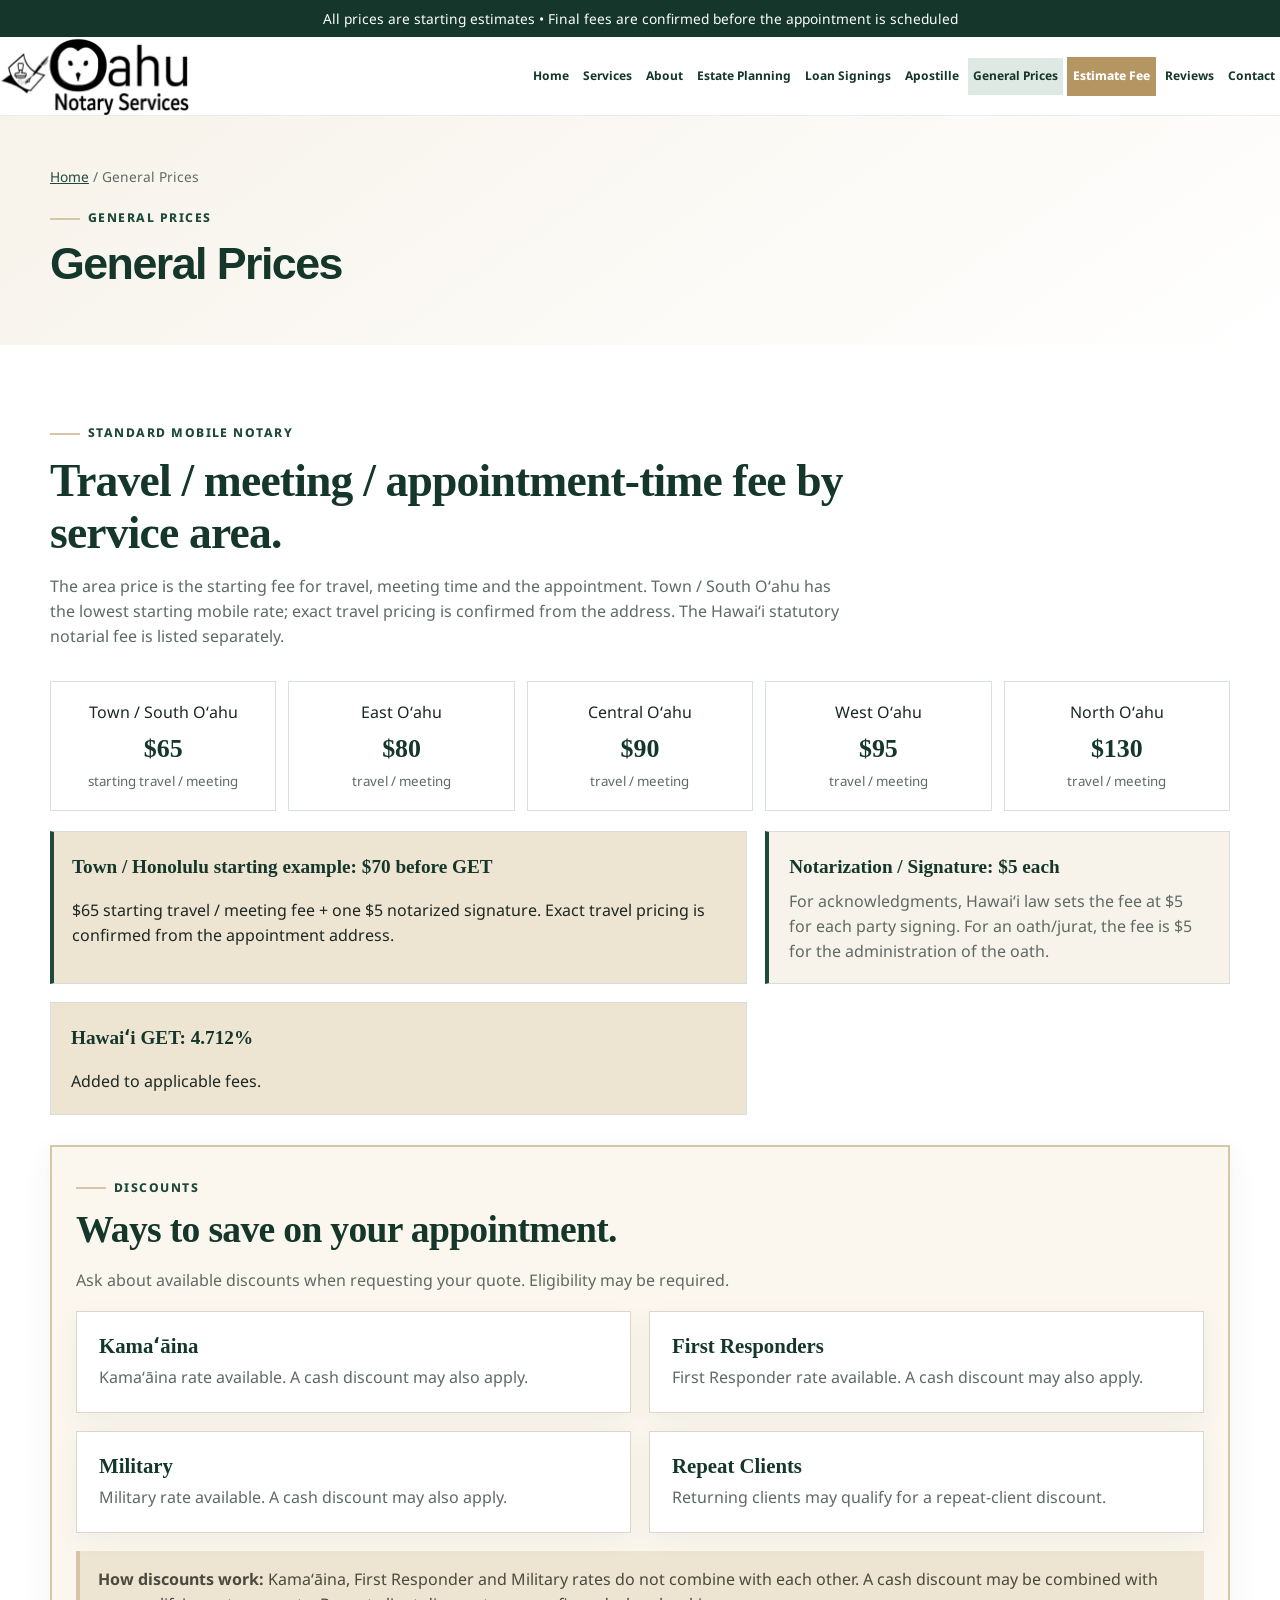
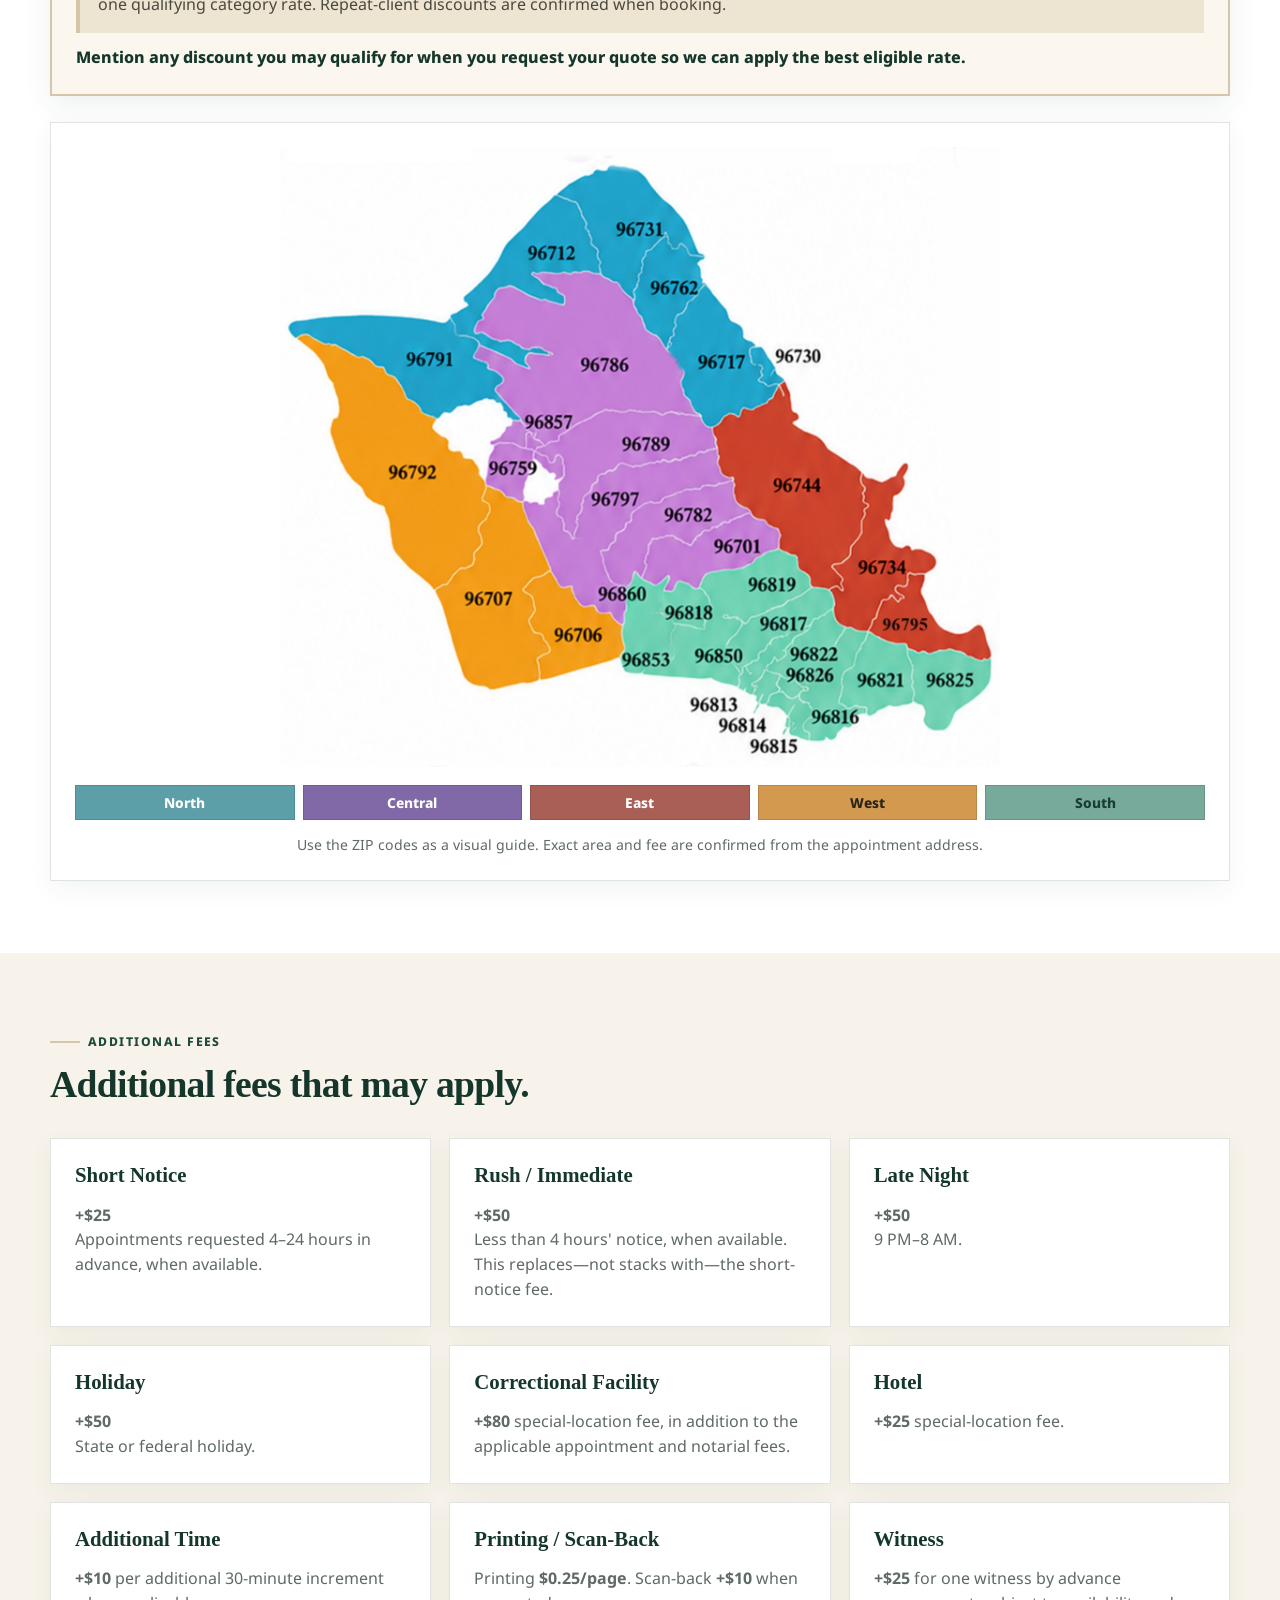
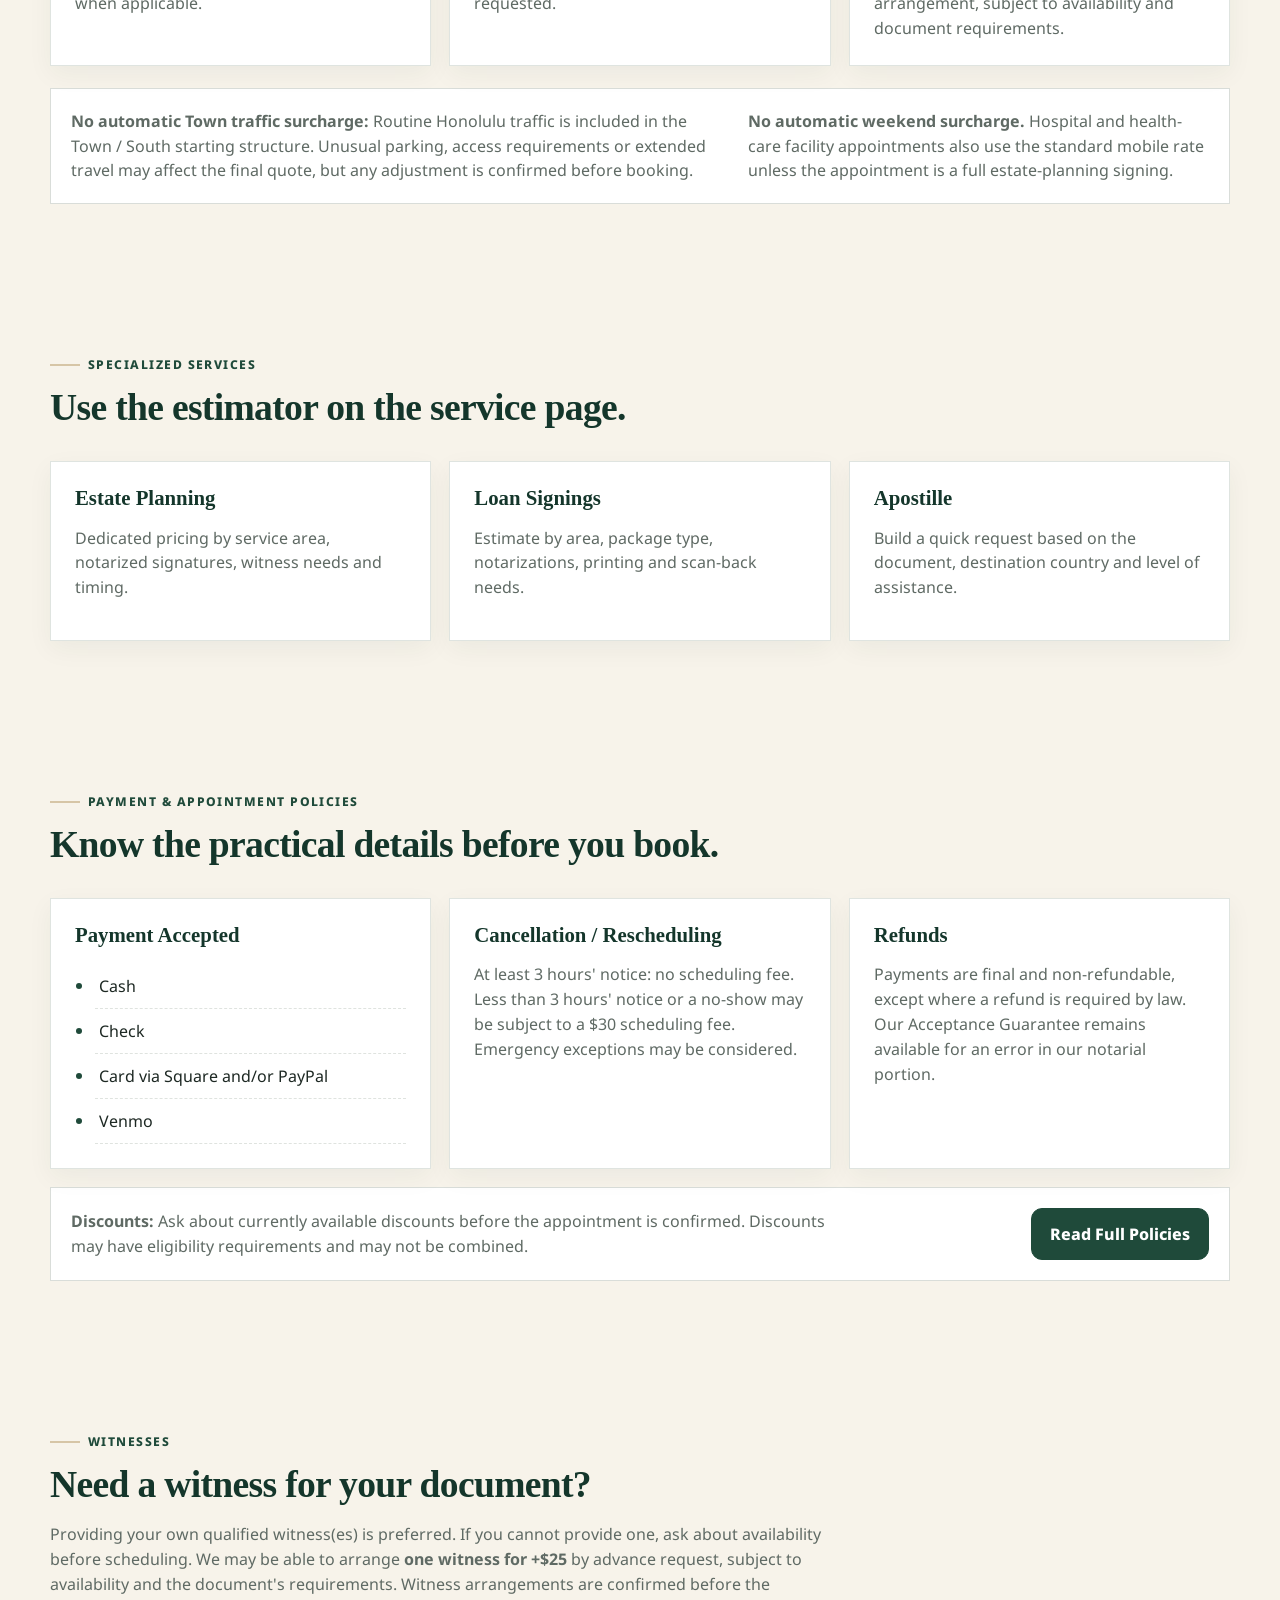
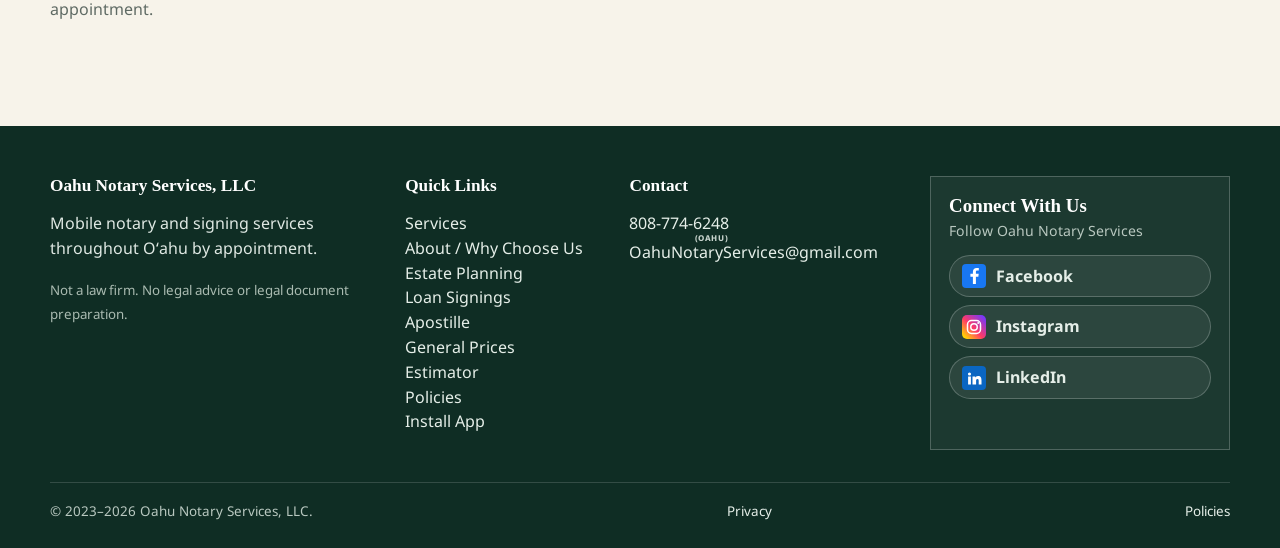
<file: pricing.html>
<!DOCTYPE html>

<html lang="en"><head><meta charset="utf-8"/><meta content="width=device-width,initial-scale=1" name="viewport"/>
<title>General Prices | Oahu Notary Services</title><meta content="General mobile notary pricing, additional fees, discounts and payment information for Oahu Notary Services." name="description"/><link href="https://www.oahunotaryservices.com/pricing.html" rel="canonical"/><meta content="#1f4a3a" name="theme-color"/>
<link href="favicon.ico?v=20261013d" rel="icon" sizes="any"/>
<link href="assets/img/favicon-32.png?v=20261013d" rel="icon" sizes="32x32" type="image/png"/>
<link href="assets/img/favicon-16.png?v=20261013d" rel="icon" sizes="16x16" type="image/png"/>
<link href="assets/img/apple-touch-icon.png?v=20261013d" rel="apple-touch-icon" sizes="180x180"/>
<link href="manifest.webmanifest?v=20261013d" rel="manifest"/>
<meta content="Oahu Notary Services" name="application-name"/>
<meta content="Oahu Notary Services" name="apple-mobile-web-app-title"/>
<meta content="#1F4A3A" name="msapplication-TileColor"/>
<meta content="assets/img/ons-brand-icon-192.png?v=20261013d" name="msapplication-TileImage"/>
<meta content="yes" name="mobile-web-app-capable"/>
<meta content="yes" name="apple-mobile-web-app-capable"/>
<meta content="black-translucent" name="apple-mobile-web-app-status-bar-style"/>
<link href="assets/css/styles-v518.css?v=20261013d" rel="stylesheet"/></head><body><a class="skip-link" href="#main">Skip to content</a>
<div class="topbar">All prices are starting estimates • Final fees are confirmed before the appointment is scheduled</div>
<header class="site-header">
<div class="container nav">
<a aria-label="Oahu Notary Services home" class="brand" href="index.html"><img alt="Oahu Notary Services" src="assets/img/oahu-notary-logo.png?v=20261013d"/></a>
<button aria-controls="mainNav" aria-expanded="false" class="menu-toggle" type="button">Menu</button>
<nav aria-label="Main navigation" class="nav-links" id="mainNav"><a href="index.html">Home</a><a href="services.html">Services</a><a href="about.html">About</a><a href="estate.html">Estate Planning</a><a href="loan-signings.html">Loan Signings</a><a href="apostille.html">Apostille</a><a class="active" href="pricing.html">General Prices</a><a class="btn btn-estimate" href="estimate.html">Estimate Fee</a><a href="reviews.html">Reviews</a><a href="contact.html">Contact</a></nav>
</div>
</header>
<main id="main"><section class="page-hero"><div class="container"><div class="breadcrumb"><a href="index.html">Home</a> / General Prices</div><span class="eyebrow">General Prices</span><h1>General Prices</h1></div></section>
<section class="section"><div class="container"><div class="section-head"><span class="eyebrow">Standard Mobile Notary</span><h2>Travel / meeting / appointment-time fee by service area.</h2><p>The area price is the starting fee for travel, meeting time and the appointment. Town / South Oʻahu has the lowest starting mobile rate; exact travel pricing is confirmed from the address. The Hawaiʻi statutory notarial fee is listed separately.</p></div>
<div class="price-grid"><div class="price-pill">Town / South Oʻahu<strong>$65</strong><small>starting travel / meeting</small></div><div class="price-pill">East Oʻahu<strong>$80</strong><small>travel / meeting</small></div><div class="price-pill">Central Oʻahu<strong>$90</strong><small>travel / meeting</small></div><div class="price-pill">West Oʻahu<strong>$95</strong><small>travel / meeting</small></div><div class="price-pill">North Oʻahu<strong>$130</strong><small>travel / meeting</small></div></div>
<div class="pricing-intro" style="margin-top:20px"><div class="pricing-note town-value-highlight"><strong>Town / Honolulu starting example: $70 before GET</strong><p style="margin-bottom:0">$65 starting travel / meeting fee + one $5 notarized signature. Exact travel pricing is confirmed from the appointment address.</p></div><div class="pricing-note notarial-fee-highlight"><strong>Notarization / Signature: $5 each</strong><p style="margin-bottom:0">For acknowledgments, Hawaiʻi law sets the fee at $5 for each party signing. For an oath/jurat, the fee is $5 for the administration of the oath.</p></div><div class="pricing-note"><strong>Hawaiʻi GET: 4.712%</strong><p style="margin-bottom:0">Added to applicable fees.</p></div></div>
<div class="pricing-discount-block"><div class="section-head"><span class="eyebrow">Discounts</span><h2 class="compact-heading">Ways to save on your appointment.</h2><p>Ask about available discounts when requesting your quote. Eligibility may be required.</p></div><div class="discounts-grid"><div class="discount-card"><h3>Kamaʻāina</h3><p>Kamaʻāina rate available. A cash discount may also apply.</p></div><div class="discount-card"><h3>First Responders</h3><p>First Responder rate available. A cash discount may also apply.</p></div><div class="discount-card"><h3>Military</h3><p>Military rate available. A cash discount may also apply.</p></div><div class="discount-card"><h3>Repeat Clients</h3><p>Returning clients may qualify for a repeat-client discount.</p></div></div><div class="notice discount-rules"><strong>How discounts work:</strong> Kamaʻāina, First Responder and Military rates do not combine with each other. A cash discount may be combined with one qualifying category rate. Repeat-client discounts are confirmed when booking.</div><p class="discount-mention-note">Mention any discount you may qualify for when you request your quote so we can apply the best eligible rate.</p></div><div class="map-wrap" style="margin-top:26px"><img alt="Color-coded Oʻahu service-area map with ZIP codes" class="service-map-img" src="assets/img/oahu-zip-service-map.png?v=20261013d"/><div aria-label="Oʻahu service area color legend" class="map-legend">
<span class="map-legend-chip north">North</span>
<span class="map-legend-chip central">Central</span>
<span class="map-legend-chip east">East</span>
<span class="map-legend-chip west">West</span>
<span class="map-legend-chip south">South</span>
</div><p class="map-caption">Use the ZIP codes as a visual guide. Exact area and fee are confirmed from the appointment address.</p></div>
</div></section>
<section class="section alt"><div class="container"><div class="section-head"><span class="eyebrow">Additional Fees</span><h2 class="compact-heading">Additional fees that may apply.</h2></div>
<div class="grid-3">
<div class="card"><h3>Short Notice</h3><p><strong>+$25</strong><br/>Appointments requested 4–24 hours in advance, when available.</p></div>
<div class="card"><h3>Rush / Immediate</h3><p><strong>+$50</strong><br/>Less than 4 hours' notice, when available. This replaces—not stacks with—the short-notice fee.</p></div>
<div class="card"><h3>Late Night</h3><p><strong>+$50</strong><br/>9 PM–8 AM.</p></div>
<div class="card"><h3>Holiday</h3><p><strong>+$50</strong><br/>State or federal holiday.</p></div>
<div class="card"><h3>Correctional Facility</h3><p><strong>+$80</strong> special-location fee, in addition to the applicable appointment and notarial fees.</p></div>
<div class="card"><h3>Hotel</h3><p><strong>+$25</strong> special-location fee.</p></div>
<div class="card"><h3>Additional Time</h3><p><strong>+$10</strong> per additional 30-minute increment when applicable.</p></div>
<div class="card"><h3>Printing / Scan-Back</h3><p>Printing <strong>$0.25/page</strong>. Scan-back <strong>+$10</strong> when requested.</p></div>
<div class="card"><h3>Witness</h3><p><strong>+$25</strong> for one witness by advance arrangement, subject to availability and document requirements.</p></div>
</div>
<div class="policy-callout pricing-competitive-note"><p><strong>No automatic Town traffic surcharge:</strong> Routine Honolulu traffic is included in the Town / South starting structure. Unusual parking, access requirements or extended travel may affect the final quote, but any adjustment is confirmed before booking.</p><p><strong>No automatic weekend surcharge.</strong> Hospital and health-care facility appointments also use the standard mobile rate unless the appointment is a full estate-planning signing.</p></div></div></section>
<section class="section alt"><div class="container"><div class="section-head"><span class="eyebrow">Specialized Services</span><h2 class="compact-heading">Use the estimator on the service page.</h2></div><div class="grid-3"><a class="card card-link service-card" href="estate.html#estate-estimator"><h3>Estate Planning</h3><p>Dedicated pricing by service area, notarized signatures, witness needs and timing.</p></a><a class="card card-link service-card" href="loan-signings.html#loan-estimator"><h3>Loan Signings</h3><p>Estimate by area, package type, notarizations, printing and scan-back needs.</p></a><a class="card card-link service-card" href="apostille.html#apostille-quote"><h3>Apostille</h3><p>Build a quick request based on the document, destination country and level of assistance.</p></a></div></div></section><section class="section alt"><div class="container"><div class="section-head"><span class="eyebrow">Payment &amp; Appointment Policies</span><h2 class="compact-heading">Know the practical details before you book.</h2></div><div class="grid-3 policy-summary-grid"><div class="card"><h3>Payment Accepted</h3><ul class="list-clean"><li>Cash</li><li>Check</li><li>Card via Square and/or PayPal</li><li>Venmo</li></ul></div><div class="card"><h3>Cancellation / Rescheduling</h3><p>At least 3 hours' notice: no scheduling fee. Less than 3 hours' notice or a no-show may be subject to a $30 scheduling fee. Emergency exceptions may be considered.</p></div><div class="card"><h3>Refunds</h3><p>Payments are final and non-refundable, except where a refund is required by law. Our Acceptance Guarantee remains available for an error in our notarial portion.</p></div></div><div class="policy-callout"><p><strong>Discounts:</strong> Ask about currently available discounts before the appointment is confirmed. Discounts may have eligibility requirements and may not be combined.</p><a class="btn btn-general" href="policies.html">Read Full Policies</a></div></div></section><section class="section alt"><div class="container"><div class="section-head"><span class="eyebrow">Witnesses</span><h2 class="compact-heading">Need a witness for your document?</h2><p>Providing your own qualified witness(es) is preferred. If you cannot provide one, ask about availability before scheduling. We may be able to arrange <strong>one witness for +$25</strong> by advance request, subject to availability and the document's requirements. Witness arrangements are confirmed before the appointment.</p></div></div></section>
</main><footer class="footer"><div class="container"><div class="footer-grid">
<div class="footer-brand"><h3>Oahu Notary Services, LLC</h3><p>Mobile notary and signing services throughout Oʻahu by appointment.</p><small>Not a law firm. No legal advice or legal document preparation.</small></div>
<div><h3>Quick Links</h3><p><a href="services.html">Services</a><br/><a href="about.html">About / Why Choose Us</a><br/><a href="estate.html">Estate Planning</a><br/><a href="loan-signings.html">Loan Signings</a><br/><a href="apostille.html">Apostille</a><br/><a href="pricing.html">General Prices</a><br/><a href="estimate.html">Estimator</a><br/><a href="policies.html">Policies</a><br/><a href="index.html#install-app">Install App</a></p></div>
<div class="footer-contact"><h3>Contact</h3><p><a data-phone-link="">808-774-6248</a><br/><a data-email-link="">OahuNotaryServices@gmail.com</a></p></div>
<div class="footer-connect"><h3 class="connect-title">Connect With Us</h3><p class="connect-copy">Follow Oahu Notary Services</p><div class="social-links"><a class="social-link" href="https://www.facebook.com/OahuNotaryServices" rel="noopener" target="_blank"><img alt="" src="assets/img/social-facebook.svg?v=20261013d"/>Facebook</a><a class="social-link" href="https://www.instagram.com/OahuNotaryServices" rel="noopener" target="_blank"><img alt="" src="assets/img/social-instagram.svg?v=20261013d"/>Instagram</a><a class="social-link" href="https://www.linkedin.com/company/oahunotaryservices/" rel="noopener" target="_blank"><img alt="" src="assets/img/social-linkedin.svg?v=20261013d"/>LinkedIn</a></div></div>
</div><div class="footer-bottom"><span>© 2023–<span data-year="">2026</span> Oahu Notary Services, LLC.</span><a href="privacy.html">Privacy</a><a href="policies.html">Policies</a></div></div></footer>
<script src="assets/js/site-v518.js?v=20261013d"></script></body></html>
</file>
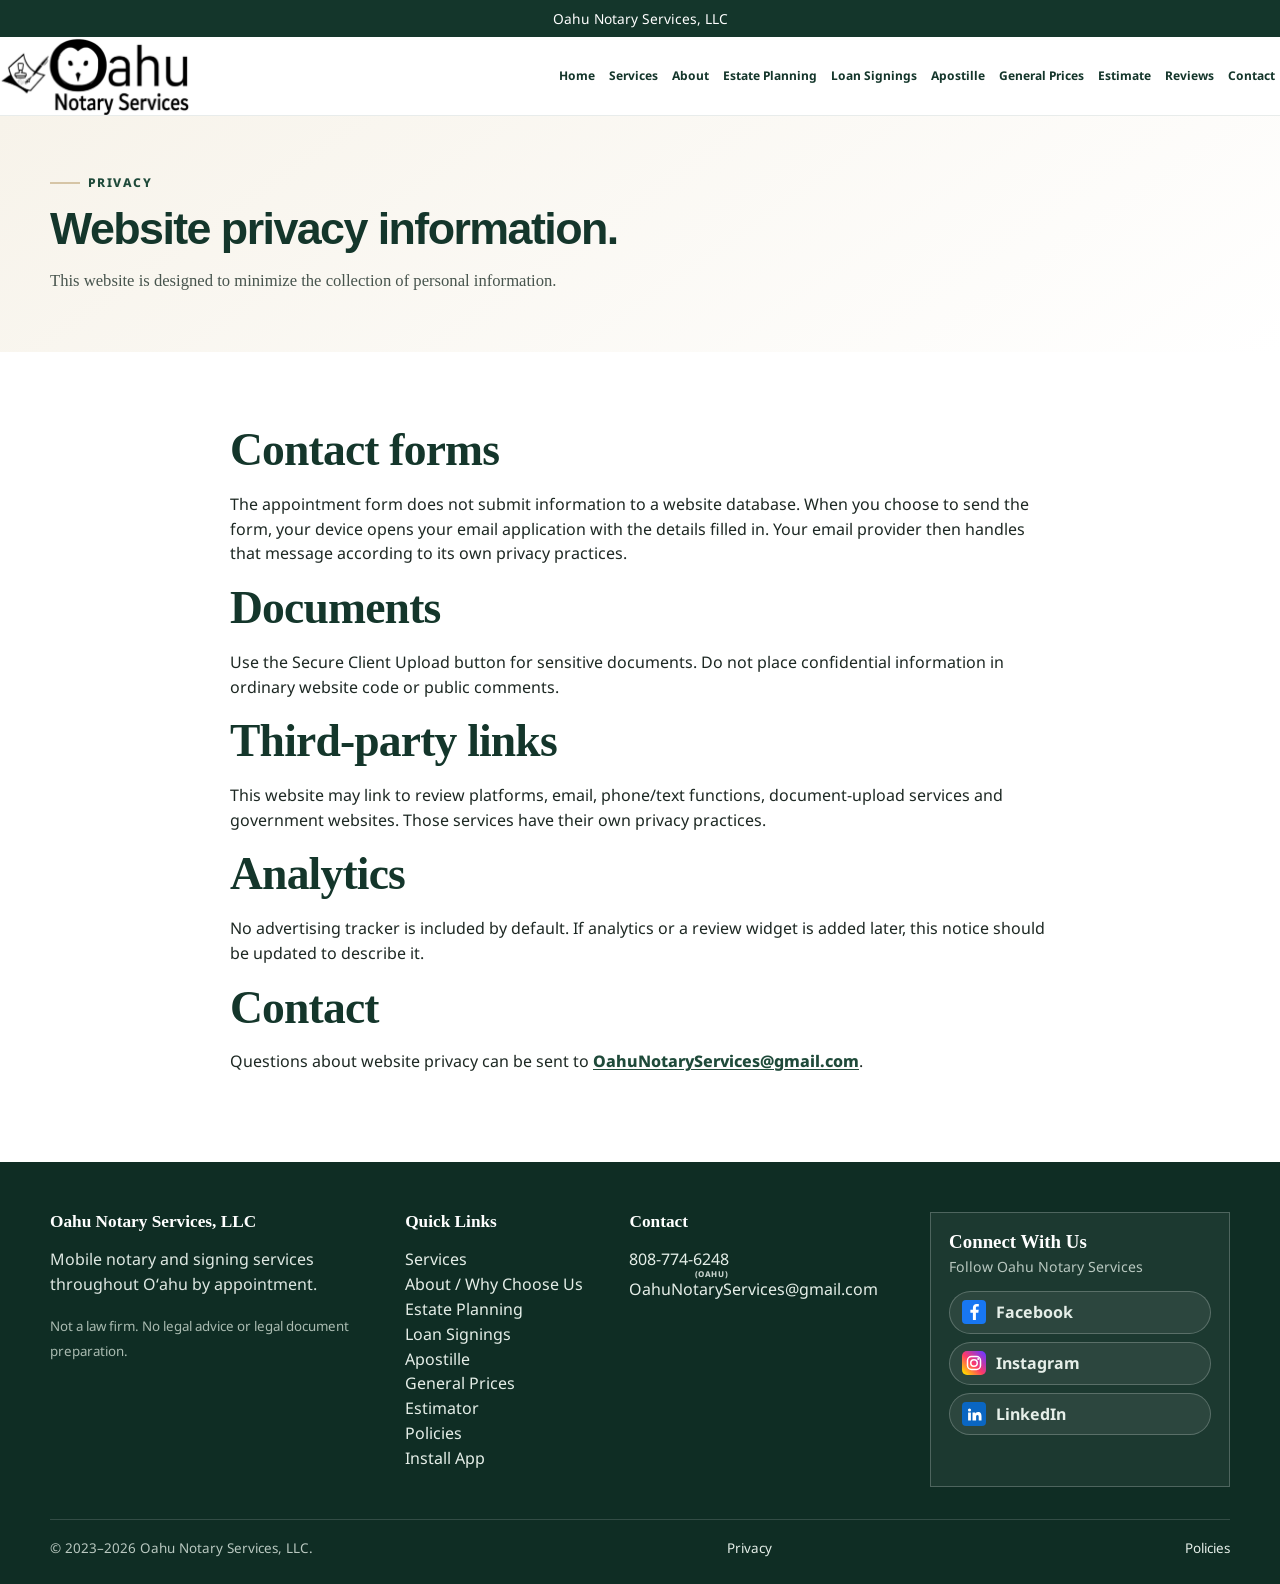
<file: privacy.html>
<!DOCTYPE html>

<html lang="en"><head><meta charset="utf-8"/><meta content="width=device-width,initial-scale=1" name="viewport"/>
<title>Privacy | Oahu Notary Services</title><meta content="#1F4A3A" name="theme-color"/>
<link href="favicon.ico?v=20261013d" rel="icon" sizes="any"/>
<link href="assets/img/favicon-32.png?v=20261013d" rel="icon" sizes="32x32" type="image/png"/>
<link href="assets/img/favicon-16.png?v=20261013d" rel="icon" sizes="16x16" type="image/png"/>
<link href="assets/img/apple-touch-icon.png?v=20261013d" rel="apple-touch-icon" sizes="180x180"/>
<link href="manifest.webmanifest?v=20261013d" rel="manifest"/>
<meta content="Oahu Notary Services" name="application-name"/>
<meta content="Oahu Notary Services" name="apple-mobile-web-app-title"/>
<meta content="#1F4A3A" name="msapplication-TileColor"/>
<meta content="assets/img/ons-brand-icon-192.png?v=20261013d" name="msapplication-TileImage"/>
<meta content="yes" name="mobile-web-app-capable"/>
<meta content="yes" name="apple-mobile-web-app-capable"/>
<meta content="black-translucent" name="apple-mobile-web-app-status-bar-style"/>
<link href="assets/css/styles-v518.css?v=20261013d" rel="stylesheet"/></head><body><div class="topbar">Oahu Notary Services, LLC</div><header class="site-header">
<div class="container nav">
<a aria-label="Oahu Notary Services home" class="brand" href="index.html"><img alt="Oahu Notary Services" src="assets/img/oahu-notary-logo.png?v=20261013d"/></a>
<button aria-controls="mainNav" aria-expanded="false" class="menu-toggle" type="button">Menu</button>
<nav aria-label="Main navigation" class="nav-links" id="mainNav"><a href="index.html">Home</a><a href="services.html">Services</a><a href="about.html">About</a><a href="estate.html">Estate Planning</a><a href="loan-signings.html">Loan Signings</a><a href="apostille.html">Apostille</a><a href="pricing.html">General Prices</a><a href="estimate.html">Estimate</a><a href="reviews.html">Reviews</a><a href="contact.html">Contact</a></nav>
</div>
</header>
<main id="main"><section class="page-hero"><div class="container"><span class="eyebrow">Privacy</span><h1>Website privacy information.</h1><p class="lede">This website is designed to minimize the collection of personal information.</p></div></section><section class="section"><div class="container" style="max-width:820px"><h2>Contact forms</h2><p>The appointment form does not submit information to a website database. When you choose to send the form, your device opens your email application with the details filled in. Your email provider then handles that message according to its own privacy practices.</p><h2>Documents</h2><p>Use the Secure Client Upload button for sensitive documents. Do not place confidential information in ordinary website code or public comments.</p><h2>Third-party links</h2><p>This website may link to review platforms, email, phone/text functions, document-upload services and government websites. Those services have their own privacy practices.</p><h2>Analytics</h2><p>No advertising tracker is included by default. If analytics or a review widget is added later, this notice should be updated to describe it.</p><h2>Contact</h2><p>Questions about website privacy can be sent to <a class="text-link" data-email-link="">OahuNotaryServices@gmail.com</a>.</p></div></section></main><footer class="footer"><div class="container"><div class="footer-grid">
<div class="footer-brand"><h3>Oahu Notary Services, LLC</h3><p>Mobile notary and signing services throughout Oʻahu by appointment.</p><small>Not a law firm. No legal advice or legal document preparation.</small></div>
<div><h3>Quick Links</h3><p><a href="services.html">Services</a><br/><a href="about.html">About / Why Choose Us</a><br/><a href="estate.html">Estate Planning</a><br/><a href="loan-signings.html">Loan Signings</a><br/><a href="apostille.html">Apostille</a><br/><a href="pricing.html">General Prices</a><br/><a href="estimate.html">Estimator</a><br/><a href="policies.html">Policies</a><br/><a href="index.html#install-app">Install App</a></p></div>
<div class="footer-contact"><h3>Contact</h3><p><a data-phone-link="">808-774-6248</a><br/><a data-email-link="">OahuNotaryServices@gmail.com</a></p></div>
<div class="footer-connect"><h3 class="connect-title">Connect With Us</h3><p class="connect-copy">Follow Oahu Notary Services</p><div class="social-links"><a class="social-link" href="https://www.facebook.com/OahuNotaryServices" rel="noopener" target="_blank"><img alt="" src="assets/img/social-facebook.svg?v=20261013d"/>Facebook</a><a class="social-link" href="https://www.instagram.com/OahuNotaryServices" rel="noopener" target="_blank"><img alt="" src="assets/img/social-instagram.svg?v=20261013d"/>Instagram</a><a class="social-link" href="https://www.linkedin.com/company/oahunotaryservices/" rel="noopener" target="_blank"><img alt="" src="assets/img/social-linkedin.svg?v=20261013d"/>LinkedIn</a></div></div>
</div><div class="footer-bottom"><span>© 2023–<span data-year="">2026</span> Oahu Notary Services, LLC.</span><a href="privacy.html">Privacy</a><a href="policies.html">Policies</a></div></div></footer>
<script src="assets/js/site-v518.js?v=20261013d"></script></body></html>
</file>
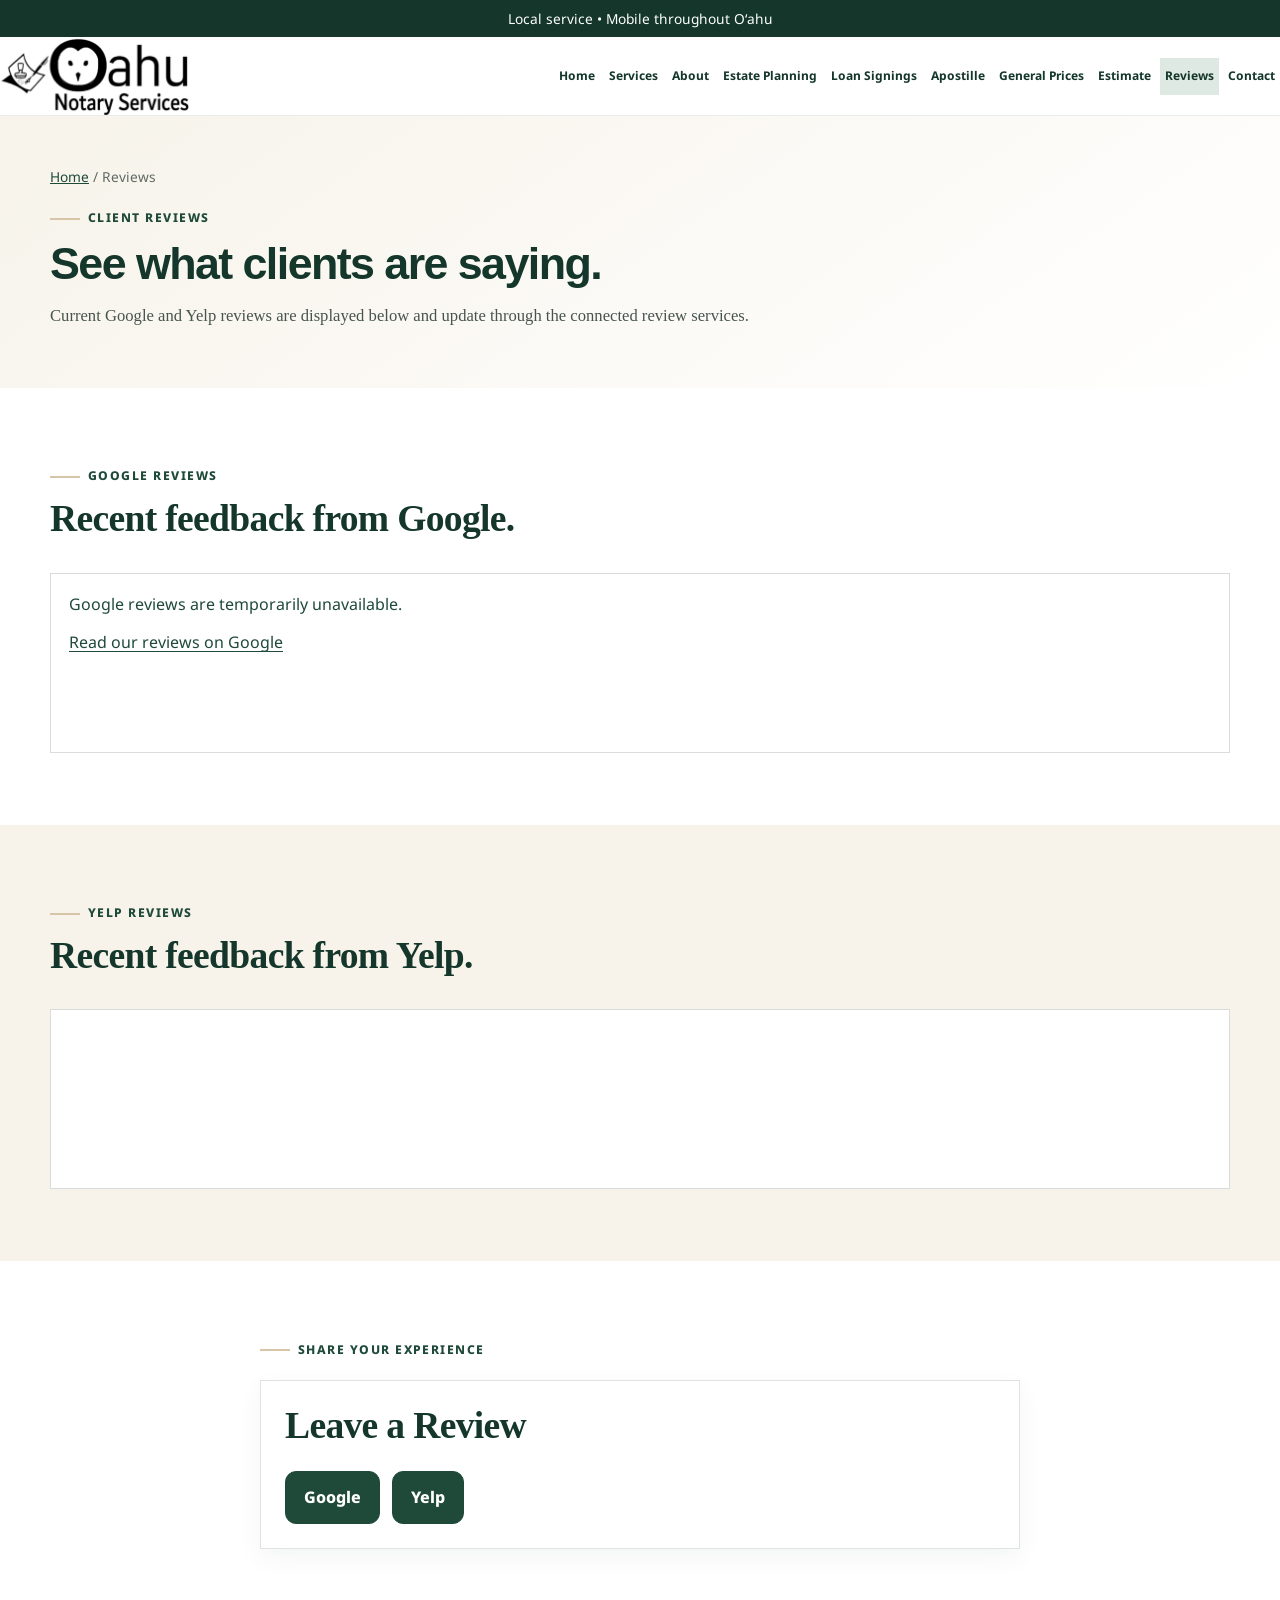
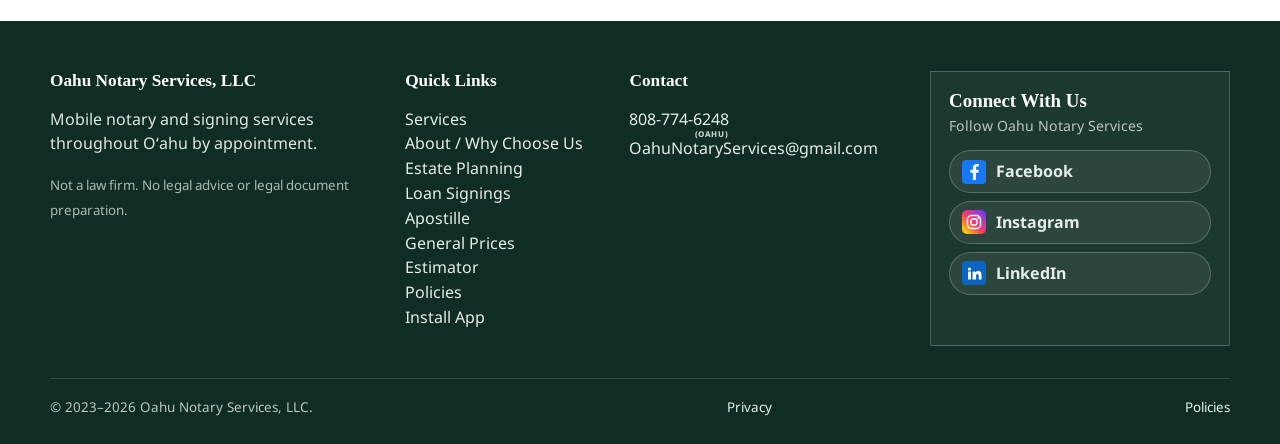
<file: reviews.html>
<!DOCTYPE html>

<html lang="en"><head><meta charset="utf-8"/><meta content="width=device-width,initial-scale=1" name="viewport"/>
<title>Reviews | Oahu Notary Services</title><meta content="Read reviews and leave feedback for Oahu Notary Services, a mobile notary serving Oʻahu." name="description"/><link href="https://www.oahunotaryservices.com/reviews.html" rel="canonical"/><meta content="#1f4a3a" name="theme-color"/>
<link href="favicon.ico?v=20261013d" rel="icon" sizes="any"/>
<link href="assets/img/favicon-32.png?v=20261013d" rel="icon" sizes="32x32" type="image/png"/>
<link href="assets/img/favicon-16.png?v=20261013d" rel="icon" sizes="16x16" type="image/png"/>
<link href="assets/img/apple-touch-icon.png?v=20261013d" rel="apple-touch-icon" sizes="180x180"/>
<link href="manifest.webmanifest?v=20261013d" rel="manifest"/>
<meta content="Oahu Notary Services" name="application-name"/>
<meta content="Oahu Notary Services" name="apple-mobile-web-app-title"/>
<meta content="#1F4A3A" name="msapplication-TileColor"/>
<meta content="assets/img/ons-brand-icon-192.png?v=20261013d" name="msapplication-TileImage"/>
<meta content="yes" name="mobile-web-app-capable"/>
<meta content="yes" name="apple-mobile-web-app-capable"/>
<meta content="black-translucent" name="apple-mobile-web-app-status-bar-style"/>
<link href="assets/css/styles-v518.css?v=20261013d" rel="stylesheet"/><link href="assets/notary-reviews/reviews.css?v=20261118" rel="stylesheet"/></head><body><a class="skip-link" href="#main">Skip to content</a>
<div class="topbar">Local service • Mobile throughout Oʻahu</div>
<header class="site-header">
<div class="container nav">
<a aria-label="Oahu Notary Services home" class="brand" href="index.html"><img alt="Oahu Notary Services" src="assets/img/oahu-notary-logo.png?v=20261013d"/></a>
<button aria-controls="mainNav" aria-expanded="false" class="menu-toggle" type="button">Menu</button>
<nav aria-label="Main navigation" class="nav-links" id="mainNav"><a href="index.html">Home</a><a href="services.html">Services</a><a href="about.html">About</a><a href="estate.html">Estate Planning</a><a href="loan-signings.html">Loan Signings</a><a href="apostille.html">Apostille</a><a href="pricing.html">General Prices</a><a href="estimate.html">Estimate</a><a class="active" href="reviews.html">Reviews</a><a href="contact.html">Contact</a></nav>
</div>
</header>
<main id="main">
<section class="page-hero"><div class="container"><div class="breadcrumb"><a href="index.html">Home</a> / Reviews</div><span class="eyebrow">Client Reviews</span><h1>See what clients are saying.</h1><p class="lede">Current Google and Yelp reviews are displayed below and update through the connected review services.</p></div></section>
<section class="section"><div class="container"><div class="section-head"><span class="eyebrow">Google Reviews</span><h2 class="compact-heading">Recent feedback from Google.</h2></div><div class="review-widget-shell"><div data-notary-reviews data-endpoint="https://oahu-notary-reviews.oahunotaryservices.workers.dev/reviews" aria-live="polite"><p>Loading recent Google reviews…</p></div></div></div></section>
<section class="section alt"><div class="container"><div class="section-head"><span class="eyebrow">Yelp Reviews</span><h2 class="compact-heading">Recent feedback from Yelp.</h2></div><div class="review-widget-shell"><div class="elfsight-app-79cece3c-49c6-4c7e-b00b-9d2cc68efcbc" data-elfsight-app-lazy=""></div></div></div></section>
<section class="section"><div class="container review-share"><span class="eyebrow">Share Your Experience</span><div class="card review-leave-card"><h2 class="compact-heading">Leave a Review</h2><div class="button-row"><a class="btn btn-general" data-google-reviews="" rel="noopener" target="_blank">Google</a><a class="btn btn-general" data-yelp-reviews="" rel="noopener" target="_blank">Yelp</a></div></div></div></section>
</main><footer class="footer"><div class="container"><div class="footer-grid">
<div class="footer-brand"><h3>Oahu Notary Services, LLC</h3><p>Mobile notary and signing services throughout Oʻahu by appointment.</p><small>Not a law firm. No legal advice or legal document preparation.</small></div>
<div><h3>Quick Links</h3><p><a href="services.html">Services</a><br/><a href="about.html">About / Why Choose Us</a><br/><a href="estate.html">Estate Planning</a><br/><a href="loan-signings.html">Loan Signings</a><br/><a href="apostille.html">Apostille</a><br/><a href="pricing.html">General Prices</a><br/><a href="estimate.html">Estimator</a><br/><a href="policies.html">Policies</a><br/><a href="index.html#install-app">Install App</a></p></div>
<div class="footer-contact"><h3>Contact</h3><p><a data-phone-link="">808-774-6248</a><br/><a data-email-link="">OahuNotaryServices@gmail.com</a></p></div>
<div class="footer-connect"><h3 class="connect-title">Connect With Us</h3><p class="connect-copy">Follow Oahu Notary Services</p><div class="social-links"><a class="social-link" href="https://www.facebook.com/OahuNotaryServices" rel="noopener" target="_blank"><img alt="" src="assets/img/social-facebook.svg?v=20261013d"/>Facebook</a><a class="social-link" href="https://www.instagram.com/OahuNotaryServices" rel="noopener" target="_blank"><img alt="" src="assets/img/social-instagram.svg?v=20261013d"/>Instagram</a><a class="social-link" href="https://www.linkedin.com/company/oahunotaryservices/" rel="noopener" target="_blank"><img alt="" src="assets/img/social-linkedin.svg?v=20261013d"/>LinkedIn</a></div></div>
</div><div class="footer-bottom"><span>© 2023–<span data-year="">2026</span> Oahu Notary Services, LLC.</span><a href="privacy.html">Privacy</a><a href="policies.html">Policies</a></div></div></footer>
<script defer src="assets/notary-reviews/reviews.js?v=20261118"></script><script async="" src="https://elfsightcdn.com/platform.js"></script><script src="assets/js/site-v518.js?v=20261013d"></script></body></html>
</file>
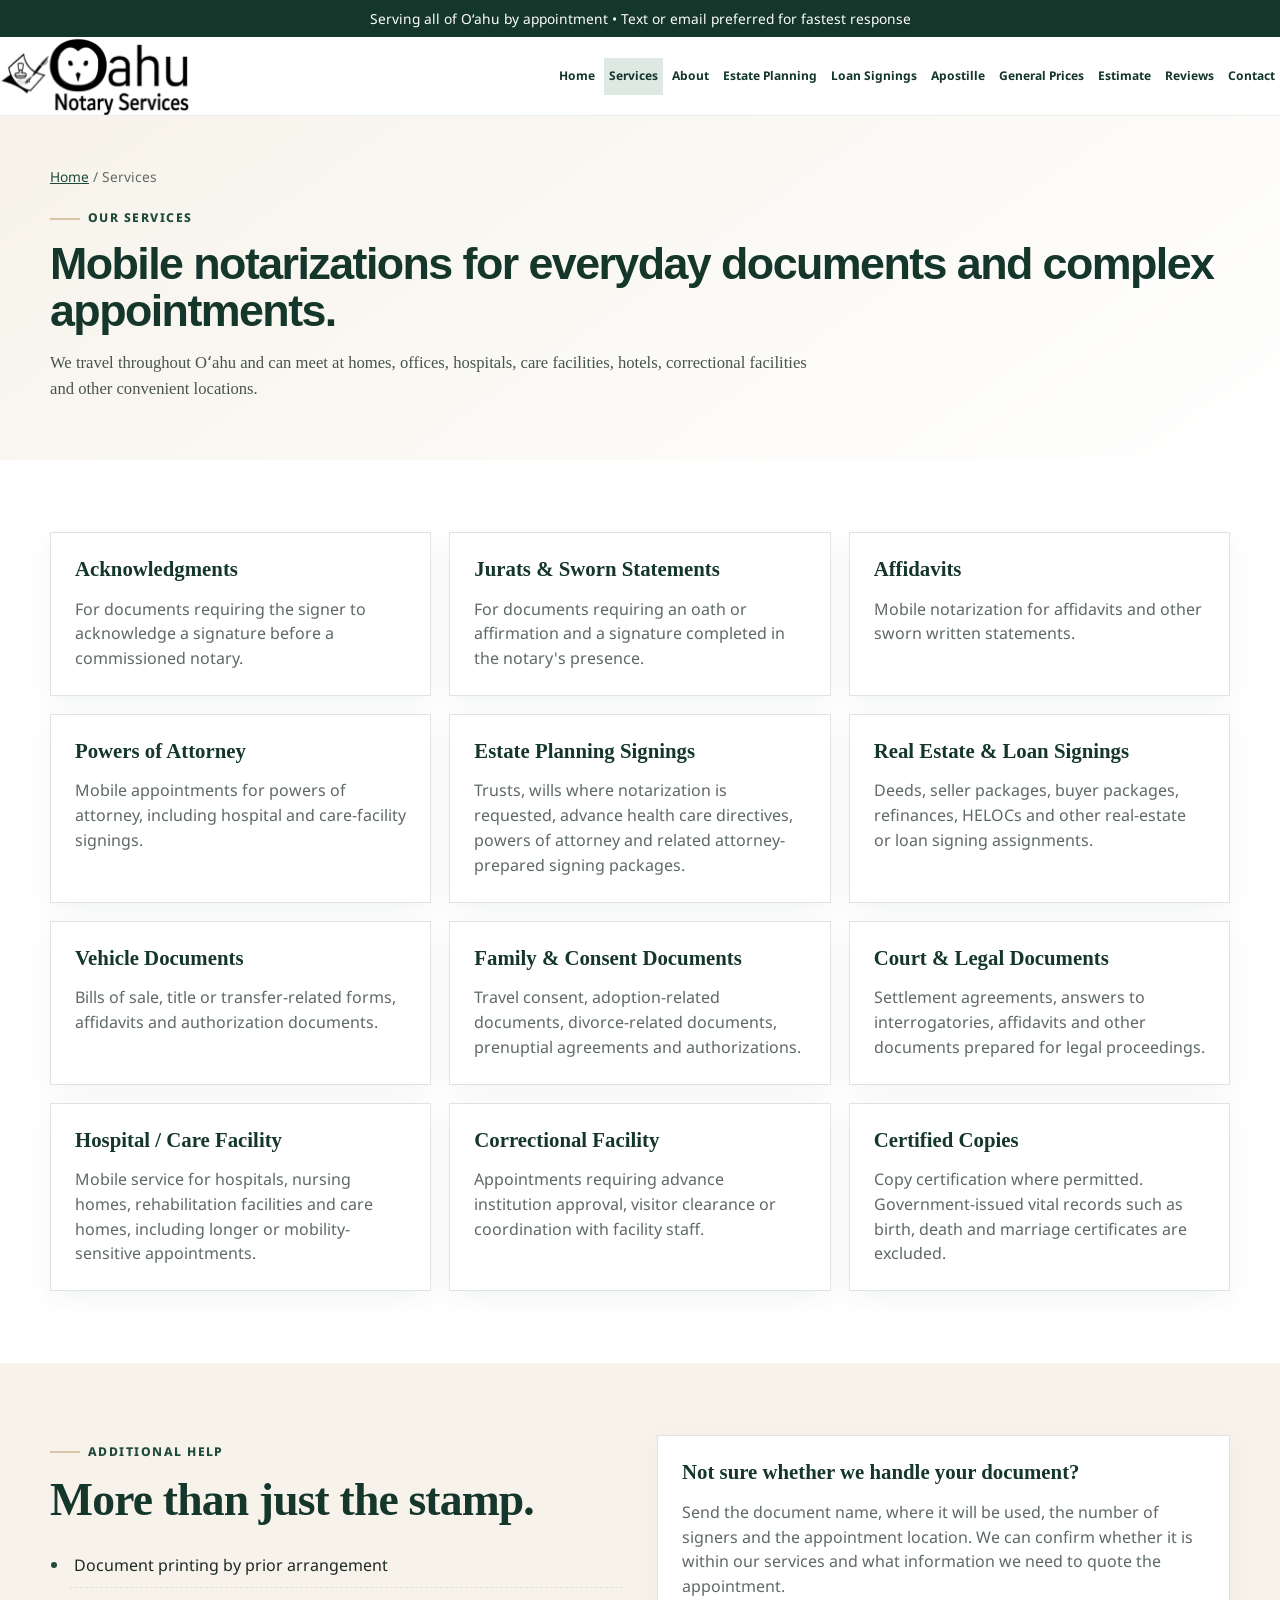
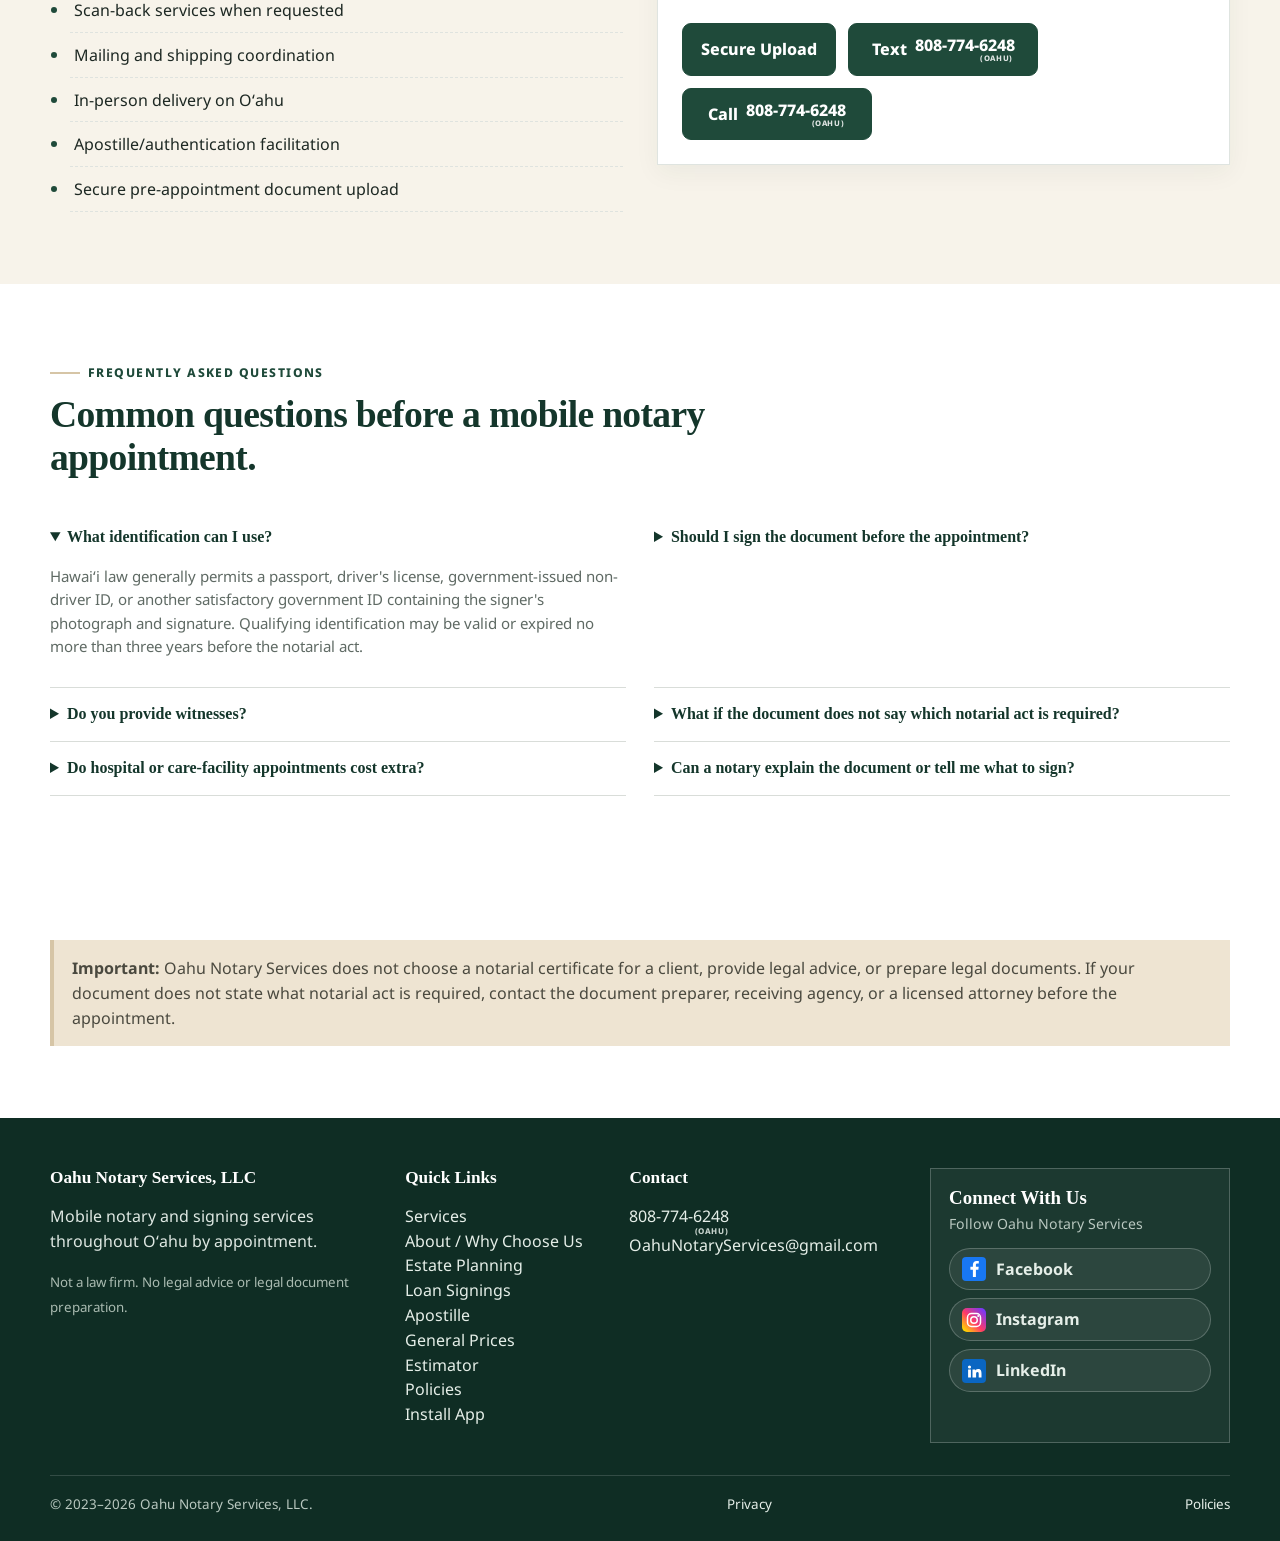
<file: services.html>
<!DOCTYPE html>

<html lang="en"><head><meta charset="utf-8"/><meta content="width=device-width,initial-scale=1" name="viewport"/>
<title>Mobile Notary Services | Oahu Notary Services</title><meta content="Mobile notary services across Oʻahu for general documents, estate planning, real estate, hospitals, care facilities and correctional facilities." name="description"/><link href="https://www.oahunotaryservices.com/services.html" rel="canonical"/><meta content="#1F4A3A" name="theme-color"/>
<link href="favicon.ico?v=20261013d" rel="icon" sizes="any"/>
<link href="assets/img/favicon-32.png?v=20261013d" rel="icon" sizes="32x32" type="image/png"/>
<link href="assets/img/favicon-16.png?v=20261013d" rel="icon" sizes="16x16" type="image/png"/>
<link href="assets/img/apple-touch-icon.png?v=20261013d" rel="apple-touch-icon" sizes="180x180"/>
<link href="manifest.webmanifest?v=20261013d" rel="manifest"/>
<meta content="Oahu Notary Services" name="application-name"/>
<meta content="Oahu Notary Services" name="apple-mobile-web-app-title"/>
<meta content="#1F4A3A" name="msapplication-TileColor"/>
<meta content="assets/img/ons-brand-icon-192.png?v=20261013d" name="msapplication-TileImage"/>
<meta content="yes" name="mobile-web-app-capable"/>
<meta content="yes" name="apple-mobile-web-app-capable"/>
<meta content="black-translucent" name="apple-mobile-web-app-status-bar-style"/>
<link href="assets/css/styles-v518.css?v=20261013d" rel="stylesheet"/></head><body><a class="skip-link" href="#main">Skip to content</a>
<div class="topbar">Serving all of Oʻahu by appointment • Text or email preferred for fastest response</div>
<header class="site-header">
<div class="container nav">
<a aria-label="Oahu Notary Services home" class="brand" href="index.html"><img alt="Oahu Notary Services" src="assets/img/oahu-notary-logo.png?v=20261013d"/></a>
<button aria-controls="mainNav" aria-expanded="false" class="menu-toggle" type="button">Menu</button>
<nav aria-label="Main navigation" class="nav-links" id="mainNav"><a href="index.html">Home</a><a class="active" href="services.html">Services</a><a href="about.html">About</a><a href="estate.html">Estate Planning</a><a href="loan-signings.html">Loan Signings</a><a href="apostille.html">Apostille</a><a href="pricing.html">General Prices</a><a href="estimate.html">Estimate</a><a href="reviews.html">Reviews</a><a href="contact.html">Contact</a></nav>
</div>
</header>
<main id="main"><section class="page-hero"><div class="container"><div class="breadcrumb"><a href="index.html">Home</a> / Services</div><span class="eyebrow">Our Services</span><h1>Mobile notarizations for everyday documents and complex appointments.</h1><p class="lede">We travel throughout Oʻahu and can meet at homes, offices, hospitals, care facilities, hotels, correctional facilities and other convenient locations.</p></div></section>
<section class="section"><div class="container"><div class="grid-3">
<article class="card"><h3>Acknowledgments</h3><p>For documents requiring the signer to acknowledge a signature before a commissioned notary.</p></article>
<article class="card"><h3>Jurats &amp; Sworn Statements</h3><p>For documents requiring an oath or affirmation and a signature completed in the notary's presence.</p></article>
<article class="card"><h3>Affidavits</h3><p>Mobile notarization for affidavits and other sworn written statements.</p></article>
<article class="card"><h3>Powers of Attorney</h3><p>Mobile appointments for powers of attorney, including hospital and care-facility signings.</p></article>
<a class="card card-link" href="estate.html"><h3>Estate Planning Signings</h3><p>Trusts, wills where notarization is requested, advance health care directives, powers of attorney and related attorney-prepared signing packages.</p></a>
<a class="card card-link" href="loan-signings.html"><h3>Real Estate &amp; Loan Signings</h3><p>Deeds, seller packages, buyer packages, refinances, HELOCs and other real-estate or loan signing assignments.</p></a>
<article class="card"><h3>Vehicle Documents</h3><p>Bills of sale, title or transfer-related forms, affidavits and authorization documents.</p></article>
<article class="card"><h3>Family &amp; Consent Documents</h3><p>Travel consent, adoption-related documents, divorce-related documents, prenuptial agreements and authorizations.</p></article>
<article class="card"><h3>Court &amp; Legal Documents</h3><p>Settlement agreements, answers to interrogatories, affidavits and other documents prepared for legal proceedings.</p></article>
<article class="card"><h3>Hospital / Care Facility</h3><p>Mobile service for hospitals, nursing homes, rehabilitation facilities and care homes, including longer or mobility-sensitive appointments.</p></article>
<article class="card"><h3>Correctional Facility</h3><p>Appointments requiring advance institution approval, visitor clearance or coordination with facility staff.</p></article>
<article class="card"><h3>Certified Copies</h3><p>Copy certification where permitted. Government-issued vital records such as birth, death and marriage certificates are excluded.</p></article>
</div></div></section>
<section class="section alt"><div class="container two-col"><div><span class="eyebrow">Additional Help</span><h2>More than just the stamp.</h2><ul class="list-clean"><li>Document printing by prior arrangement</li><li>Scan-back services when requested</li><li>Mailing and shipping coordination</li><li>In-person delivery on Oʻahu</li><li>Apostille/authentication facilitation</li><li>Secure pre-appointment document upload</li></ul></div><div class="card"><h3>Not sure whether we handle your document?</h3><p>Send the document name, where it will be used, the number of signers and the appointment location. We can confirm whether it is within our services and what information we need to quote the appointment.</p><div class="button-row contact-actions"><a class="btn btn-upload" data-upload-link="" rel="noopener" target="_blank">Secure Upload</a><a class="btn btn-contact" data-text-link="">Text</a><a class="btn btn-contact" data-phone-link="">Call</a></div></div></div></section>
<section class="section"><div class="container"><div class="section-head"><span class="eyebrow">Frequently Asked Questions</span><h2 class="compact-heading">Common questions before a mobile notary appointment.</h2></div><div class="accordion faq-grid"><details open=""><summary>What identification can I use?</summary><p>Hawaiʻi law generally permits a passport, driver's license, government-issued non-driver ID, or another satisfactory government ID containing the signer's photograph and signature. Qualifying identification may be valid or expired no more than three years before the notarial act.</p></details><details><summary>Should I sign the document before the appointment?</summary><p>Usually, wait if the signature must be witnessed by the notary. If the document requires only an acknowledgment, a prior signature may sometimes be acknowledged before the notary. When in doubt, leave the signature blank until the appointment.</p></details><details><summary>Do you provide witnesses?</summary><p>Clients are encouraged to provide their own qualified witness(es) whenever possible. If you cannot provide a required witness, ask about availability before scheduling. Oahu Notary Services may be able to arrange <strong>one witness for +$25</strong> by advance request, subject to availability and the document's witness requirements. Witness availability is not guaranteed, so please confirm the required number and qualifications with the document preparer or receiving agency.</p></details><details><summary>What if the document does not say which notarial act is required?</summary><p>We cannot choose the notarial act for you. Contact the document preparer, receiving agency, or a licensed attorney and ask whether an acknowledgment, jurat, or another act is required.</p></details><details><summary>Do hospital or care-facility appointments cost extra?</summary><p>No special hospital or health-care facility surcharge is added. Standard mobile pricing applies unless the appointment is a full estate-planning signing or another service with separate pricing.</p></details><details><summary>Can a notary explain the document or tell me what to sign?</summary><p>No. A notary verifies identity and performs the requested notarial act. Oahu Notary Services does not provide legal advice, choose legal provisions, or explain the legal effect of documents.</p></details></div></div></section><section class="section"><div class="container"><div class="notice"><strong>Important:</strong> Oahu Notary Services does not choose a notarial certificate for a client, provide legal advice, or prepare legal documents. If your document does not state what notarial act is required, contact the document preparer, receiving agency, or a licensed attorney before the appointment.</div></div></section>
</main><footer class="footer"><div class="container"><div class="footer-grid">
<div class="footer-brand"><h3>Oahu Notary Services, LLC</h3><p>Mobile notary and signing services throughout Oʻahu by appointment.</p><small>Not a law firm. No legal advice or legal document preparation.</small></div>
<div><h3>Quick Links</h3><p><a href="services.html">Services</a><br/><a href="about.html">About / Why Choose Us</a><br/><a href="estate.html">Estate Planning</a><br/><a href="loan-signings.html">Loan Signings</a><br/><a href="apostille.html">Apostille</a><br/><a href="pricing.html">General Prices</a><br/><a href="estimate.html">Estimator</a><br/><a href="policies.html">Policies</a><br/><a href="index.html#install-app">Install App</a></p></div>
<div class="footer-contact"><h3>Contact</h3><p><a data-phone-link="">808-774-6248</a><br/><a data-email-link="">OahuNotaryServices@gmail.com</a></p></div>
<div class="footer-connect"><h3 class="connect-title">Connect With Us</h3><p class="connect-copy">Follow Oahu Notary Services</p><div class="social-links"><a class="social-link" href="https://www.facebook.com/OahuNotaryServices" rel="noopener" target="_blank"><img alt="" src="assets/img/social-facebook.svg?v=20261013d"/>Facebook</a><a class="social-link" href="https://www.instagram.com/OahuNotaryServices" rel="noopener" target="_blank"><img alt="" src="assets/img/social-instagram.svg?v=20261013d"/>Instagram</a><a class="social-link" href="https://www.linkedin.com/company/oahunotaryservices/" rel="noopener" target="_blank"><img alt="" src="assets/img/social-linkedin.svg?v=20261013d"/>LinkedIn</a></div></div>
</div><div class="footer-bottom"><span>© 2023–<span data-year="">2026</span> Oahu Notary Services, LLC.</span><a href="privacy.html">Privacy</a><a href="policies.html">Policies</a></div></div></footer>
<script src="assets/js/site-v518.js?v=20261013d"></script></body></html>
</file>
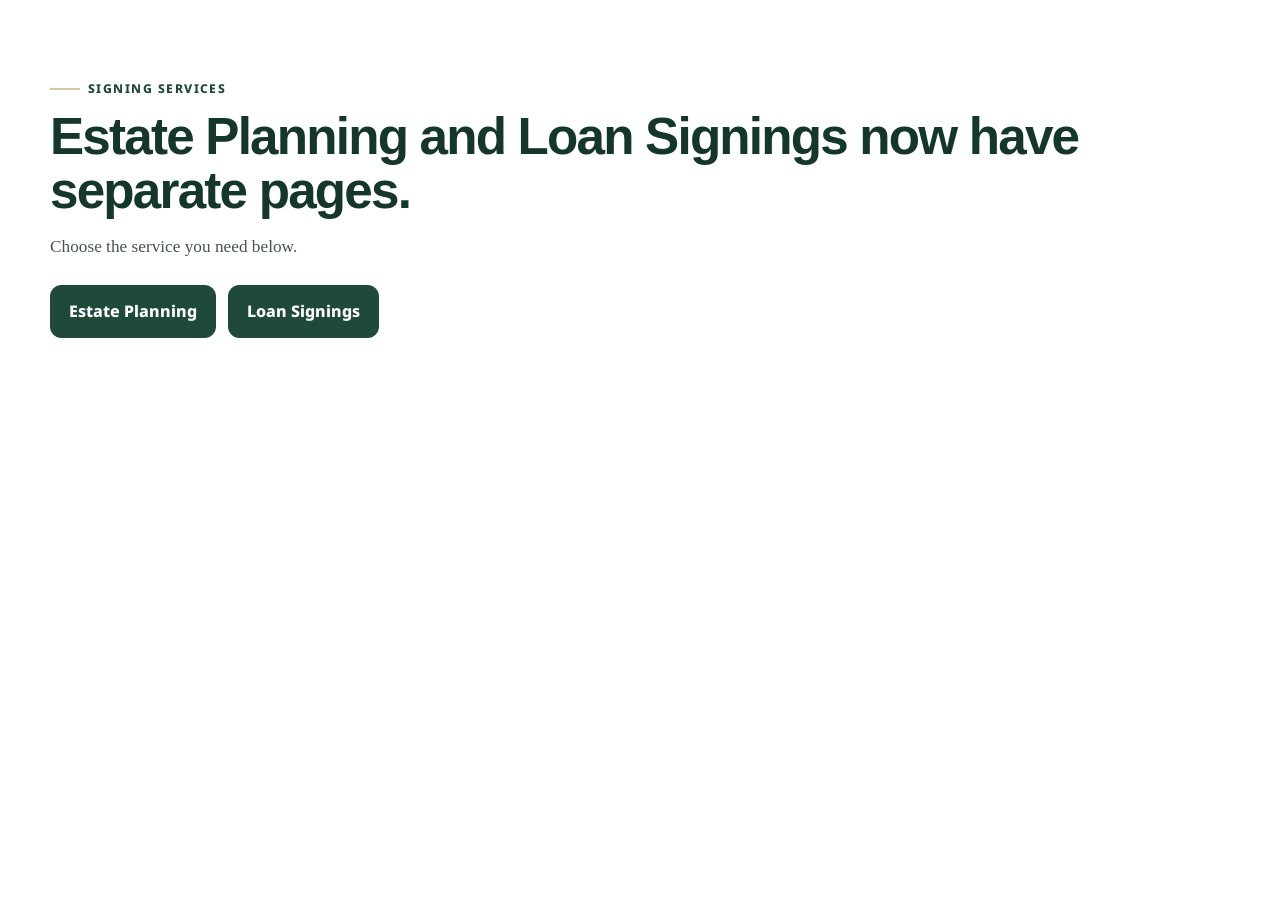
<file: signings.html>
<!DOCTYPE html>

<html lang="en"><head><meta charset="utf-8"/><meta content="width=device-width,initial-scale=1" name="viewport"/><title>Signing Services | Oahu Notary Services</title><meta content="noindex" name="robots"/><meta content="#1F4A3A" name="theme-color"/><link href="favicon.ico?v=20261013d" rel="icon" sizes="any"/>
<link href="assets/img/favicon-32.png?v=20261013d" rel="icon" sizes="32x32" type="image/png"/>
<link href="assets/img/favicon-16.png?v=20261013d" rel="icon" sizes="16x16" type="image/png"/>
<link href="assets/img/apple-touch-icon.png?v=20261013d" rel="apple-touch-icon" sizes="180x180"/>
<link href="manifest.webmanifest?v=20261013d" rel="manifest"/>
<meta content="Oahu Notary Services" name="application-name"/>
<meta content="Oahu Notary Services" name="apple-mobile-web-app-title"/>
<meta content="#1F4A3A" name="msapplication-TileColor"/>
<meta content="assets/img/ons-brand-icon-192.png?v=20261013d" name="msapplication-TileImage"/>
<meta content="yes" name="mobile-web-app-capable"/>
<meta content="yes" name="apple-mobile-web-app-capable"/>
<meta content="black-translucent" name="apple-mobile-web-app-status-bar-style"/>
<link href="assets/css/styles-v518.css?v=20261013d" rel="stylesheet"/></head><body><main class="section"><div class="container"><span class="eyebrow">Signing Services</span><h1>Estate Planning and Loan Signings now have separate pages.</h1><p class="lede">Choose the service you need below.</p><div class="button-row"><a class="btn btn-general" href="estate.html">Estate Planning</a><a class="btn btn-general" href="loan-signings.html">Loan Signings</a></div></div></main></body></html>
</file>
<file: assets/css/styles-v518.css>
@import url('https://fonts.googleapis.com/css2?family=Noto+Sans:ital,wght@0,400;0,500;0,600;0,700;0,800;1,400;1,600&display=swap');

/* Requested brand typography. Nexa Pro Text and Utopia are referenced as local fonts.
   If licensed webfont files are later added, point @font-face src URLs to those files. */
@font-face{
  font-family:'Nexa Pro Text';
  src:local('Nexa Pro Text'),local('NexaProText-Regular'),local('Nexa Pro');
  font-style:normal;
  font-weight:400 900;
  font-display:swap;
}
@font-face{
  font-family:'Utopia';
  src:local('Utopia'),local('Utopia Std'),local('UtopiaStd-Regular');
  font-style:normal;
  font-weight:400;
  font-display:swap;
}
@font-face{
  font-family:'Utopia';
  src:local('Utopia Bold'),local('Utopia Std Bold'),local('UtopiaStd-Bold');
  font-style:normal;
  font-weight:700;
  font-display:swap;
}

:root{
  --green:#1f4a3a;
  --green-dark:#14362b;
  --green-soft:#dfe9e3;
  --cream:#f7f3ea;
  --sand:#d6c5a6;
  --sand-light:#eee4d2;
  --white:#ffffff;
  --ink:#1d2823;
  --muted:#5f6a64;
  --line:#d9ddd9;
  --shadow:0 18px 45px rgba(24,53,42,.12);
  --radius:0;
  --max:1180px;
  --font-title:'Nexa Pro Text','Avenir Next','Century Gothic',Arial,sans-serif;
  --font-heading:'Utopia','Iowan Old Style','Palatino Linotype',Palatino,Georgia,serif;
  --font-body:'Noto Sans',Arial,Helvetica,sans-serif;
}
*{box-sizing:border-box}
html{scroll-behavior:smooth}
body{margin:0;font-family:var(--font-body);color:var(--ink);background:#fff;line-height:1.55}
img{max-width:100%;display:block}
a{color:inherit}
button,input,select,textarea{font:inherit}
.container{width:min(calc(100% - 36px),var(--max));margin-inline:auto}
.skip-link{position:absolute;left:-999px;top:0;background:#fff;color:#000;padding:10px;z-index:999}
.skip-link:focus{left:10px;top:10px}
.topbar{background:var(--green-dark);color:white;text-align:center;padding:8px 16px;font-size:.86rem}
.site-header{position:sticky;top:0;z-index:50;background:rgba(255,255,255,.97);border-bottom:1px solid rgba(31,74,58,.1);backdrop-filter:blur(12px)}
.nav{min-height:78px;display:flex;align-items:center;justify-content:space-between;gap:18px}
.brand{display:flex;align-items:center;gap:12px;text-decoration:none;min-width:190px}
.brand img{width:190px;height:auto;object-fit:contain}
.nav-links{display:flex;align-items:center;gap:4px}
.nav-links a{padding:9px 7px;border-radius:0;text-decoration:none;font-weight:700;font-size:.80rem;color:var(--green-dark)}
.nav-links a:hover,.nav-links a.active{background:var(--green-soft)}
.nav-cta{background:var(--green)!important;color:white!important}
.menu-toggle{display:none;border:1px solid var(--line);background:white;border-radius:0;padding:9px 11px;font-weight:700;color:var(--green-dark)}

.hero{background:linear-gradient(145deg,var(--cream),#fff 70%);overflow:hidden}
.hero-grid{display:grid;grid-template-columns:1.2fr .8fr;gap:48px;align-items:center;padding:66px 0 64px}
.eyebrow{display:inline-flex;gap:8px;align-items:center;text-transform:uppercase;letter-spacing:.12em;font-size:.76rem;font-weight:800;color:var(--green);margin-bottom:12px}
.eyebrow:before{content:'';width:30px;height:2px;background:var(--sand)}
h1{font-family:var(--font-title);font-size:clamp(2.05rem,4vw,3.55rem);line-height:1.04;color:var(--green-dark);margin:0 0 16px;letter-spacing:-.035em;font-weight:800}
h2,h3{font-family:var(--font-heading);line-height:1.13;color:var(--green-dark);margin:0 0 14px;font-weight:700}
h2{font-size:clamp(1.85rem,3.6vw,2.85rem);letter-spacing:-.018em}
h3{font-size:1.3rem}
.title-font{font-family:var(--font-title)!important;font-weight:800!important;letter-spacing:-.026em}
.compact-heading{font-size:clamp(1.65rem,3vw,2.35rem)!important}
.lede,.subheading{font-family:var(--font-heading);font-weight:400;font-size:1.08rem;color:#47544d;max-width:780px}
.hero .lede{font-size:1.06rem}
.section-head{max-width:800px;margin-bottom:32px}
.section-head p{color:var(--muted);font-size:1rem}
.section-head .subheading{font-size:1.02rem}

.hero-actions,.button-row{display:flex;flex-wrap:wrap;gap:12px;margin-top:24px}
.btn{display:inline-flex;align-items:center;justify-content:center;gap:8px;padding:13px 18px;border-radius:0;text-decoration:none;border:1px solid transparent;font-weight:800;cursor:pointer;transition:.18s ease}
.btn:hover{transform:translateY(-1px)}
.btn-primary{background:var(--green);color:white;box-shadow:0 9px 22px rgba(31,74,58,.2)}
.btn-secondary{background:white;border-color:#b8c6be;color:var(--green-dark)}
.btn-sand{background:var(--sand-light);color:var(--green-dark)}
.btn-outline-light{border-color:rgba(255,255,255,.55);color:white}
.text-link{color:var(--green);font-weight:800;text-decoration:underline;text-underline-offset:2px}
.trust-line{display:flex;flex-wrap:wrap;gap:16px 22px;margin-top:26px;color:#435048;font-size:.92rem}
.trust-line span:before{content:'•';font-weight:900;color:var(--green);margin-right:8px}
.hero-card{position:relative;background:var(--white);border:1px solid #e3e5e2;border-radius:0;box-shadow:var(--shadow);padding:18px}
.hero-card img{width:100%;height:350px;object-fit:cover;object-position:center;border-radius:0}
.hero-badge{position:absolute;left:-22px;bottom:30px;background:var(--green-dark);color:white;padding:16px 18px;border-radius:0;box-shadow:var(--shadow);max-width:250px;font-size:.92rem}
.hero-badge strong{display:block;font-family:var(--font-heading);font-size:1.08rem}

.section{padding:72px 0}
.section.alt{background:var(--cream)}
.grid-2{display:grid;grid-template-columns:repeat(2,1fr);gap:18px}
.grid-3{display:grid;grid-template-columns:repeat(3,1fr);gap:18px}
.grid-4{display:grid;grid-template-columns:repeat(4,1fr);gap:16px}
.card{background:white;border:1px solid #dfe4e0;border-radius:0;padding:24px;box-shadow:0 8px 24px rgba(20,54,43,.05)}
.card p{color:var(--muted);margin-bottom:0}
.service-card{min-height:180px}
.service-card h3{margin-bottom:10px}
.card-link{display:block;text-decoration:none}
.card-link:hover{border-color:#9fb4a8;box-shadow:0 12px 30px rgba(20,54,43,.09)}
.step-number{width:42px;height:42px;border:1px solid var(--green);display:grid;place-items:center;font-weight:800;color:var(--green-dark);margin-bottom:15px}
.guarantee{background:var(--green-dark);color:white;border-radius:0;padding:34px;display:grid;grid-template-columns:1fr auto;gap:28px;align-items:center}
.guarantee h2,.guarantee h3{color:white}
.guarantee p{margin-bottom:0;color:#e9f0ec}

.pricing-intro{display:grid;grid-template-columns:1.2fr .8fr;gap:18px;margin-bottom:28px}
.pricing-note{border:1px solid var(--line);background:var(--sand-light);padding:20px;border-radius:0}
.pricing-note strong{font-family:var(--font-heading);font-size:1.2rem;color:var(--green-dark)}
.price-grid{display:grid;grid-template-columns:repeat(5,1fr);gap:12px}
.price-pill{border:1px solid #d9dfda;border-radius:0;padding:18px;text-align:center;background:white}
.price-pill strong{font-family:var(--font-heading);color:var(--green-dark);font-size:1.62rem;display:block;margin-top:5px}
.price-pill small{display:block;color:var(--muted);margin-top:2px}
.price-key{display:flex;gap:18px;flex-wrap:wrap;margin-top:18px;color:var(--muted);font-size:.92rem}
.price-key strong{color:var(--green-dark)}
.map-wrap{background:white;border:1px solid #dfe4e0;border-radius:0;padding:24px;box-shadow:0 8px 24px rgba(20,54,43,.05)}
.service-map-img{width:100%;max-width:720px;margin:0 auto;object-fit:contain}
.map-caption{margin:14px 0 0;color:var(--muted);font-size:.88rem;text-align:center}
.two-col{display:grid;grid-template-columns:1fr 1fr;gap:34px;align-items:start}
.list-clean{list-style:disc;padding-left:1.25rem;margin:18px 0 0}
.list-clean li{padding:9px 0 9px 4px;border-bottom:1px dashed #dfe3df}
.list-clean li::marker{color:var(--green);font-size:1.05em}.list-clean li:before{content:none!important}
.notice{padding:16px 18px;border-radius:0;background:var(--sand-light);border-left:4px solid var(--sand);color:#4a493f}
.cta-band{background:linear-gradient(135deg,var(--green-dark),var(--green));color:white;padding:44px 0}
.cta-band h2{color:white}
.cta-band p{color:#e6efe9;max-width:720px}

.page-hero{padding:50px 0 42px;background:linear-gradient(145deg,var(--cream),#fff)}
.page-hero h1{font-size:clamp(1.95rem,3.5vw,3rem)}
.page-hero .lede{font-size:1.04rem}
.breadcrumb{font-size:.86rem;color:var(--muted);margin-bottom:14px}
.breadcrumb a{color:var(--green)}
.compact-page .page-hero{padding:42px 0 36px}
.compact-page .page-hero h1{font-size:clamp(1.85rem,3.2vw,2.75rem)}
.compact-page .lede{font-size:1rem}
.compact-page .section{padding:62px 0}
.compact-page .card{padding:20px}
.compact-page .card p,.compact-page .list-clean{font-size:.94rem}

.pricing-table{width:100%;border-collapse:collapse;border:1px solid var(--line);background:white}
.pricing-table th,.pricing-table td{text-align:left;padding:14px 15px;border-bottom:1px solid var(--line);border-right:1px solid var(--line)}
.pricing-table th:last-child,.pricing-table td:last-child{border-right:none}
.pricing-table th{background:var(--green-dark);color:white;font-family:var(--font-body);font-size:.9rem}
.pricing-table tr:last-child td{border-bottom:none}
.pricing-table td:not(:first-child){font-weight:700;color:var(--green-dark);white-space:nowrap}
.table-wrap{overflow-x:auto;border:1px solid var(--line)}
.table-wrap .pricing-table{border:0;min-width:760px}
.loan-formula{display:grid;grid-template-columns:repeat(3,1fr);gap:12px;margin:20px 0}
.formula-part{border:1px solid var(--line);padding:18px;background:white;text-align:center}
.formula-part strong{display:block;font-family:var(--font-heading);font-size:1.18rem;color:var(--green-dark)}
.formula-plus{font-weight:900;color:var(--green);align-self:center;text-align:center}

.accordion details{border-bottom:1px solid var(--line);padding:14px 0}
.accordion summary{cursor:pointer;font-weight:800;color:var(--green-dark);font-family:var(--font-heading)}
.accordion details p{color:var(--muted);font-size:.94rem}
.form-card{background:white;border:1px solid var(--line);border-radius:0;padding:28px;box-shadow:var(--shadow)}
.form-grid{display:grid;grid-template-columns:1fr 1fr;gap:16px}
.field{display:flex;flex-direction:column;gap:7px}
.field.full{grid-column:1/-1}
.field label{font-weight:800;color:var(--green-dark)}
.field input,.field select,.field textarea{width:100%;border:1px solid #bfc9c2;border-radius:0;padding:12px 13px;background:white;color:var(--ink)}
.field textarea{min-height:120px;resize:vertical}
.field small{color:var(--muted)}
.quote-layout{display:grid;grid-template-columns:1.25fr .75fr;gap:24px;align-items:start}
.quote-summary{position:sticky;top:104px;background:var(--green-dark);color:white;border-radius:0;overflow:hidden}
.quote-summary .inner{padding:26px}
.quote-summary h2{color:white;font-size:1.65rem}
.quote-total{font:700 clamp(2.4rem,5vw,3.8rem) var(--font-heading);margin:8px 0}
.quote-lines{margin-top:18px;border-top:1px solid rgba(255,255,255,.2);padding-top:12px}
.quote-line{display:flex;justify-content:space-between;gap:18px;padding:8px 0;color:#e9f0ec}
.quote-note{background:rgba(255,255,255,.08);padding:14px;border-radius:0;margin-top:16px;font-size:.88rem;color:#e9f0ec}
.review-placeholder{border:1px dashed #acb8b0;background:#fbfcfb;border-radius:0;padding:24px}

.footer{background:#0f2d24;color:#dfe8e3;padding:50px 0 26px}
.footer-grid{display:grid;grid-template-columns:1.3fr .8fr .8fr;gap:34px}
.footer h3{color:white;font-size:1.08rem}
.footer a{color:#e5eee8;text-decoration:none}
.footer a:hover{text-decoration:underline}
.footer small{color:#aabbb1}
.footer-bottom{border-top:1px solid rgba(255,255,255,.15);margin-top:32px;padding-top:18px;display:flex;justify-content:space-between;gap:18px;flex-wrap:wrap;font-size:.84rem;color:#b9c8c0}
.floating-actions{position:fixed;right:16px;bottom:16px;z-index:45;display:flex;flex-direction:column;gap:10px}
.floating-actions a{box-shadow:0 10px 30px rgba(0,0,0,.18)}
.kicker{font-size:.86rem;text-transform:uppercase;letter-spacing:.11em;color:var(--green);font-weight:800}
.policy-box{border-left:4px solid var(--green);padding:4px 0 4px 18px;margin:18px 0}
.policy-box h3{margin-bottom:6px}
.service-tag{display:inline-block;background:var(--green-soft);color:var(--green-dark);padding:6px 10px;border-radius:0;font-size:.8rem;font-weight:800;margin:3px}
.muted{color:var(--muted)}
.small{font-size:.9rem}

@media(max-width:1060px){
  .nav-links a{padding:9px 8px;font-size:.82rem}
  .brand img{width:175px}
}
@media(max-width:960px){
  .nav-links{display:none;position:absolute;left:18px;right:18px;top:86px;background:white;box-shadow:var(--shadow);border:1px solid var(--line);border-radius:0;padding:12px;flex-direction:column;align-items:stretch}
  .nav-links.open{display:flex}
  .nav-links a{border-radius:0}
  .menu-toggle{display:block}
  .hero-grid,.two-col,.quote-layout,.pricing-intro{grid-template-columns:1fr}
  .hero-card{max-width:620px}
  .hero-badge{left:16px}
  .grid-4{grid-template-columns:repeat(2,1fr)}
  .grid-3{grid-template-columns:1fr 1fr}
  .price-grid{grid-template-columns:repeat(2,1fr)}
  .quote-summary{position:static}
  .footer-grid{grid-template-columns:1fr 1fr}
  .loan-formula{grid-template-columns:1fr}
}
@media(max-width:640px){
  .container{width:min(calc(100% - 24px),var(--max))}
  .brand img{width:168px}
  .hero-grid{padding:44px 0 48px;gap:28px}
  .hero-card img{height:270px}
  .section{padding:56px 0}
  .grid-2,.grid-3,.grid-4,.price-grid,.form-grid,.footer-grid{grid-template-columns:1fr}
  .field.full{grid-column:auto}
  .guarantee{grid-template-columns:1fr;padding:26px}
  .pricing-table{font-size:.86rem}
  .pricing-table th,.pricing-table td{padding:11px 9px}
  .floating-actions{left:12px;right:12px;bottom:10px;flex-direction:row}
  .floating-actions .btn{flex:1;padding:11px 10px;font-size:.88rem}
  .footer{padding-bottom:88px}
}
@media(prefers-reduced-motion:reduce){*{scroll-behavior:auto!important;transition:none!important}}


/* 2026-08 site revisions */
.home-hero-photo{height:520px!important;object-fit:cover!important;object-position:center 50%!important;border-radius:0!important}
.hero-card{border-radius:0}
.home-price-grid{grid-template-columns:repeat(5,1fr)!important}
.map-legend{display:grid;grid-template-columns:repeat(5,1fr);gap:8px;margin-top:18px}
.map-legend-chip{display:block;text-align:center;padding:9px 6px;border:1px solid rgba(0,0,0,.12);font-weight:800;font-size:.86rem;line-height:1.1}
.map-legend-chip.north{background:#5d9fa8;color:#fff}
.map-legend-chip.central{background:#8069a6;color:#fff}
.map-legend-chip.east{background:#a95f55;color:#fff}
.map-legend-chip.west{background:#d39a4f;color:#2b2418}
.map-legend-chip.south{background:#78aa9b;color:#183d32}
.social-links{display:flex;gap:8px;flex-wrap:wrap;align-items:center;margin:0}
.connect-title{margin-top:18px!important;margin-bottom:7px!important}
.review-widget-shell{background:#fff;border:1px solid var(--line);padding:18px;min-height:180px;overflow:hidden}
.page-hero-photo-grid{display:grid;grid-template-columns:1fr .82fr;gap:38px;align-items:center}
.page-photo-card{background:#fff;border:1px solid var(--line);padding:12px;box-shadow:var(--shadow)}
.page-photo-card img{width:100%;aspect-ratio:16/10;object-fit:cover}
@media(max-width:1100px){.nav-links a{font-size:.76rem;padding:9px 5px}.brand img{width:175px}}
@media(max-width:960px){.home-price-grid{grid-template-columns:repeat(2,1fr)!important}.map-legend{grid-template-columns:repeat(3,1fr)}.page-hero-photo-grid{grid-template-columns:1fr}.page-photo-card{max-width:760px}}
@media(max-width:640px){.home-hero-photo{height:410px!important}.home-price-grid,.map-legend{grid-template-columns:1fr!important}}


/* Oahu Notary Services brand cleanup — 2026-08-23
   Square visual system throughout the site.
   The only intentionally rounded website buttons are text/call and secure-upload actions. */
:root{--radius:0}

/* Remove decorative rounded corners site-wide. */
*:not(svg):not(path){border-radius:0!important}

/* Preserve rounded corners only for the requested direct-action buttons. */
.btn[data-text-link],
.btn[data-phone-link],
.btn[data-upload-link],
#textEstimate{
  border-radius:9px!important;
}

/* Bullet points replace all decorative check marks. */
.trust-line span:before{
  content:'•'!important;
  color:var(--green)!important;
  font-weight:900!important;
  margin-right:8px!important;
}
.list-clean{
  list-style:disc!important;
  padding-left:1.25rem!important;
}
.list-clean li{
  padding-left:4px!important;
  position:static!important;
}
.list-clean li::marker{
  color:var(--green);
}
.list-clean li:before{
  content:none!important;
}

/* Keep the exact Oahu Notary brand palette visible in the installed web-app experience. */
html,body{background-color:var(--white)}
::selection{background:var(--green-soft);color:var(--green-dark)}
input,select,textarea,button{accent-color:var(--green)}


/* Branded installed-app launch treatment */
.ons-app-splash{
  position:fixed;
  inset:0;
  z-index:99999;
  display:grid;
  place-items:center;
  background:#f7f3ea;
  color:#1f4a3a;
  opacity:1;
  transition:opacity .32s ease;
}
.ons-app-splash.hide{opacity:0;pointer-events:none}
.ons-app-splash-inner{text-align:center;padding:28px}
.ons-app-splash img{
  width:112px;
  height:112px;
  display:block;
  margin:0 auto 22px;
  object-fit:contain;
}
.ons-app-splash-name{
  font-family:var(--font-title);
  font-size:clamp(1.65rem,6vw,2.25rem);
  font-weight:800;
  letter-spacing:.01em;
  line-height:1.05;
}
.ons-app-splash-tagline{
  margin-top:10px;
  font-family:var(--font-body);
  font-size:.9rem;
  color:#5f6c65;
  letter-spacing:.03em;
}
@media(prefers-reduced-motion:reduce){.ons-app-splash{transition:none}}


/* Oahu Notary Services refinements — 2026-08-23e */
/* All clickable buttons are intentionally rounded; content cards and fields stay square. */
.btn,
button,
.menu-toggle,
.footer-upload-btn,
.social-link{
  border-radius:999px!important;
}

/* Memory aid: 6248 = OAHU on a phone keypad. Keep all ten digits on one baseline. */
.phone-memory{
  display:inline-grid;
  grid-template-columns:auto auto;
  align-items:baseline;
  white-space:nowrap;
  font-variant-numeric:tabular-nums;
  line-height:1;
  padding-bottom:.58em;
}
.phone-prefix{
  display:inline-block;
  line-height:1;
}
.phone-last4{
  display:inline-block;
  position:relative;
  line-height:1;
}
.phone-oahu{
  position:absolute;
  top:calc(100% + 3px);
  left:50%;
  transform:translateX(-50%);
  white-space:nowrap;
  font-family:var(--font-body);
  font-size:.50em;
  font-weight:800;
  letter-spacing:.07em;
  line-height:1;
  opacity:.86;
}
.btn .phone-memory{padding-bottom:.54em}
.btn .phone-oahu{font-size:.48em;top:calc(100% + 2px)}
.quick-phone-number .phone-memory{font-size:1em;padding-bottom:.62em}

/* Make Connect With Us a distinct footer destination. */
.footer-grid{grid-template-columns:1.2fr .72fr 1fr 1.1fr;gap:28px}
.footer-contact .footer-upload-btn{
  display:inline-flex;
  margin-top:8px;
  padding:10px 14px;
  background:var(--sand-light);
  color:var(--green-dark);
  border:1px solid rgba(255,255,255,.22);
  font-size:.86rem;
}
.footer-connect{
  padding:18px;
  border:1px solid rgba(255,255,255,.22);
  background:rgba(255,255,255,.055);
}
.footer-connect .connect-title{margin:0 0 4px!important;font-size:1.18rem}
.connect-copy{margin:0 0 13px;color:#b9c8c0;font-size:.88rem}
.social-links{display:grid;gap:8px;margin:0}
.social-link{
  display:flex;
  align-items:center;
  gap:10px;
  width:100%;
  padding:8px 12px;
  border:1px solid rgba(255,255,255,.22);
  background:rgba(255,255,255,.07);
  font-weight:700;
  text-decoration:none!important;
}
.social-link:hover{background:rgba(255,255,255,.13);transform:translateY(-1px)}
.social-link img{width:24px;height:24px;flex:0 0 24px}

/* Reviews: compact share section with Leave a Review immediately below the heading. */
.review-share{max-width:760px}
.review-leave-card{margin-top:8px}

@media(max-width:960px){
  .footer-grid{grid-template-columns:1fr 1fr}
}
@media(max-width:640px){
  .footer-grid{grid-template-columns:1fr}
  .social-links{grid-template-columns:1fr}
}


/* Permanent app-install area — visitors can install without waiting for a browser banner. */
.app-install-section{padding-top:42px;padding-bottom:42px;background:var(--cream)}
.app-install-card{
  display:grid;
  grid-template-columns:150px 1fr;
  gap:30px;
  align-items:center;
  padding:28px;
  border:1px solid var(--line);
  background:#fff;
  box-shadow:0 8px 24px rgba(20,54,43,.05);
}
.app-install-brand{
  display:grid;
  place-items:center;
  padding:14px;
  border:1px solid var(--line);
  background:var(--sand-light);
}
.app-install-brand img{width:118px;height:118px;display:block;object-fit:contain}
.app-install-copy h2{margin-top:5px;margin-bottom:10px}
.app-install-copy>p{max-width:790px;color:var(--muted)}
.app-install-benefits{
  display:flex;
  flex-wrap:wrap;
  gap:8px 22px;
  margin:16px 0 0;
  padding-left:1.2rem;
  color:#435048;
  font-size:.92rem;
}
.app-install-benefits li::marker{color:var(--green)}
.app-install-status{margin:10px 0 0;color:var(--green-dark);font-weight:700;font-size:.9rem;min-height:1.35em}
.app-install-help{
  margin-top:12px;
  padding:14px 16px;
  border:1px solid var(--line);
  background:var(--sand-light);
  color:#424b46;
  font-size:.92rem;
}
.app-install-help[hidden]{display:none}
[data-install-app]:disabled{opacity:.68;cursor:default;transform:none!important}
@media(max-width:700px){
  .app-install-card{grid-template-columns:1fr;padding:22px}
  .app-install-brand{width:148px;margin:0 auto}
  .app-install-copy{text-align:left}
  .app-install-benefits{display:block}
  .app-install-benefits li{margin:7px 0}
}

/* Header/logo visibility + mobile overflow correction — v4.6 */
html,body{max-width:100%;overflow-x:hidden}
.topbar{white-space:normal;overflow-wrap:anywhere}
.nav{width:100%;min-width:0}
.brand{min-width:0;flex:0 1 auto;max-width:260px}
.brand img{width:190px;max-width:100%;height:auto;object-fit:contain}
.hero-grid>*{min-width:0}
.hero-actions,.button-row{max-width:100%}
.hero-actions .btn,.button-row .btn{max-width:100%}
.phone-memory{max-width:100%}

@media(max-width:960px){
  .nav{gap:10px;min-height:72px}
  .brand{max-width:calc(100% - 112px)}
  .brand img{width:220px;max-width:100%}
  .menu-toggle{display:block;flex:0 0 auto}
}

@media(max-width:640px){
  .topbar{font-size:.78rem;line-height:1.35;padding:8px 12px}
  .brand{max-width:72%}
  .brand img{width:218px;max-width:100%}
  .hero h1{font-size:clamp(1.95rem,8.4vw,2.4rem)}
}


/* Trust, About, FAQ and policy additions — 2026-09-04 */
.process-card{position:relative;padding-top:62px}
.process-step{position:absolute;top:18px;left:22px;width:32px;height:32px;display:grid;place-items:center;border:1px solid var(--green);color:var(--green-dark);font-weight:800;font-family:var(--font-body)}
.about-preview-grid,.about-page-grid{display:grid;grid-template-columns:minmax(280px,.8fr) 1.2fr;gap:42px;align-items:center}
.about-preview-photo,.about-page-photo{border:1px solid var(--line);background:#fff;padding:10px}
.about-preview-photo img,.about-page-photo img{width:100%;height:auto;display:block;object-fit:cover}
.about-preview-photo img{aspect-ratio:1/1}
.trust-bullets{margin-top:14px}
.credential-grid{display:grid;grid-template-columns:repeat(2,1fr);gap:12px;margin-top:24px}
.credential-grid>div{border:1px solid var(--line);padding:16px;background:#fff}
.credential-grid strong{display:block;color:var(--green-dark);font-family:var(--font-heading);font-size:1.05rem}
.credential-grid span{display:block;color:var(--muted);font-size:.9rem;margin-top:4px}
.service-area-text{border-top:1px solid var(--line);margin-top:18px;padding-top:16px}
.service-area-text h3{font-size:1.05rem;margin-bottom:7px}
.service-area-text p{font-size:.88rem;color:var(--muted);margin:0}
.home-reviews{padding-top:58px;padding-bottom:58px}
.home-review-shell{border:1px solid var(--line);background:#fff;padding:18px;min-height:180px}
.faq-grid{display:grid;grid-template-columns:1fr 1fr;gap:0 28px}
.faq-grid details{break-inside:avoid}
.policy-summary-grid .card{min-height:220px}
.policy-callout{margin-top:18px;border:1px solid var(--line);background:#fff;padding:20px;display:flex;gap:20px;justify-content:space-between;align-items:center}
.policy-callout p{margin:0;max-width:780px;color:var(--muted)}
.policy-page{display:grid;gap:18px;max-width:930px}
.policy-block{border:1px solid var(--line);padding:26px;background:#fff}
.policy-block p:last-child{margin-bottom:0}
.policy-ack{margin-top:8px}
.checkbox-line{display:flex;gap:10px;align-items:flex-start;font-size:.92rem;color:var(--ink)}
.checkbox-line input{margin-top:4px;flex:0 0 auto}
.checkbox-line a{color:var(--green);font-weight:700}
.footer-bottom{gap:18px;flex-wrap:wrap}
@media(min-width:961px){
  .nav-links a{font-size:.75rem;padding-inline:5px}
}
@media(max-width:760px){
  .about-preview-grid,.about-page-grid{grid-template-columns:1fr;gap:24px}
  .about-preview-photo,.about-page-photo{max-width:470px}
  .credential-grid{grid-template-columns:1fr}
  .faq-grid{grid-template-columns:1fr}
  .policy-callout{align-items:flex-start;flex-direction:column}
}

/* V5.2 pricing emphasis */
.notarial-fee-highlight{border-left:4px solid var(--green);background:#f7f3ea}
.notarial-fee-highlight p{margin:.45rem 0 0;color:var(--muted)}

/* V5.5 competitive Town pricing */
.town-value-highlight{
  border-left:4px solid #1F4A3A;
  padding-left:18px;
}
.pricing-competitive-note{
  margin-top:22px;
}


/* V5.10 form, button and discounts cleanup */
:root{--sand-button:#b59663}
.btn{border-radius:0!important;box-shadow:none!important}
.btn:hover{transform:translateY(-1px)}
.btn-contact{background:var(--green)!important;border:1px solid var(--green)!important;color:#fff!important;border-radius:11px!important;box-shadow:none!important}
.btn-contact:hover{box-shadow:0 12px 22px rgba(20,54,43,.20)!important}
.btn-upload{background:var(--green)!important;border:1px solid var(--green)!important;color:#fff!important;border-radius:0!important;box-shadow:none!important}
.btn-upload:hover{box-shadow:0 12px 22px rgba(20,54,43,.20)!important}
.btn-estimate{background:var(--sand-button)!important;border:1px solid var(--sand-button)!important;color:#fff!important;border-radius:0!important;box-shadow:none!important}
.btn-estimate:hover{box-shadow:0 12px 22px rgba(20,54,43,.18)!important}
.button-row.contact-actions{align-items:center}
.checkbox-line,.checkbox-panel{display:flex!important;align-items:flex-start!important;gap:12px!important;width:100%!important;max-width:100%!important}
.checkbox-panel{padding:14px 16px;border:1px solid var(--line);background:#fbfcfa}
.checkbox-line input,.checkbox-panel input{flex:0 0 auto!important;width:18px!important;height:18px!important;margin:2px 0 0 0!important}
.checkbox-line span,.checkbox-panel span{display:block!important;flex:1 1 auto!important;max-width:none!important;min-width:0!important;color:var(--ink)!important;font-weight:700}
.checkbox-line small,.checkbox-panel small{display:block!important;margin-top:4px!important;color:var(--muted)!important;font-weight:400!important}
.checkbox-line a,.checkbox-panel a{color:var(--green)!important;font-weight:800!important}
.field.full .checkbox-panel,.field.full .checkbox-line{grid-column:1/-1}
.discounts-grid{display:grid;grid-template-columns:repeat(2, minmax(0,1fr));gap:18px;margin-top:18px}
.discount-card{border:1px solid var(--line);background:#fff;padding:22px;box-shadow:0 8px 24px rgba(20,54,43,.05)}
.discount-card h3{margin-bottom:8px}
.discount-card p{margin:0;color:var(--muted)}
.discount-rules{margin-top:18px}
.form-card .button-row,.quote-summary .button-row{align-items:center}
.footer-contact .btn{display:none!important}
@media(max-width:760px){.discounts-grid{grid-template-columns:1fr}}


/* V5.11 — one consistent button system across the entire site */
.btn{
  display:inline-flex!important;
  align-items:center!important;
  justify-content:center!important;
  gap:8px!important;
  font-weight:800!important;
  text-decoration:none!important;
  color:#fff!important;
  transition:transform .18s ease, box-shadow .18s ease, filter .18s ease!important;
  box-shadow:none!important;
}

/* General actions and contact actions: brand green, slightly rounded */
.btn-general,
.btn-contact{
  background:var(--green)!important;
  border:1px solid var(--green)!important;
  color:#fff!important;
  border-radius:11px!important;
}
.btn-general:hover,
.btn-contact:hover{
  box-shadow:0 12px 24px rgba(20,54,43,.22)!important;
  transform:translateY(-1px)!important;
}

/* Secure Upload: brand green, square */
.btn-upload{
  background:var(--green)!important;
  border:1px solid var(--green)!important;
  color:#fff!important;
  border-radius:0!important;
}
.btn-upload:hover{
  box-shadow:0 12px 24px rgba(20,54,43,.22)!important;
  transform:translateY(-1px)!important;
}

/* Estimate Fee: brand tan, square */
.btn-estimate{
  background:#b59663!important;
  border:1px solid #b59663!important;
  color:#fff!important;
  border-radius:0!important;
}
.btn-estimate:hover{
  box-shadow:0 12px 24px rgba(79,62,34,.20)!important;
  transform:translateY(-1px)!important;
}

.button-row.contact-actions{
  display:flex!important;
  flex-wrap:wrap!important;
  gap:12px!important;
  align-items:center!important;
}

/* Text and Call buttons show the actual number, so give them enough room. */
.button-row.contact-actions .btn-contact{
  min-width:190px;
}
.btn-contact .phone-memory{
  display:inline-grid!important;
  white-space:nowrap!important;
  color:#fff!important;
}
.btn-contact .phone-oahu{
  color:#fff!important;
}

/* Keep general button text white even in dark CTA sections. */
.cta-band .btn,
.guarantee .btn{
  color:#fff!important;
}

/* Mobile: stack big contact actions cleanly. */
@media(max-width:640px){
  .button-row.contact-actions{
    display:grid!important;
    grid-template-columns:1fr!important;
    width:100%!important;
  }
  .button-row.contact-actions .btn,
  .btn-contact{
    width:100%!important;
    min-width:0!important;
  }
}


/* V5.12 simplified estimator */
.simplified-estimator h2{margin-bottom:8px}
.quick-estimate-grid{margin-top:22px}
.quick-estimate-grid .field{gap:8px}
.quick-estimate-grid .field>label:not(.checkbox-panel){font-size:1rem}
.estimate-extras{
  border:1px solid var(--line);
  background:#fbfcfa;
}
.estimate-extras summary{
  cursor:pointer;
  padding:16px 18px;
  font-weight:800;
  color:var(--green-dark);
}
.estimate-extras[open] summary{border-bottom:1px solid var(--line)}
.optional-estimate-grid{
  display:grid;
  grid-template-columns:1fr 1fr;
  gap:16px;
  padding:18px;
}
.optional-estimate-grid .field.full{grid-column:1/-1}
.estate-estimate-note .notice{margin:0}
.simplified-estimator .checkbox-panel{
  padding:12px 14px;
}
@media(max-width:640px){
  .optional-estimate-grid{grid-template-columns:1fr}
  .optional-estimate-grid .field.full{grid-column:auto}
}


/* V5.13 service-page estimators */
.service-estimator-section{scroll-margin-top:100px}
.service-estimator-layout{
  display:grid;
  grid-template-columns:minmax(0,1.35fr) minmax(280px,.65fr);
  gap:24px;
  align-items:start;
}
.service-estimate-result{
  position:sticky;
  top:104px;
  background:var(--green-dark);
  color:#fff;
  padding:26px;
}
.service-estimate-result .kicker{color:var(--sand)}
.service-estimate-result h3{color:#fff}
.service-estimate-total{
  font:700 clamp(2.2rem,5vw,3.5rem) var(--font-heading);
  margin:8px 0 14px;
}
.service-estimate-lines{
  border-top:1px solid rgba(255,255,255,.2);
  padding-top:10px;
}
.service-estimate-lines .quote-line{
  color:#e9f0ec;
}
.service-estimate-result>p{
  margin:16px 0 0;
  color:#e9f0ec;
  font-size:.9rem;
}
.service-estimator-note{
  margin-top:16px;
  padding:14px 16px;
  background:var(--sand-light);
  border-left:4px solid var(--sand);
  color:#4a493f;
}
.apostille-summary-line{
  padding:9px 0;
  border-bottom:1px solid rgba(255,255,255,.14);
}
.apostille-summary-line span{
  display:block;
  color:#cddbd3;
  font-size:.78rem;
  text-transform:uppercase;
  letter-spacing:.05em;
}
.apostille-summary-line strong{
  display:block;
  margin-top:2px;
  color:#fff;
}
@media(max-width:960px){
  .service-estimator-layout{grid-template-columns:1fr}
  .service-estimate-result{position:static}
}


/* V5.14 — robust estimator results */
.estimate-highlight{
  position:sticky;
  top:104px;
  background:#fff!important;
  color:var(--ink)!important;
  border:2px solid var(--green)!important;
  box-shadow:0 16px 38px rgba(20,54,43,.14)!important;
  padding:26px!important;
}
.estimate-highlight .kicker{
  color:var(--green)!important;
}
.estimate-highlight h2,
.estimate-highlight h3{
  color:var(--green-dark)!important;
}
.estimate-highlight .quote-total,
.estimate-highlight .service-estimate-total{
  color:var(--green-dark)!important;
  font:700 clamp(2.6rem,6vw,4rem) var(--font-heading)!important;
  margin:8px 0 14px!important;
}
.estimate-highlight .quote-lines,
.estimate-highlight .service-estimate-lines{
  border-top:1px solid var(--line)!important;
  padding-top:10px!important;
}
.estimate-highlight .quote-line,
.estimate-highlight .estimate-line{
  display:flex;
  justify-content:space-between;
  gap:18px;
  padding:9px 0;
  color:var(--ink)!important;
  border-bottom:1px solid #edf0ed;
}
.estimate-highlight .quote-note,
.estimate-highlight>p{
  background:var(--sand-light)!important;
  color:#4a493f!important;
  border:0!important;
  margin-top:16px!important;
  padding:14px!important;
}
.estimate-highlight .apostille-summary-line{
  border-bottom:1px solid var(--line)!important;
}
.estimate-highlight .apostille-summary-line span{
  color:var(--muted)!important;
}
.estimate-highlight .apostille-summary-line strong{
  color:var(--green-dark)!important;
}
.apostille-start-price{
  display:grid;
  gap:4px;
  max-width:520px;
  margin:0 0 26px;
  padding:18px 20px;
  border:2px solid var(--green);
  background:#fff;
  box-shadow:0 10px 26px rgba(20,54,43,.08);
}
.apostille-start-price span{
  color:var(--green);
  font-weight:800;
  text-transform:uppercase;
  letter-spacing:.08em;
  font-size:.76rem;
}
.apostille-start-price strong{
  color:var(--green-dark);
  font:700 2rem var(--font-heading);
}
.apostille-start-price small{
  color:var(--muted);
}
@media(max-width:960px){
  .estimate-highlight{position:static}
}


/* V5.16 calculator reliability + pricing refresh */
[hidden]{display:none!important}

.estimate-highlight{
  border:3px solid var(--green)!important;
  background:#fff!important;
  box-shadow:0 18px 42px rgba(20,54,43,.16)!important;
  padding:0!important;
  overflow:hidden;
}
.estimate-highlight .kicker{
  display:block!important;
  margin:0!important;
  padding:12px 18px!important;
  background:var(--green)!important;
  color:#fff!important;
  letter-spacing:.10em!important;
}
.estimate-highlight h2{
  padding:18px 18px 0!important;
  margin-bottom:4px!important;
}
.estimate-highlight .quote-total,
.estimate-highlight .service-estimate-total{
  margin:0!important;
  padding:4px 18px 14px!important;
  font:700 clamp(2.8rem,7vw,4.4rem) var(--font-heading)!important;
  color:var(--green-dark)!important;
  background:var(--sand-light)!important;
}
.estimate-highlight .quote-lines,
.estimate-highlight .service-estimate-lines{
  padding:14px 18px 6px!important;
  border-top:0!important;
}
.estimate-highlight .estimate-line,
.estimate-highlight .quote-line{
  display:flex!important;
  justify-content:space-between!important;
  gap:16px!important;
  padding:9px 0!important;
  border-bottom:1px solid var(--line)!important;
  color:var(--ink)!important;
}
.estimate-highlight .quote-note,
.estimate-highlight>p{
  margin:12px 18px 18px!important;
  padding:13px 14px!important;
  background:#f7f3ea!important;
  color:#4a493f!important;
}
@media(max-width:1100px){
  .service-estimator-layout,
  .quote-layout{
    grid-template-columns:1fr!important;
  }
  .estimate-highlight{
    position:static!important;
  }
}


/* V5.17 — discounts moved directly above ZIP-code service map */
.pricing-discount-block{
  margin:30px 0 24px;
  padding:24px;
  border:2px solid var(--sand);
  background:#fbf7ef;
  box-shadow:0 10px 28px rgba(20,54,43,.07);
}
.pricing-discount-block .section-head{
  margin-bottom:18px;
}
.pricing-discount-block .section-head h2{
  margin-bottom:8px;
}
.pricing-discount-block .section-head p{
  margin-bottom:0;
}
.pricing-discount-block .discounts-grid{
  margin-top:0;
}
.pricing-discount-block .discount-card{
  background:#fff;
  border:1px solid #ded7c9;
}
.pricing-discount-block .discount-rules{
  margin-top:18px;
}
.discount-mention-note{
  margin:12px 0 0;
  font-weight:800;
  color:var(--green-dark);
}
@media(max-width:760px){
  .pricing-discount-block{
    padding:18px;
    margin:24px 0 20px;
  }
}

/* V5.18 */
[hidden]{display:none!important}


/* V5.20 About-page personal note */
.about-personal-note{
  margin-top:28px;
  padding:28px 30px;
  border-left:5px solid var(--sand);
  background:#fbf8f1;
}
.about-personal-note .compact-heading{margin-top:7px;margin-bottom:12px}
.about-personal-note p:last-child{margin-bottom:0}
@media(max-width:640px){.about-personal-note{padding:22px 20px}}

/* V5.25 authentic About-page work photo */
.about-work-note-grid{
  display:grid;
  grid-template-columns:minmax(280px,.85fr) minmax(0,1.15fr);
  gap:28px;
  align-items:stretch;
  margin-top:28px;
}
.about-work-photo{margin:0;border:1px solid var(--line);background:#fff;overflow:hidden}
.about-work-photo img{width:100%;height:100%;min-height:440px;object-fit:cover;object-position:center}
.about-work-photo figcaption{padding:10px 14px;color:var(--muted);font-size:.82rem;background:#fff}
.about-work-note-grid .about-personal-note{margin-top:0;height:100%}
@media(max-width:820px){
  .about-work-note-grid{grid-template-columns:1fr}
  .about-work-photo img{height:auto;min-height:0}
}
</file>
<file: assets/notary-reviews/reviews.css>
[data-notary-reviews]{color:var(--green,#1f4a3a);font-family:inherit;min-width:0}
[data-notary-reviews] p{margin:0 0 14px}
[data-notary-reviews] a{color:inherit;text-decoration:underline;text-underline-offset:3px;overflow-wrap:anywhere}
[data-notary-reviews] a:focus-visible{outline:2px solid #1f4a3a;outline-offset:4px}
[data-notary-reviews] .google-review-grid{display:grid;grid-template-columns:repeat(2,minmax(0,1fr));gap:18px;margin:22px 0}
[data-notary-reviews] article{padding:22px;background:#faf8f4;border:1px solid #e4ddcf;min-width:0}
[data-notary-reviews] .review-author{display:flex;align-items:center;gap:12px;margin-bottom:14px;font-weight:700}
[data-notary-reviews] .review-author img{width:40px;height:40px;object-fit:cover;flex-shrink:0}
[data-notary-reviews] .review-text{white-space:pre-wrap;overflow-wrap:anywhere;color:#252525}
[data-notary-reviews] .review-actions{display:flex;flex-wrap:wrap;gap:12px 24px;margin:20px 0}
[data-notary-reviews] .review-footer{display:flex;margin:16px 0 6px}
[data-notary-reviews] .google-attribution{font-family:Roboto,Arial,sans-serif;font-size:14px;font-weight:400;font-style:normal;letter-spacing:normal;white-space:nowrap;color:#1f1f1f}
@media(max-width:640px){[data-notary-reviews] .google-review-grid{grid-template-columns:1fr}[data-notary-reviews] article{padding:18px}}
</file>
